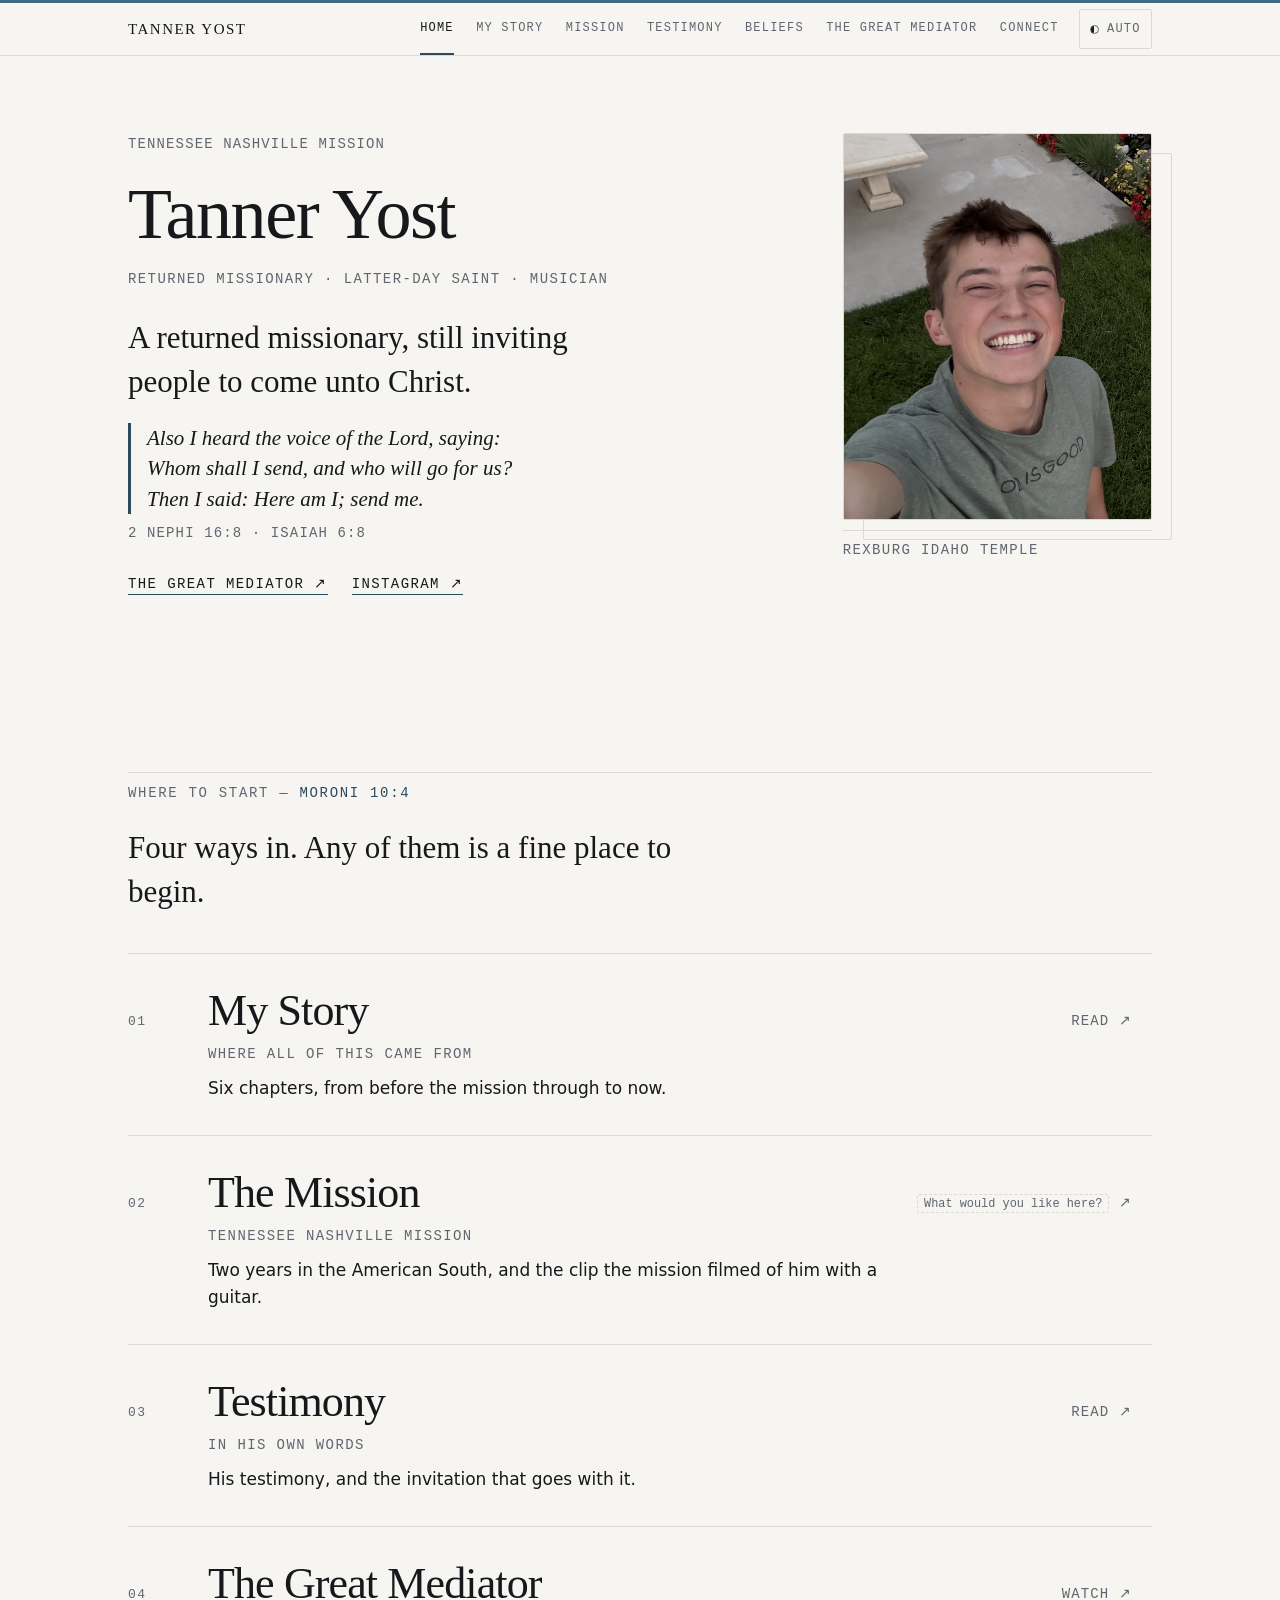
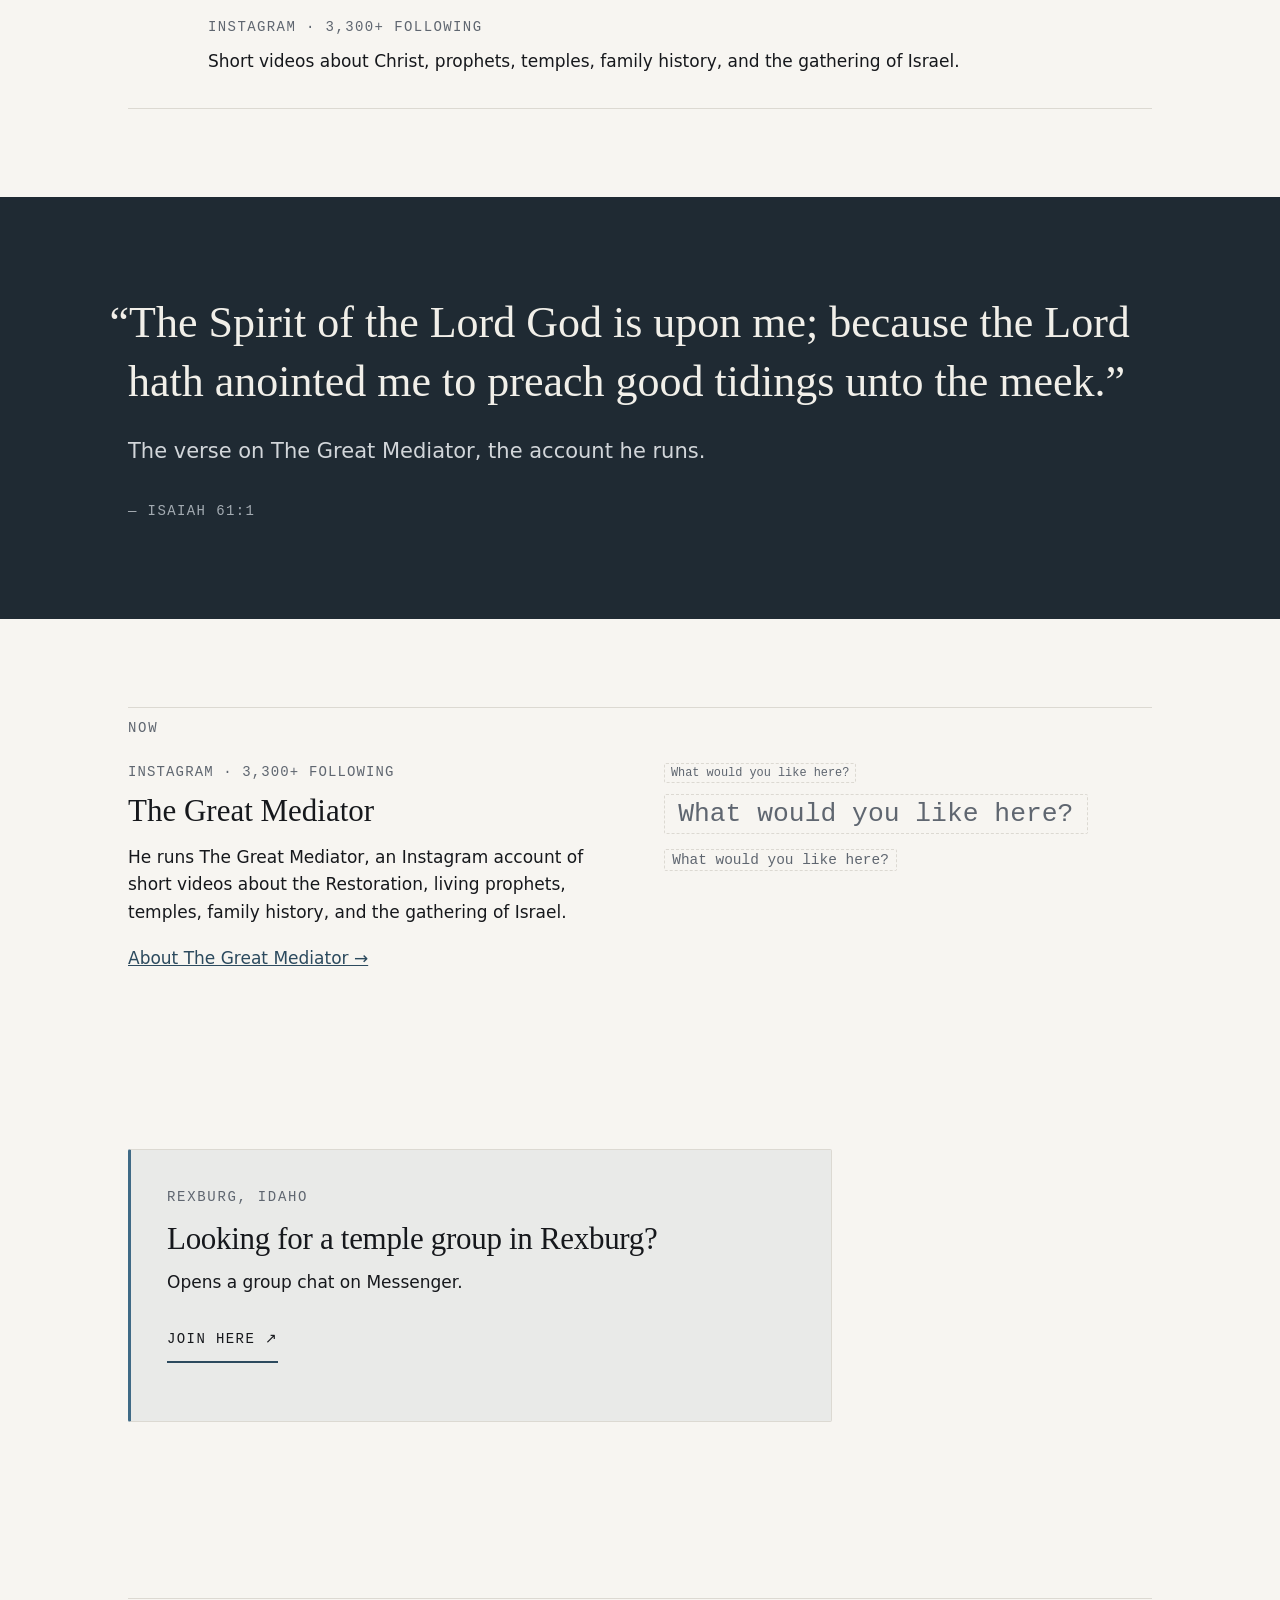
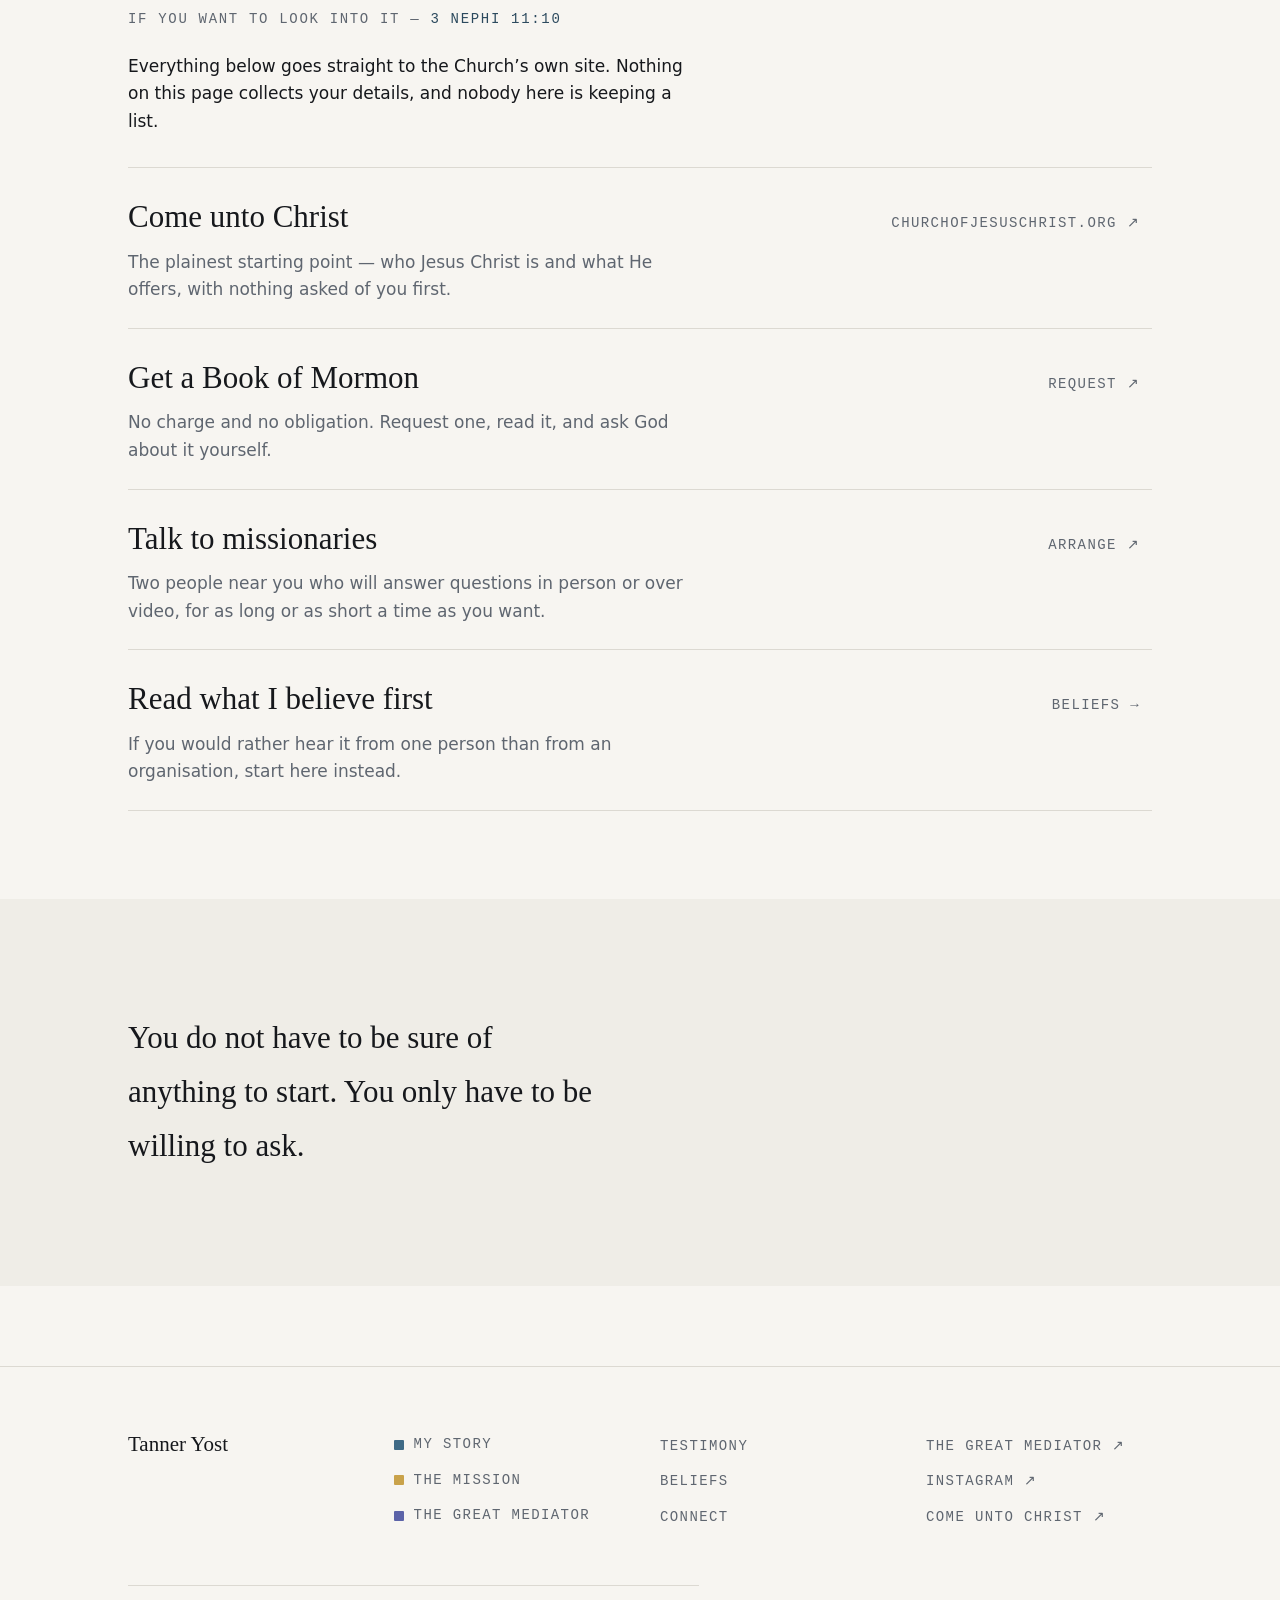
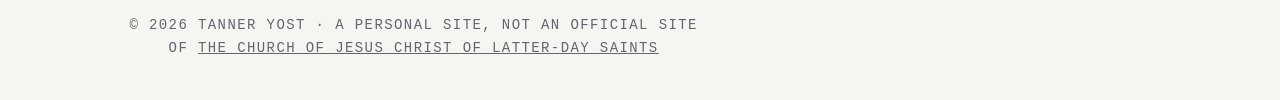
<file: index.html>
<!DOCTYPE html>
<html lang="en">
<head>
<meta charset="utf-8">
<meta name="viewport" content="width=device-width, initial-scale=1">
<title>Tanner Yost | Returned Missionary, The Church of Jesus Christ of Latter-day Saints</title>
<meta name="description" content="Tanner Yost is a returned missionary of The Church of Jesus Christ of Latter-day Saints who served in the Tennessee Nashville Mission. His story, his testimony, and an invitation to come unto Christ.">
<link rel="canonical" href="https://tanneryost.com/">
<meta property="og:type" content="website">
<meta property="og:url" content="https://tanneryost.com/">
<meta property="og:title" content="Tanner Yost">
<meta property="og:description" content="A returned missionary still doing what he was set apart to do — inviting people to come unto Christ.">
<meta property="og:image" content="https://tanneryost.com/assets/img/tanner-portrait.jpg">
<meta property="og:image:alt" content="Tanner Yost on the grounds of the Rexburg Idaho Temple.">
<meta name="twitter:card" content="summary_large_image">
<link rel="stylesheet" href="assets/css/site.css">
<script>
/* Applies a saved theme before first paint. Must stay inline and synchronous —
   an external file would let the page paint the wrong theme for a frame. */
try{var t=localStorage.getItem('theme');if(t==='light'||t==='dark')document.documentElement.setAttribute('data-theme',t);}catch(e){}
</script>
<script>
/* Arms the scroll reveal AND its safety net. `js` is what lets the CSS hide
   [data-reveal]; if reveal.js never initialises, this load handler strips it
   again so no content can stay invisible. Net first, class second — always. */
window.addEventListener('load',function(){if(document.documentElement.getAttribute('data-reveal-ready')!=='1')document.documentElement.classList.remove('js');});
document.documentElement.className+=' js';
</script>
<script src="assets/js/theme.js" defer></script>
<script src="assets/js/reveal.js" defer></script>
</head>
<body data-page="index">
<a class="skip" href="#main">Skip to content</a>

<header class="site-header">
  <div class="wrap nav-inner">
    <a class="brand" href="index.html">Tanner Yost</a>
    <div class="nav-right">
      <nav aria-label="Primary">
        <ul class="nav-links">
          <li><a href="index.html" aria-current="page">Home</a></li>
          <li><a href="story.html">My Story</a></li>
          <li><a href="mission.html">Mission</a></li>
          <li><a href="testimony.html">Testimony</a></li>
          <li><a href="beliefs.html">Beliefs</a></li>
          <li><a href="mediator.html">The Great Mediator</a></li>
          <li><a href="connect.html">Connect</a></li>
        </ul>
      </nav>
      <button id="theme-toggle" class="theme-toggle" type="button" hidden
              aria-label="Colour theme: Auto. Activate to change.">
        <span class="theme-dot" aria-hidden="true"></span><span class="theme-name">Auto</span>
      </button>
    </div>
  </div>
</header>

<main id="main">

  <div class="wrap masthead">
    <div class="grid">
      <div style="grid-column: 1 / 8;">
        <p class="meta" style="margin-bottom:1.25rem;">Tennessee Nashville Mission</p>
        <h1 style="font-size:var(--step-4); line-height:1.08;">Tanner Yost</h1>
        <p class="facets">Returned missionary &middot; Latter-day Saint &middot; Musician</p>
        <p class="lede">A returned missionary, still inviting people to come unto Christ.</p>
        <p class="motto">Also I heard the voice of the Lord, saying: Whom shall I send, and who will go for us? Then I said: Here am I; send me.</p>
        <p class="meta" style="margin:-1.25rem 0 1.75rem;">2 Nephi 16:8 &middot; Isaiah 6:8</p>
        <ul class="linkrow">
          <li><a href="https://www.instagram.com/thegreatmediator/" rel="me noopener">The Great Mediator &#8599;</a></li>
          <li><a href="https://www.instagram.com/tanner_yost21/" rel="me noopener">Instagram &#8599;</a></li>
        </ul>
      </div>
      <figure class="portrait" style="grid-column: 9 / 13; margin:0;">
        <div class="portrait-frame">
          <img src="assets/img/tanner-portrait.jpg"
               srcset="assets/img/tanner-portrait.jpg 1200w, assets/img/tanner-portrait@2x.jpg 1900w"
               sizes="(max-width: 899px) 100vw, 33vw"
               width="1200" height="1499" decoding="async"
               alt="Tanner Yost laughing, photographed on the lawn of the Rexburg Idaho Temple grounds.">
        </div>
        <figcaption class="caption">Rexburg Idaho Temple</figcaption>
      </figure>
    </div>
  </div>

  <section class="wrap" aria-labelledby="index-h">
    <h2 class="eyebrow" id="index-h">Where to start <span class="ref">Moroni 10:4</span></h2>
    <p class="lede" style="max-width:38ch; margin-bottom:2.5rem;">Four ways in. Any of them is a fine place to begin.</p>
    <div class="idx">

      <a class="idx-row" href="story.html" data-reveal>
        <span class="idx-num">01</span>
        <span>
          <span class="idx-name">My Story</span>
          <span class="idx-tag">Where all of this came from</span>
          <span class="idx-desc">Six chapters, from before the mission through to now.</span>
        </span>
        <span class="idx-when">Read &#8599;</span>
      </a>

      <a class="idx-row t-mission" href="mission.html" data-reveal>
        <span class="idx-num">02</span>
        <span>
          <span class="idx-name">The Mission</span>
          <span class="idx-tag">Tennessee Nashville Mission</span>
          <span class="idx-desc">Two years in the American South, and the clip the mission filmed of him with a guitar.</span>
        </span>
        <span class="idx-when"><span class="todo">What would you like here?</span> &#8599;</span>
      </a>

      <a class="idx-row" href="testimony.html" data-reveal>
        <span class="idx-num">03</span>
        <span>
          <span class="idx-name">Testimony</span>
          <span class="idx-tag">In his own words</span>
          <span class="idx-desc">His testimony, and the invitation that goes with it.</span>
        </span>
        <span class="idx-when">Read &#8599;</span>
      </a>

      <a class="idx-row t-mediator" href="mediator.html" data-reveal>
        <span class="idx-num">04</span>
        <span>
          <span class="idx-name">The Great Mediator</span>
          <span class="idx-tag">Instagram &middot; 3,300+ following</span>
          <span class="idx-desc">Short videos about Christ, prophets, temples, family history, and the gathering of Israel.</span>
        </span>
        <span class="idx-when">Watch &#8599;</span>
      </a>

    </div>
  </section>

  <div class="band-quote full-bleed">
    <div class="wrap">
      <blockquote>&ldquo;The Spirit of the Lord God is upon me; because the Lord hath anointed me to preach good tidings unto the meek.&rdquo;</blockquote>
      <p class="after">The verse on The Great Mediator, the account he runs.</p>
      <p class="attrib">&mdash; Isaiah 61:1</p>
    </div>
  </div>

  <section class="wrap" aria-labelledby="now-h">
    <h2 class="eyebrow" id="now-h">Now</h2>
    <div class="grid">
      <div style="grid-column: 1 / 7;" data-reveal>
        <p class="meta">Instagram &middot; 3,300+ following</p>
        <h3 style="font-family:var(--font-display); font-weight:400; font-size:var(--step-2); margin:.4rem 0 .75rem;">The Great Mediator</h3>
        <p>He runs The Great Mediator, an Instagram account of short videos about the Restoration, living prophets, temples, family history, and the gathering of Israel.</p>
        <p><a href="mediator.html">About The Great Mediator &rarr;</a></p>
      </div>
      <div style="grid-column: 7 / 13;" data-reveal>
        <p class="meta"><span class="todo">What would you like here?</span></p>
        <h3 style="font-family:var(--font-display); font-weight:400; font-size:var(--step-2); margin:.4rem 0 .75rem;"><span class="todo">What would you like here?</span></h3>
        <p><span class="todo">What would you like here?</span></p>
      </div>
    </div>
  </section>

  <section class="wrap" aria-labelledby="rexburg-h">
    <div class="cta" data-reveal>
      <p class="eyebrow" style="border-top:0; padding-top:0; margin-bottom:.75rem;">Rexburg, Idaho</p>
      <h2 id="rexburg-h">Looking for a temple group in Rexburg?</h2>
      <p>Opens a group chat on Messenger.</p>
      <p><a class="cta-go" href="https://m.me/ch/tZivarH4OEC-hcd2/" rel="noopener">Join here &#8599;</a></p>
    </div>
  </section>

  <section class="wrap" aria-labelledby="invite-h">
    <h2 class="eyebrow" id="invite-h">If you want to look into it <span class="ref">3 Nephi 11:10</span></h2>
    <p style="max-width:52ch; margin-bottom:2rem;">Everything below goes straight to the Church&rsquo;s own site. Nothing on this page collects your details, and nobody here is keeping a list.</p>
    <ul class="invite">
      <li data-reveal>
        <a href="https://www.churchofjesuschrist.org/comeuntochrist" rel="noopener">
          <span>
            <span class="what">Come unto Christ</span>
            <span class="why">The plainest starting point &mdash; who Jesus Christ is and what He offers, with nothing asked of you first.</span>
          </span>
          <span class="go">churchofjesuschrist.org &#8599;</span>
        </a>
      </li>
      <li data-reveal>
        <a href="https://www.churchofjesuschrist.org/comeuntochrist/ps/book-of-mormon-lesson" rel="noopener">
          <span>
            <span class="what">Get a Book of Mormon</span>
            <span class="why">No charge and no obligation. Request one, read it, and ask God about it yourself.</span>
          </span>
          <span class="go">Request &#8599;</span>
        </a>
      </li>
      <li data-reveal>
        <a href="https://www.churchofjesuschrist.org/comeuntochrist/ps/meet-with-missionaries" rel="noopener">
          <span>
            <span class="what">Talk to missionaries</span>
            <span class="why">Two people near you who will answer questions in person or over video, for as long or as short a time as you want.</span>
          </span>
          <span class="go">Arrange &#8599;</span>
        </a>
      </li>
      <li data-reveal>
        <a href="beliefs.html">
          <span>
            <span class="what">Read what I believe first</span>
            <span class="why">If you would rather hear it from one person than from an organisation, start here instead.</span>
          </span>
          <span class="go">Beliefs &rarr;</span>
        </a>
      </li>
    </ul>
  </section>

  <div class="band-quiet full-bleed">
    <div class="wrap">
      <p>You do not have to be sure of anything to start. You only have to be willing to ask.</p>
    </div>
  </div>

</main>

<footer class="site-footer">
  <div class="wrap">
    <div class="footer-grid">
      <div>
        <h2>Tanner Yost</h2>
      </div>
      <div>
        <ul>
          <li><a href="story.html"><span class="swatch sw-self"></span>My Story</a></li>
          <li><a href="mission.html"><span class="swatch sw-mission"></span>The Mission</a></li>
          <li><a href="mediator.html"><span class="swatch sw-mediator"></span>The Great Mediator</a></li>
        </ul>
      </div>
      <div>
        <ul>
          <li><a href="testimony.html">Testimony</a></li>
          <li><a href="beliefs.html">Beliefs</a></li>
          <li><a href="connect.html">Connect</a></li>
        </ul>
      </div>
      <div>
        <ul>
          <li><a href="https://www.instagram.com/thegreatmediator/" rel="me noopener">The Great Mediator &#8599;</a></li>
          <li><a href="https://www.instagram.com/tanner_yost21/" rel="me noopener">Instagram &#8599;</a></li>
          <li><a href="https://www.churchofjesuschrist.org/comeuntochrist" rel="noopener">Come unto Christ &#8599;</a></li>
        </ul>
      </div>
    </div>
    <p class="colophon">&copy; 2026 Tanner Yost &middot; A personal site, not an official site of <a href="https://www.churchofjesuschrist.org/" rel="noopener">The Church of Jesus Christ of Latter-day Saints</a></p>
  </div>
</footer>

</body>
</html>
</file>
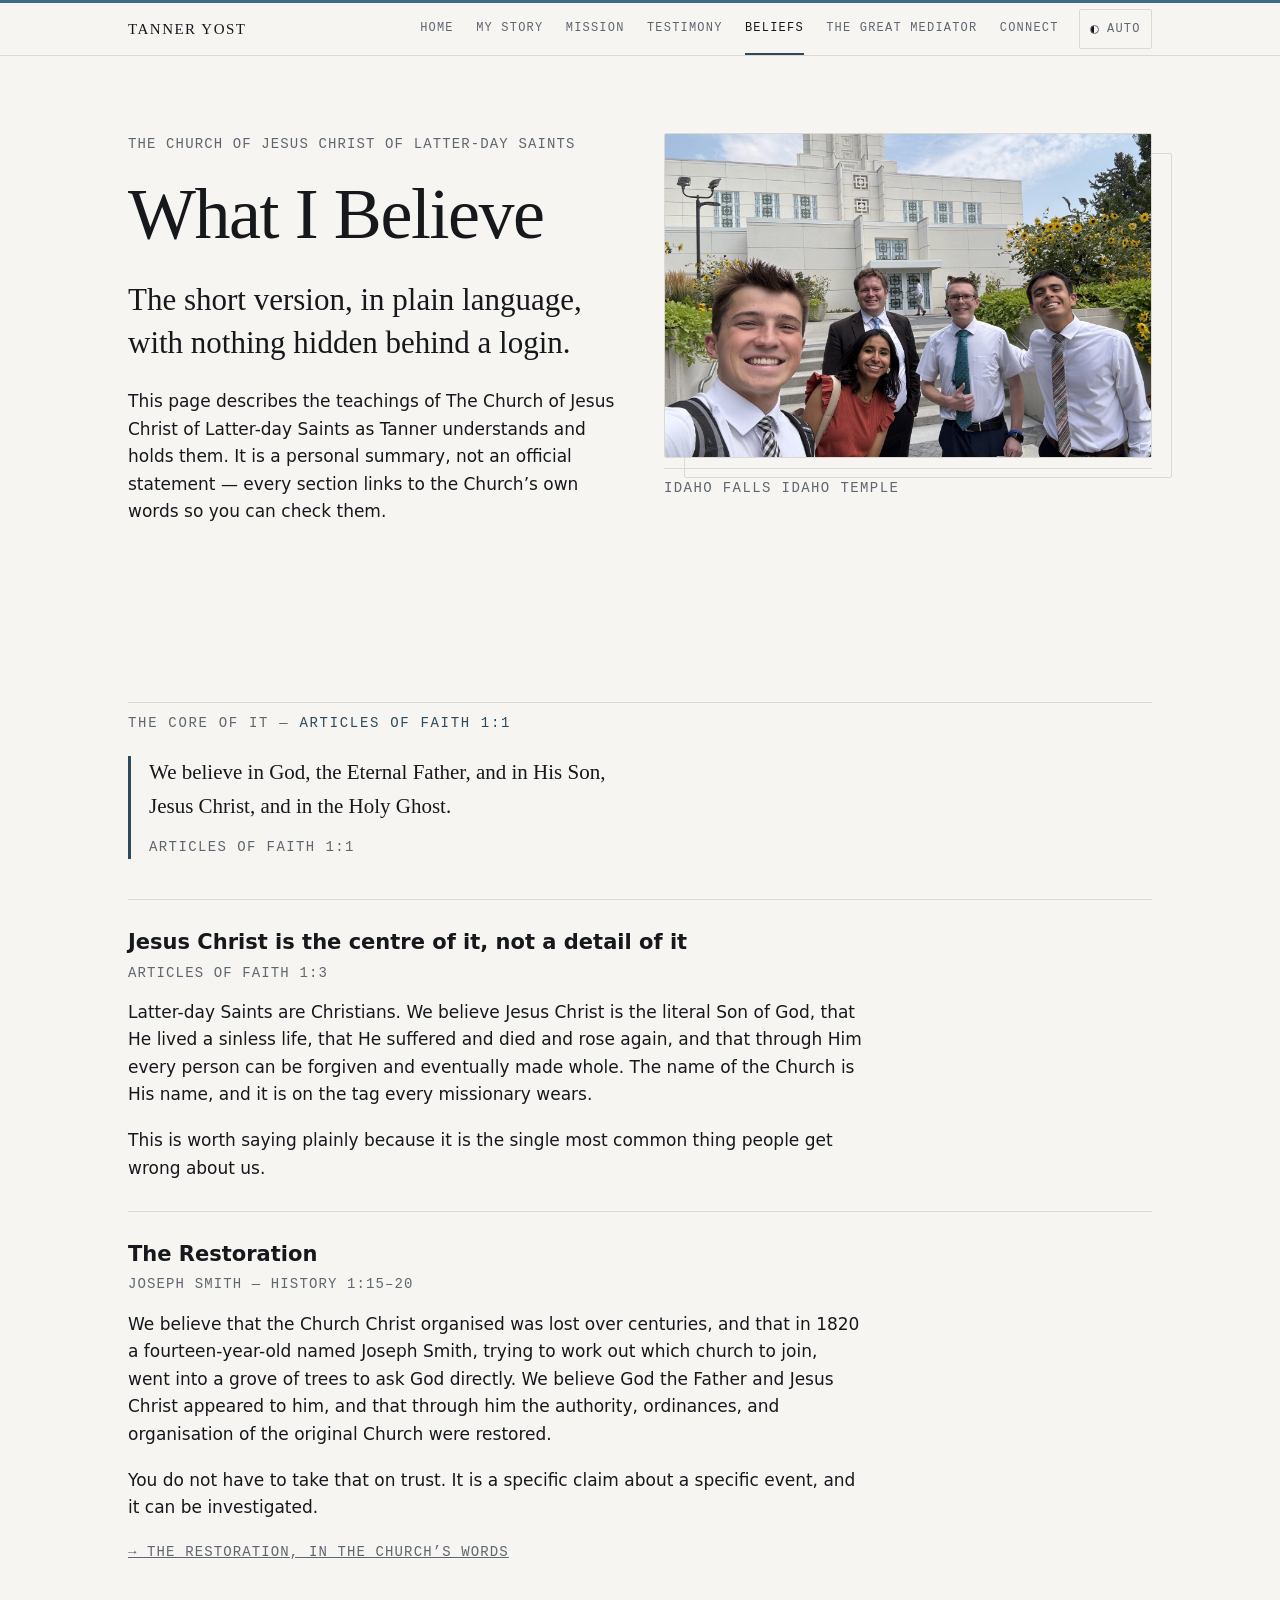
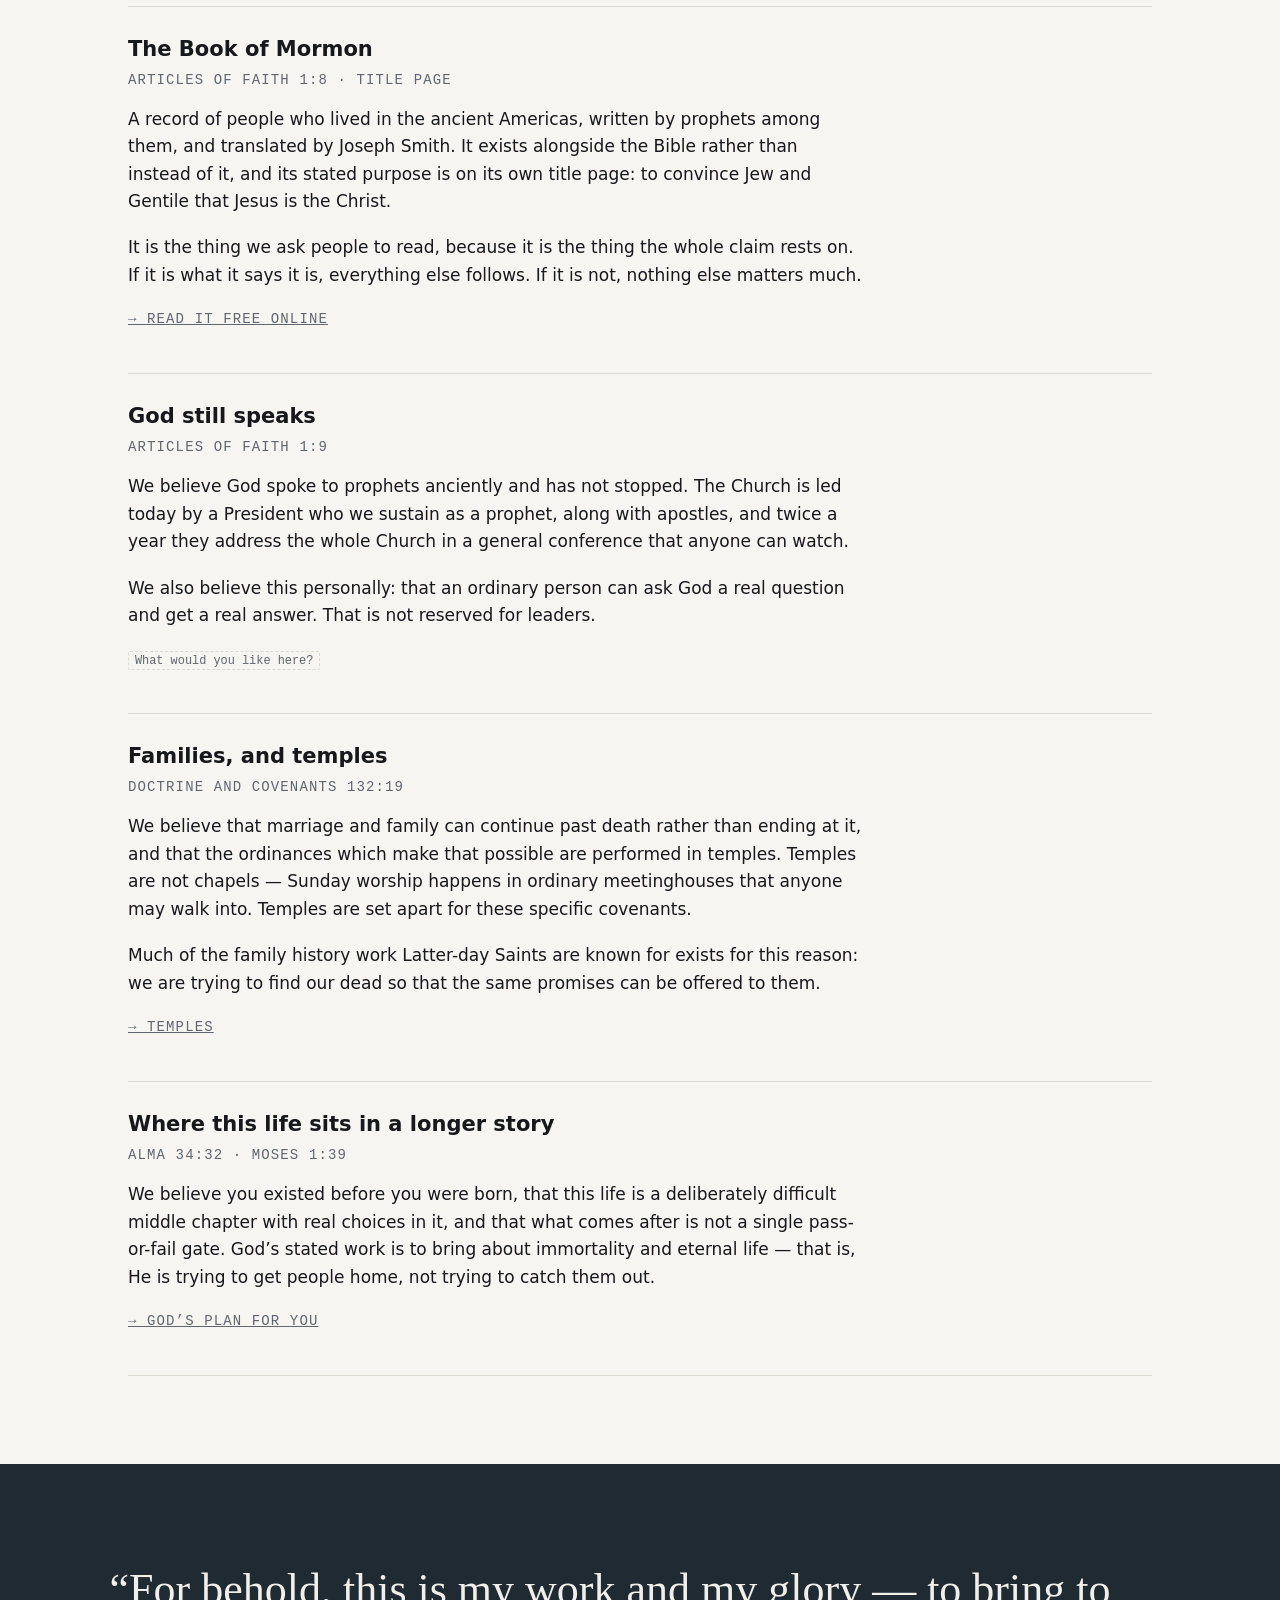
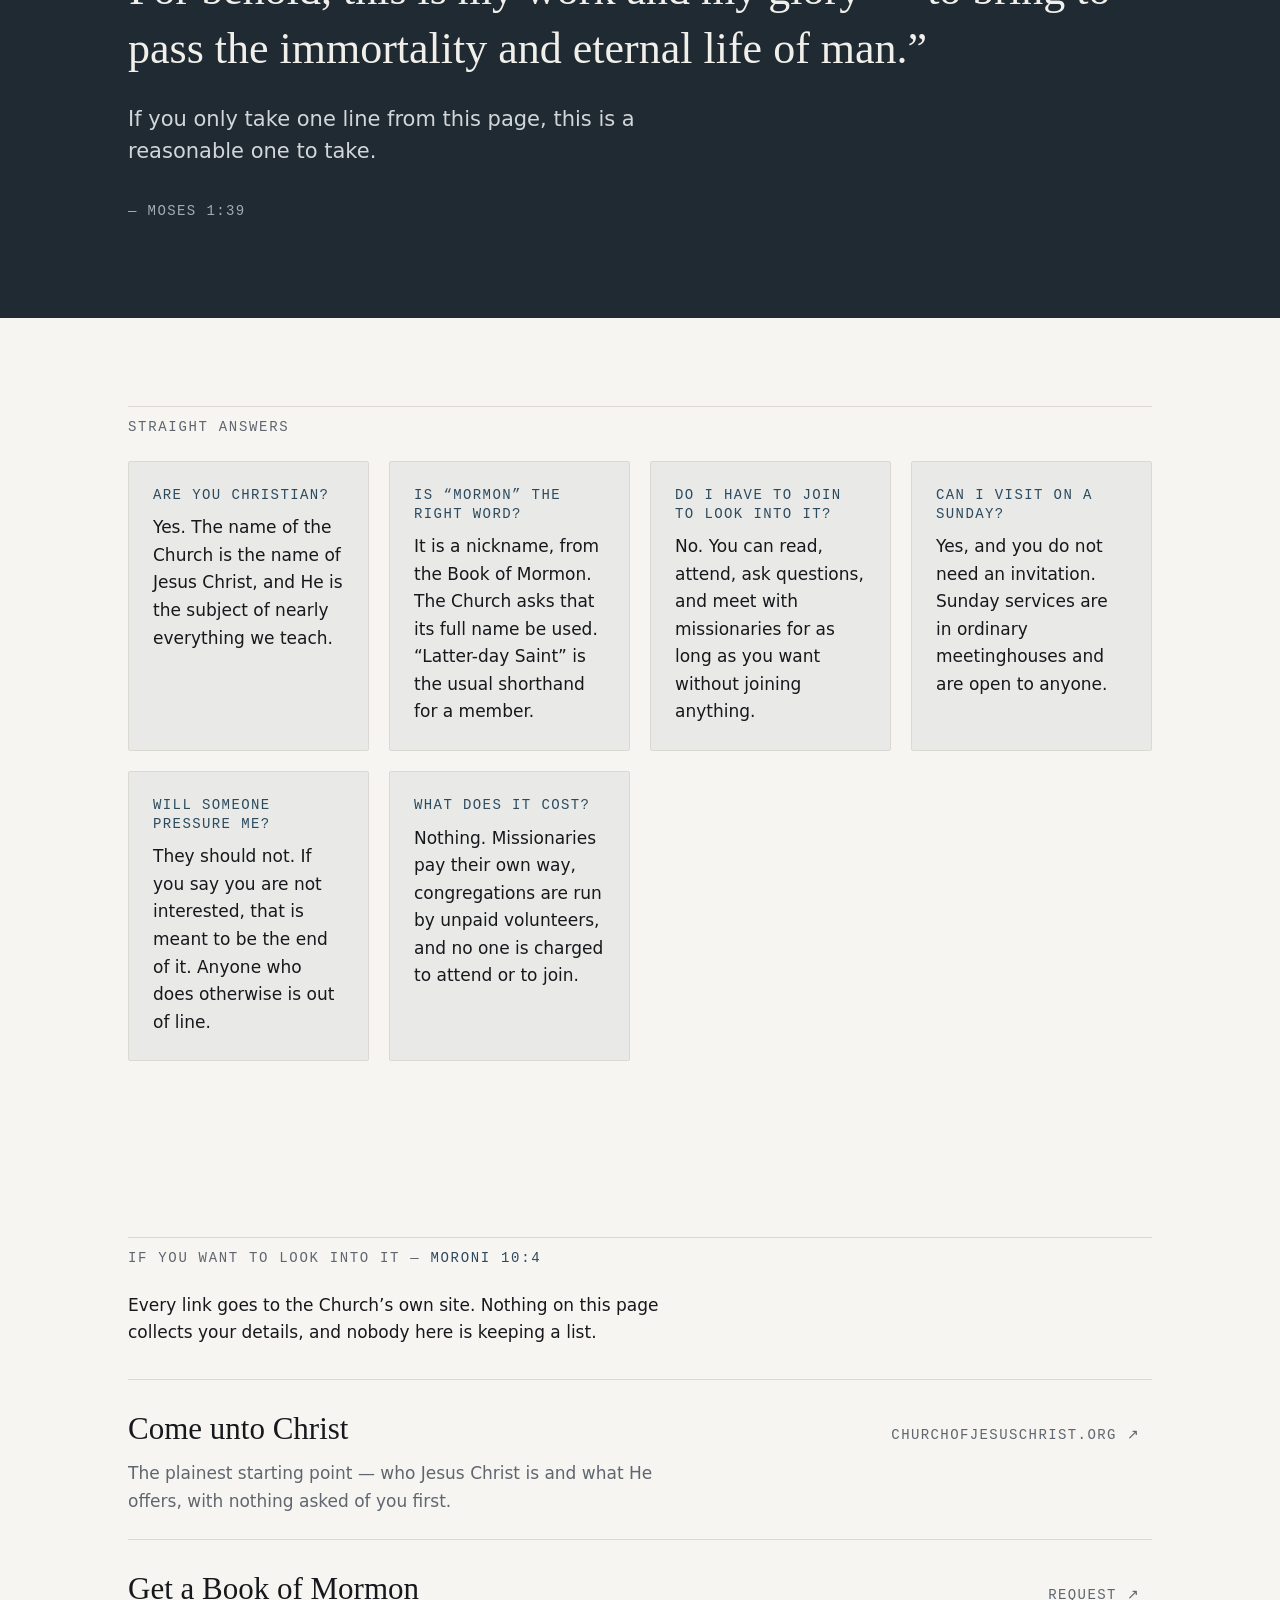
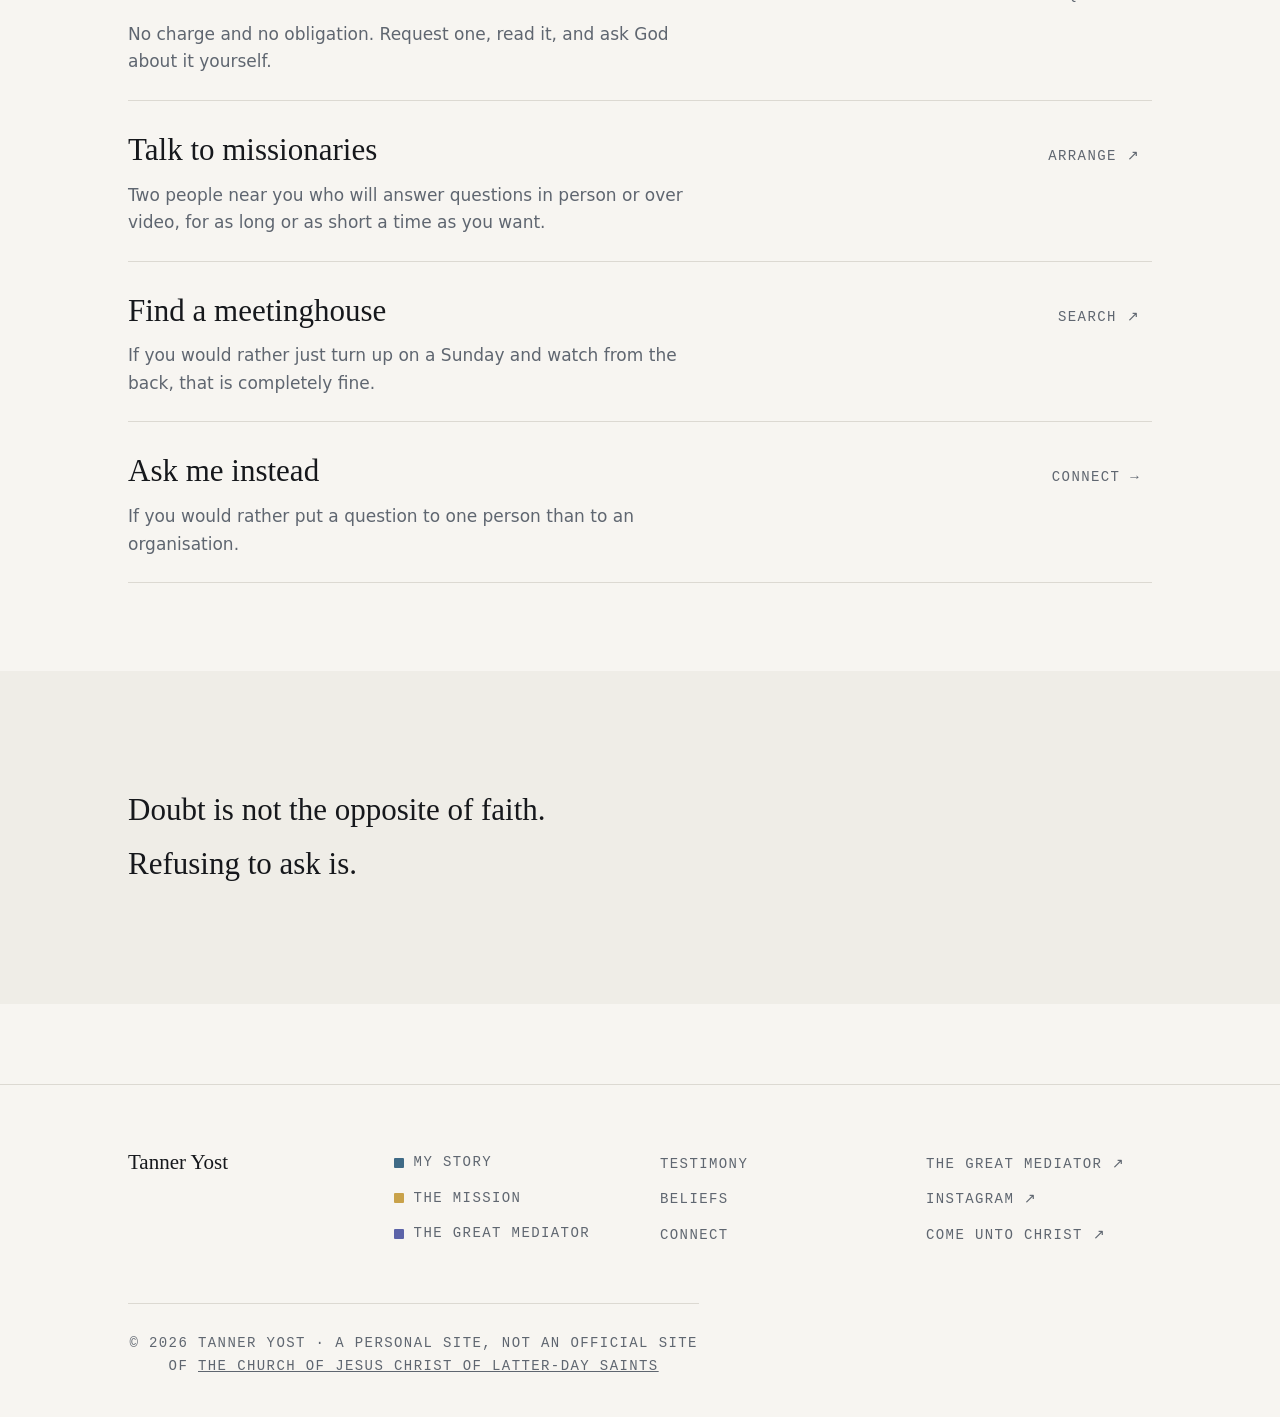
<file: beliefs.html>
<!DOCTYPE html>
<html lang="en">
<head>
<meta charset="utf-8">
<meta name="viewport" content="width=device-width, initial-scale=1">
<title>Beliefs | Tanner Yost</title>
<meta name="description" content="A plain summary of what members of The Church of Jesus Christ of Latter-day Saints believe — Jesus Christ, the Restoration, the Book of Mormon, living prophets, temples, and the plan of salvation.">
<link rel="canonical" href="https://tanneryost.com/beliefs.html">
<meta property="og:type" content="article">
<meta property="og:url" content="https://tanneryost.com/beliefs.html">
<meta property="og:title" content="Beliefs | Tanner Yost">
<meta property="og:description" content="What Latter-day Saints actually believe, in plain language.">
<meta property="og:image" content="https://tanneryost.com/assets/img/temple-idaho-falls.jpg">
<meta property="og:image:alt" content="Tanner Yost and friends at the Idaho Falls Idaho Temple.">
<meta name="twitter:card" content="summary_large_image">
<link rel="stylesheet" href="assets/css/site.css">
<script>
/* Applies a saved theme before first paint. Must stay inline and synchronous —
   an external file would let the page paint the wrong theme for a frame. */
try{var t=localStorage.getItem('theme');if(t==='light'||t==='dark')document.documentElement.setAttribute('data-theme',t);}catch(e){}
</script>
<script>
/* Arms the scroll reveal AND its safety net. `js` is what lets the CSS hide
   [data-reveal]; if reveal.js never initialises, this load handler strips it
   again so no content can stay invisible. Net first, class second — always. */
window.addEventListener('load',function(){if(document.documentElement.getAttribute('data-reveal-ready')!=='1')document.documentElement.classList.remove('js');});
document.documentElement.className+=' js';
</script>
<script src="assets/js/theme.js" defer></script>
<script src="assets/js/reveal.js" defer></script>
</head>
<body data-page="beliefs">
<a class="skip" href="#main">Skip to content</a>

<header class="site-header">
  <div class="wrap nav-inner">
    <a class="brand" href="index.html">Tanner Yost</a>
    <div class="nav-right">
      <nav aria-label="Primary">
        <ul class="nav-links">
          <li><a href="index.html">Home</a></li>
          <li><a href="story.html">My Story</a></li>
          <li><a href="mission.html">Mission</a></li>
          <li><a href="testimony.html">Testimony</a></li>
          <li><a href="beliefs.html" aria-current="page">Beliefs</a></li>
          <li><a href="mediator.html">The Great Mediator</a></li>
          <li><a href="connect.html">Connect</a></li>
        </ul>
      </nav>
      <button id="theme-toggle" class="theme-toggle" type="button" hidden
              aria-label="Colour theme: Auto. Activate to change.">
        <span class="theme-dot" aria-hidden="true"></span><span class="theme-name">Auto</span>
      </button>
    </div>
  </div>
</header>

<main id="main">

  <div class="wrap masthead">
    <div class="grid">
      <div style="grid-column: 1 / 7;">
        <p class="meta" style="margin-bottom:1.25rem;">The Church of Jesus Christ of Latter-day Saints</p>
        <h1 style="font-size:var(--step-4); line-height:1.08;">What I Believe</h1>
        <p class="lede" style="margin-top:1.5rem; max-width:38ch;">The short version, in plain language, with nothing hidden behind a login.</p>
        <p style="margin-top:1.5rem;">This page describes the teachings of The Church of Jesus Christ of Latter-day Saints as Tanner understands and holds them. It is a personal summary, not an official statement &mdash; every section links to the Church&rsquo;s own words so you can check them.</p>
      </div>
      <figure class="feature" style="grid-column: 7 / 13;">
        <div class="feature-frame">
          <img src="assets/img/temple-idaho-falls.jpg"
               srcset="assets/img/temple-idaho-falls.jpg 1600w, assets/img/temple-idaho-falls@2x.jpg 2400w"
               sizes="(max-width: 899px) 100vw, 50vw"
               width="1600" height="1067" decoding="async"
               alt="Tanner Yost and four friends in Sunday dress on the steps of the art deco Idaho Falls Idaho Temple.">
        </div>
        <figcaption class="caption">Idaho Falls Idaho Temple</figcaption>
      </figure>
    </div>
  </div>

  <section class="wrap" aria-labelledby="core-h">
    <h2 class="eyebrow" id="core-h">The core of it <span class="ref">Articles of Faith 1:1</span></h2>
    <blockquote class="verse" style="margin-bottom:2.5rem;">
      <p>We believe in God, the Eternal Father, and in His Son, Jesus Christ, and in the Holy Ghost.</p>
      <cite>Articles of Faith 1:1</cite>
    </blockquote>

    <ul class="roles">
      <li data-reveal>
        <h3>Jesus Christ is the centre of it, not a detail of it</h3>
        <p class="meta">Articles of Faith 1:3</p>
        <p style="margin-top:.9rem;">Latter-day Saints are Christians. We believe Jesus Christ is the literal Son of God, that He lived a sinless life, that He suffered and died and rose again, and that through Him every person can be forgiven and eventually made whole. The name of the Church is His name, and it is on the tag every missionary wears.</p>
        <p>This is worth saying plainly because it is the single most common thing people get wrong about us.</p>
      </li>
      <li data-reveal>
        <h3>The Restoration</h3>
        <p class="meta">Joseph Smith &mdash; History 1:15&ndash;20</p>
        <p style="margin-top:.9rem;">We believe that the Church Christ organised was lost over centuries, and that in 1820 a fourteen-year-old named Joseph Smith, trying to work out which church to join, went into a grove of trees to ask God directly. We believe God the Father and Jesus Christ appeared to him, and that through him the authority, ordinances, and organisation of the original Church were restored.</p>
        <p>You do not have to take that on trust. It is a specific claim about a specific event, and it can be investigated.</p>
        <p class="meta" style="margin-top:.9rem;"><a href="https://www.churchofjesuschrist.org/comeuntochrist/believe/restoration" rel="noopener" style="color:inherit;">&rarr; The Restoration, in the Church&rsquo;s words</a></p>
      </li>
      <li data-reveal>
        <h3>The Book of Mormon</h3>
        <p class="meta">Articles of Faith 1:8 &middot; Title page</p>
        <p style="margin-top:.9rem;">A record of people who lived in the ancient Americas, written by prophets among them, and translated by Joseph Smith. It exists alongside the Bible rather than instead of it, and its stated purpose is on its own title page: to convince Jew and Gentile that Jesus is the Christ.</p>
        <p>It is the thing we ask people to read, because it is the thing the whole claim rests on. If it is what it says it is, everything else follows. If it is not, nothing else matters much.</p>
        <p class="meta" style="margin-top:.9rem;"><a href="https://www.churchofjesuschrist.org/study/scriptures/bofm" rel="noopener" style="color:inherit;">&rarr; Read it free online</a></p>
      </li>
      <li data-reveal>
        <h3>God still speaks</h3>
        <p class="meta">Articles of Faith 1:9</p>
        <p style="margin-top:.9rem;">We believe God spoke to prophets anciently and has not stopped. The Church is led today by a President who we sustain as a prophet, along with apostles, and twice a year they address the whole Church in a general conference that anyone can watch.</p>
        <p>We also believe this personally: that an ordinary person can ask God a real question and get a real answer. That is not reserved for leaders.</p>
        <p class="meta" style="margin-top:.9rem;"><span class="todo">What would you like here?</span></p>
      </li>
      <li data-reveal>
        <h3>Families, and temples</h3>
        <p class="meta">Doctrine and Covenants 132:19</p>
        <p style="margin-top:.9rem;">We believe that marriage and family can continue past death rather than ending at it, and that the ordinances which make that possible are performed in temples. Temples are not chapels &mdash; Sunday worship happens in ordinary meetinghouses that anyone may walk into. Temples are set apart for these specific covenants.</p>
        <p>Much of the family history work Latter-day Saints are known for exists for this reason: we are trying to find our dead so that the same promises can be offered to them.</p>
        <p class="meta" style="margin-top:.9rem;"><a href="https://www.churchofjesuschrist.org/temples" rel="noopener" style="color:inherit;">&rarr; Temples</a></p>
      </li>
      <li data-reveal>
        <h3>Where this life sits in a longer story</h3>
        <p class="meta">Alma 34:32 &middot; Moses 1:39</p>
        <p style="margin-top:.9rem;">We believe you existed before you were born, that this life is a deliberately difficult middle chapter with real choices in it, and that what comes after is not a single pass-or-fail gate. God&rsquo;s stated work is to bring about immortality and eternal life &mdash; that is, He is trying to get people home, not trying to catch them out.</p>
        <p class="meta" style="margin-top:.9rem;"><a href="https://www.churchofjesuschrist.org/comeuntochrist/believe/life-has-purpose" rel="noopener" style="color:inherit;">&rarr; God&rsquo;s plan for you</a></p>
      </li>
    </ul>
  </section>

  <div class="band-quote full-bleed">
    <div class="wrap">
      <blockquote>&ldquo;For behold, this is my work and my glory &mdash; to bring to pass the immortality and eternal life of man.&rdquo;</blockquote>
      <p class="after">If you only take one line from this page, this is a reasonable one to take.</p>
      <p class="attrib">&mdash; Moses 1:39</p>
    </div>
  </div>

  <section class="wrap" aria-labelledby="straight-h">
    <h2 class="eyebrow" id="straight-h">Straight answers</h2>
    <ul class="cards">
      <li>
        <h3>Are you Christian?</h3>
        <p>Yes. The name of the Church is the name of Jesus Christ, and He is the subject of nearly everything we teach.</p>
      </li>
      <li>
        <h3>Is &ldquo;Mormon&rdquo; the right word?</h3>
        <p>It is a nickname, from the Book of Mormon. The Church asks that its full name be used. &ldquo;Latter-day Saint&rdquo; is the usual shorthand for a member.</p>
      </li>
      <li>
        <h3>Do I have to join to look into it?</h3>
        <p>No. You can read, attend, ask questions, and meet with missionaries for as long as you want without joining anything.</p>
      </li>
      <li>
        <h3>Can I visit on a Sunday?</h3>
        <p>Yes, and you do not need an invitation. Sunday services are in ordinary meetinghouses and are open to anyone.</p>
      </li>
      <li>
        <h3>Will someone pressure me?</h3>
        <p>They should not. If you say you are not interested, that is meant to be the end of it. Anyone who does otherwise is out of line.</p>
      </li>
      <li>
        <h3>What does it cost?</h3>
        <p>Nothing. Missionaries pay their own way, congregations are run by unpaid volunteers, and no one is charged to attend or to join.</p>
      </li>
    </ul>
  </section>

  <section class="wrap" aria-labelledby="invite-h">
    <h2 class="eyebrow" id="invite-h">If you want to look into it <span class="ref">Moroni 10:4</span></h2>
    <p style="max-width:52ch; margin-bottom:2rem;">Every link goes to the Church&rsquo;s own site. Nothing on this page collects your details, and nobody here is keeping a list.</p>
    <ul class="invite">
      <li data-reveal>
        <a href="https://www.churchofjesuschrist.org/comeuntochrist" rel="noopener">
          <span>
            <span class="what">Come unto Christ</span>
            <span class="why">The plainest starting point &mdash; who Jesus Christ is and what He offers, with nothing asked of you first.</span>
          </span>
          <span class="go">churchofjesuschrist.org &#8599;</span>
        </a>
      </li>
      <li data-reveal>
        <a href="https://www.churchofjesuschrist.org/comeuntochrist/ps/book-of-mormon-lesson" rel="noopener">
          <span>
            <span class="what">Get a Book of Mormon</span>
            <span class="why">No charge and no obligation. Request one, read it, and ask God about it yourself.</span>
          </span>
          <span class="go">Request &#8599;</span>
        </a>
      </li>
      <li data-reveal>
        <a href="https://www.churchofjesuschrist.org/comeuntochrist/ps/meet-with-missionaries" rel="noopener">
          <span>
            <span class="what">Talk to missionaries</span>
            <span class="why">Two people near you who will answer questions in person or over video, for as long or as short a time as you want.</span>
          </span>
          <span class="go">Arrange &#8599;</span>
        </a>
      </li>
      <li data-reveal>
        <a href="https://maps.churchofjesuschrist.org/" rel="noopener">
          <span>
            <span class="what">Find a meetinghouse</span>
            <span class="why">If you would rather just turn up on a Sunday and watch from the back, that is completely fine.</span>
          </span>
          <span class="go">Search &#8599;</span>
        </a>
      </li>
      <li data-reveal>
        <a href="connect.html">
          <span>
            <span class="what">Ask me instead</span>
            <span class="why">If you would rather put a question to one person than to an organisation.</span>
          </span>
          <span class="go">Connect &rarr;</span>
        </a>
      </li>
    </ul>
  </section>

  <div class="band-quiet full-bleed">
    <div class="wrap">
      <p>Doubt is not the opposite of faith. Refusing to ask is.</p>
    </div>
  </div>

</main>

<footer class="site-footer">
  <div class="wrap">
    <div class="footer-grid">
      <div>
        <h2>Tanner Yost</h2>
      </div>
      <div>
        <ul>
          <li><a href="story.html"><span class="swatch sw-self"></span>My Story</a></li>
          <li><a href="mission.html"><span class="swatch sw-mission"></span>The Mission</a></li>
          <li><a href="mediator.html"><span class="swatch sw-mediator"></span>The Great Mediator</a></li>
        </ul>
      </div>
      <div>
        <ul>
          <li><a href="testimony.html">Testimony</a></li>
          <li><a href="beliefs.html">Beliefs</a></li>
          <li><a href="connect.html">Connect</a></li>
        </ul>
      </div>
      <div>
        <ul>
          <li><a href="https://www.instagram.com/thegreatmediator/" rel="me noopener">The Great Mediator &#8599;</a></li>
          <li><a href="https://www.instagram.com/tanner_yost21/" rel="me noopener">Instagram &#8599;</a></li>
          <li><a href="https://www.churchofjesuschrist.org/comeuntochrist" rel="noopener">Come unto Christ &#8599;</a></li>
        </ul>
      </div>
    </div>
    <p class="colophon">&copy; 2026 Tanner Yost &middot; A personal site, not an official site of <a href="https://www.churchofjesuschrist.org/" rel="noopener">The Church of Jesus Christ of Latter-day Saints</a></p>
  </div>
</footer>

</body>
</html>
</file>
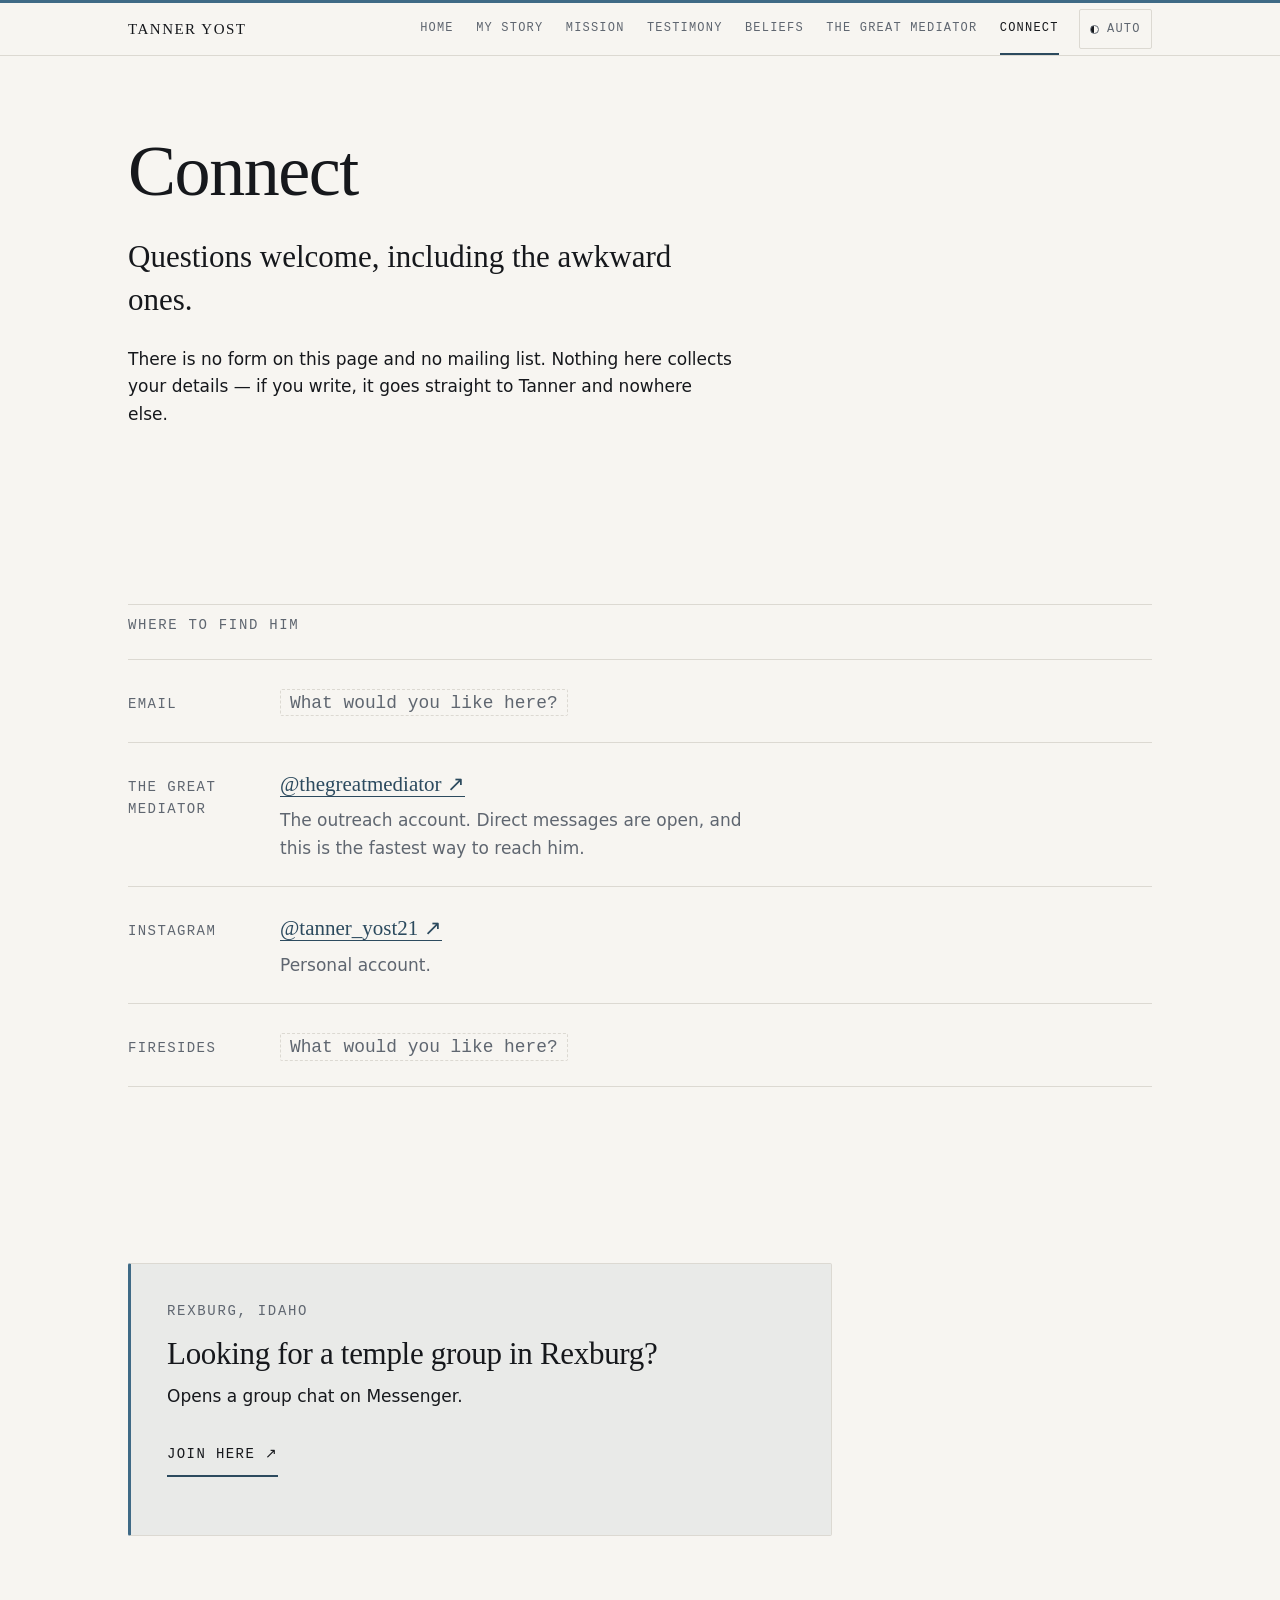
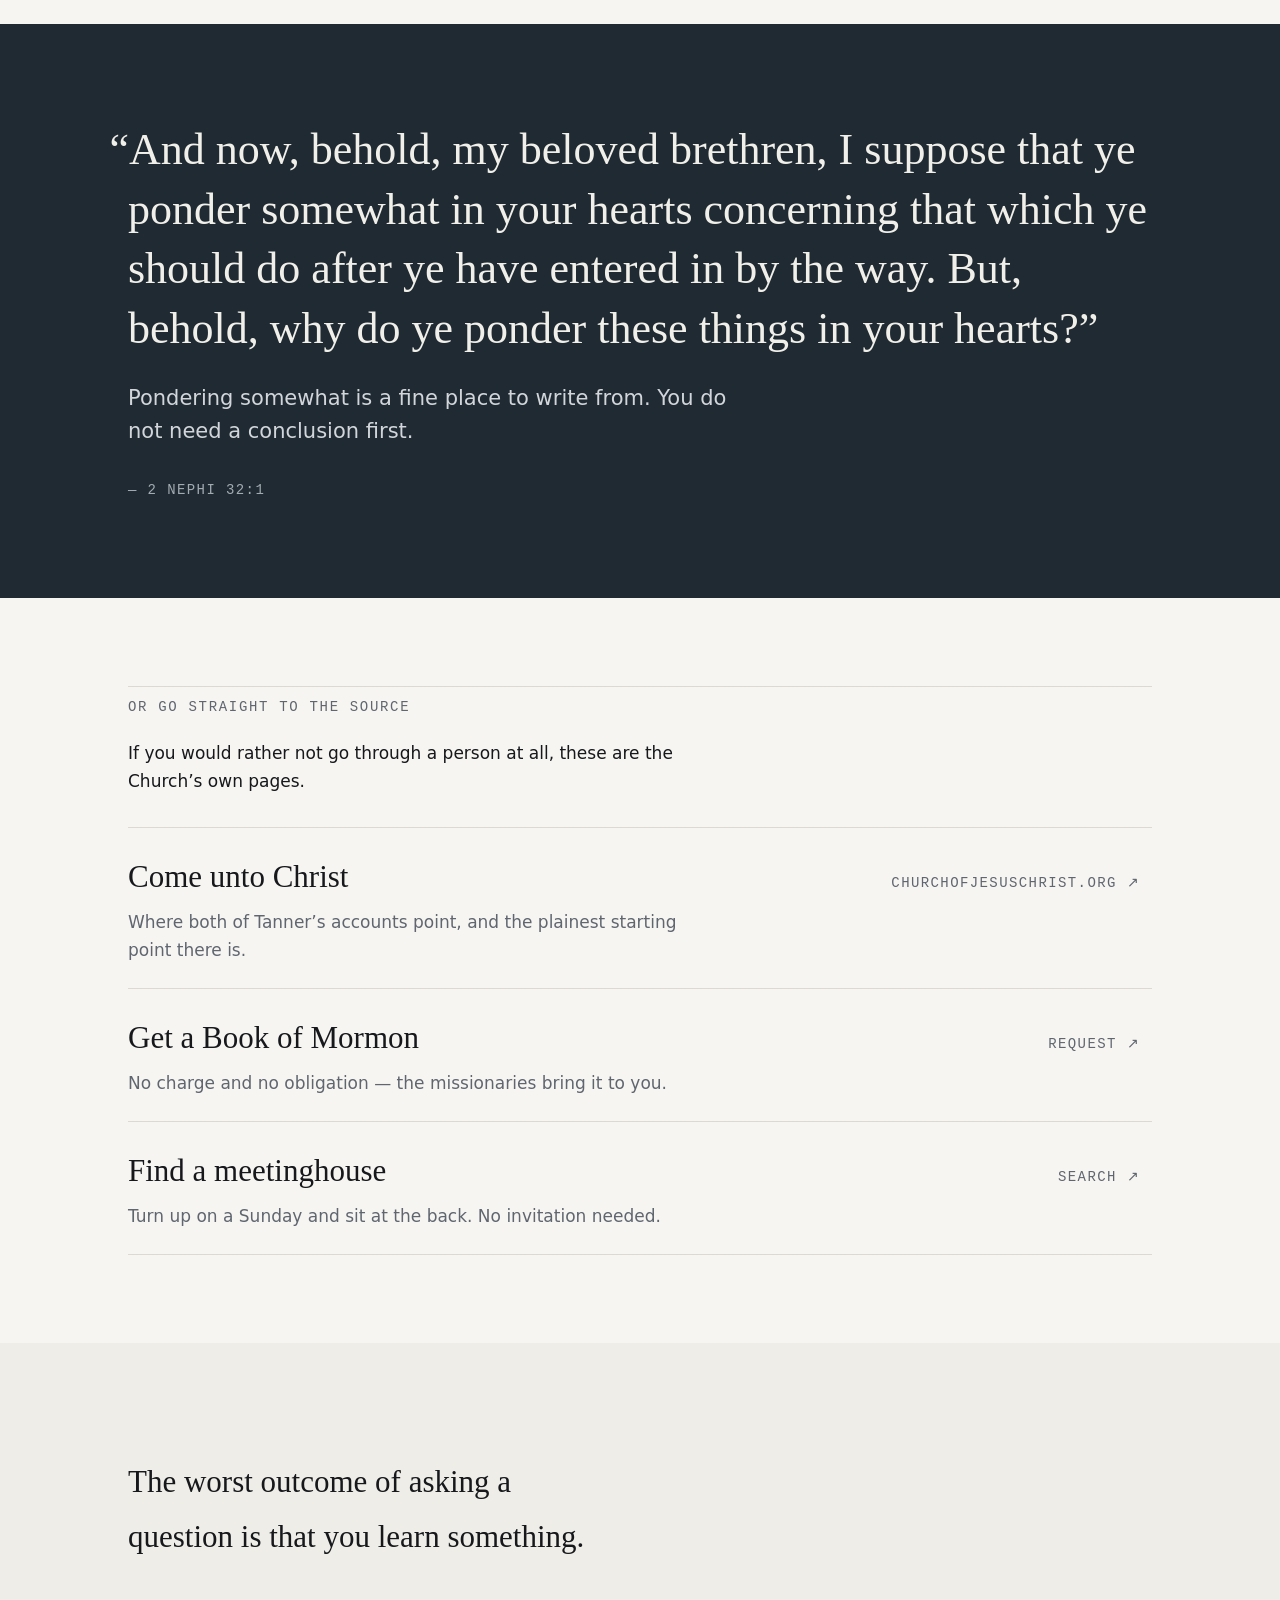
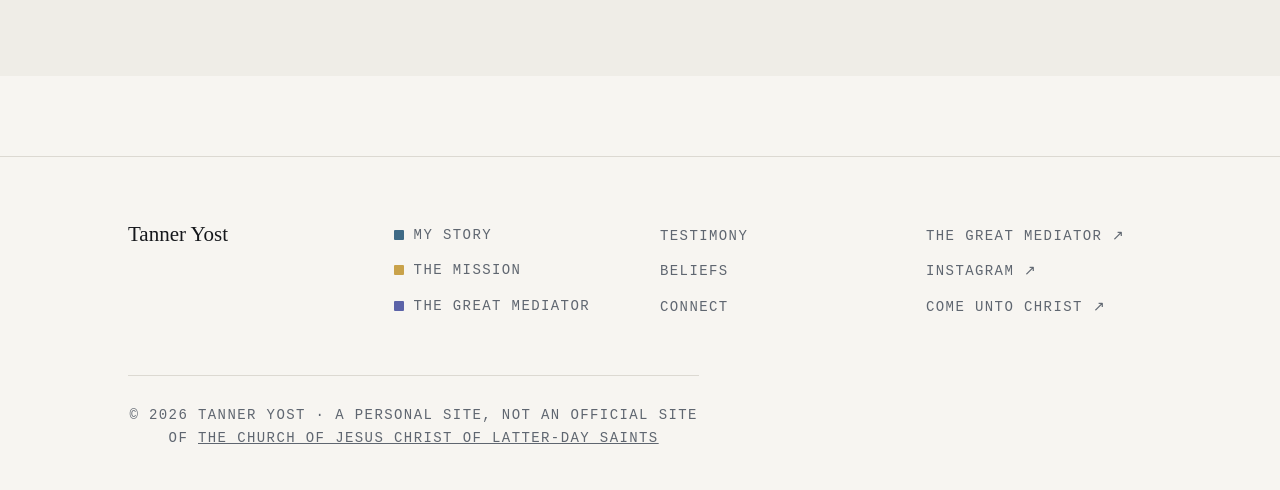
<file: connect.html>
<!DOCTYPE html>
<html lang="en">
<head>
<meta charset="utf-8">
<meta name="viewport" content="width=device-width, initial-scale=1">
<title>Connect | Tanner Yost</title>
<meta name="description" content="Get in touch with Tanner Yost — questions about the Church of Jesus Christ of Latter-day Saints, firesides and speaking, or just a conversation.">
<link rel="canonical" href="https://tanneryost.com/connect.html">
<meta property="og:type" content="website">
<meta property="og:url" content="https://tanneryost.com/connect.html">
<meta property="og:title" content="Connect | Tanner Yost">
<meta property="og:description" content="Questions welcome. No sales pitch on the other end.">
<meta property="og:image" content="https://tanneryost.com/assets/img/temple-rexburg.jpg">
<meta property="og:image:alt" content="Tanner Yost and friends outside the Rexburg Idaho Temple at dusk.">
<meta name="twitter:card" content="summary_large_image">
<link rel="stylesheet" href="assets/css/site.css">
<script>
/* Applies a saved theme before first paint. Must stay inline and synchronous —
   an external file would let the page paint the wrong theme for a frame. */
try{var t=localStorage.getItem('theme');if(t==='light'||t==='dark')document.documentElement.setAttribute('data-theme',t);}catch(e){}
</script>
<script>
/* Arms the scroll reveal AND its safety net. `js` is what lets the CSS hide
   [data-reveal]; if reveal.js never initialises, this load handler strips it
   again so no content can stay invisible. Net first, class second — always. */
window.addEventListener('load',function(){if(document.documentElement.getAttribute('data-reveal-ready')!=='1')document.documentElement.classList.remove('js');});
document.documentElement.className+=' js';
</script>
<script src="assets/js/theme.js" defer></script>
<script src="assets/js/reveal.js" defer></script>
</head>
<body data-page="connect">
<a class="skip" href="#main">Skip to content</a>

<header class="site-header">
  <div class="wrap nav-inner">
    <a class="brand" href="index.html">Tanner Yost</a>
    <div class="nav-right">
      <nav aria-label="Primary">
        <ul class="nav-links">
          <li><a href="index.html">Home</a></li>
          <li><a href="story.html">My Story</a></li>
          <li><a href="mission.html">Mission</a></li>
          <li><a href="testimony.html">Testimony</a></li>
          <li><a href="beliefs.html">Beliefs</a></li>
          <li><a href="mediator.html">The Great Mediator</a></li>
          <li><a href="connect.html" aria-current="page">Connect</a></li>
        </ul>
      </nav>
      <button id="theme-toggle" class="theme-toggle" type="button" hidden
              aria-label="Colour theme: Auto. Activate to change.">
        <span class="theme-dot" aria-hidden="true"></span><span class="theme-name">Auto</span>
      </button>
    </div>
  </div>
</header>

<main id="main">

  <div class="wrap masthead">
    <div class="grid">
      <div style="grid-column: 1 / 9;">
        <h1 style="font-size:var(--step-4); line-height:1.08;">Connect</h1>
        <p class="lede" style="margin-top:1.5rem; max-width:36ch;">Questions welcome, including the awkward ones.</p>
        <p style="margin-top:1.5rem; max-width:56ch;">There is no form on this page and no mailing list. Nothing here collects your details &mdash; if you write, it goes straight to Tanner and nowhere else.</p>
      </div>
    </div>
  </div>

  <section class="wrap" aria-labelledby="reach-h">
    <h2 class="eyebrow" id="reach-h">Where to find him</h2>
    <ul class="contact-list">
      <li>
        <span class="k">Email</span>
        <span class="v">
          <span class="todo">What would you like here?</span>
        </span>
      </li>
      <li>
        <span class="k">The Great Mediator</span>
        <span class="v">
          <a href="https://www.instagram.com/thegreatmediator/" rel="me noopener">&#64;thegreatmediator &#8599;</a>
          <span class="note">The outreach account. Direct messages are open, and this is the fastest way to reach him.</span>
        </span>
      </li>
      <li>
        <span class="k">Instagram</span>
        <span class="v">
          <a href="https://www.instagram.com/tanner_yost21/" rel="me noopener">&#64;tanner_yost21 &#8599;</a>
          <span class="note">Personal account.</span>
        </span>
      </li>
      <li>
        <span class="k">Firesides</span>
        <span class="v">
          <span class="todo">What would you like here?</span>
        </span>
      </li>
    </ul>
  </section>

  <section class="wrap" aria-labelledby="rexburg-h">
    <div class="cta" data-reveal>
      <p class="eyebrow" style="border-top:0; padding-top:0; margin-bottom:.75rem;">Rexburg, Idaho</p>
      <h2 id="rexburg-h">Looking for a temple group in Rexburg?</h2>
      <p>Opens a group chat on Messenger.</p>
      <p><a class="cta-go" href="https://m.me/ch/tZivarH4OEC-hcd2/" rel="noopener">Join here &#8599;</a></p>
    </div>
  </section>

  <div class="band-quote full-bleed">
    <div class="wrap">
      <blockquote>&ldquo;And now, behold, my beloved brethren, I suppose that ye ponder somewhat in your hearts concerning that which ye should do after ye have entered in by the way. But, behold, why do ye ponder these things in your hearts?&rdquo;</blockquote>
      <p class="after">Pondering somewhat is a fine place to write from. You do not need a conclusion first.</p>
      <p class="attrib">&mdash; 2 Nephi 32:1</p>
    </div>
  </div>

  <section class="wrap" aria-labelledby="direct-h">
    <h2 class="eyebrow" id="direct-h">Or go straight to the source</h2>
    <p style="max-width:52ch; margin-bottom:2rem;">If you would rather not go through a person at all, these are the Church&rsquo;s own pages.</p>
    <ul class="invite">
      <li data-reveal>
        <a href="https://www.churchofjesuschrist.org/comeuntochrist" rel="noopener">
          <span>
            <span class="what">Come unto Christ</span>
            <span class="why">Where both of Tanner&rsquo;s accounts point, and the plainest starting point there is.</span>
          </span>
          <span class="go">churchofjesuschrist.org &#8599;</span>
        </a>
      </li>
      <li data-reveal>
        <a href="https://www.churchofjesuschrist.org/comeuntochrist/ps/book-of-mormon-lesson" rel="noopener">
          <span>
            <span class="what">Get a Book of Mormon</span>
            <span class="why">No charge and no obligation &mdash; the missionaries bring it to you.</span>
          </span>
          <span class="go">Request &#8599;</span>
        </a>
      </li>
      <li data-reveal>
        <a href="https://maps.churchofjesuschrist.org/" rel="noopener">
          <span>
            <span class="what">Find a meetinghouse</span>
            <span class="why">Turn up on a Sunday and sit at the back. No invitation needed.</span>
          </span>
          <span class="go">Search &#8599;</span>
        </a>
      </li>
    </ul>
  </section>

  <div class="band-quiet full-bleed">
    <div class="wrap">
      <p>The worst outcome of asking a question is that you learn something.</p>
    </div>
  </div>

</main>

<footer class="site-footer">
  <div class="wrap">
    <div class="footer-grid">
      <div>
        <h2>Tanner Yost</h2>
      </div>
      <div>
        <ul>
          <li><a href="story.html"><span class="swatch sw-self"></span>My Story</a></li>
          <li><a href="mission.html"><span class="swatch sw-mission"></span>The Mission</a></li>
          <li><a href="mediator.html"><span class="swatch sw-mediator"></span>The Great Mediator</a></li>
        </ul>
      </div>
      <div>
        <ul>
          <li><a href="testimony.html">Testimony</a></li>
          <li><a href="beliefs.html">Beliefs</a></li>
          <li><a href="connect.html">Connect</a></li>
        </ul>
      </div>
      <div>
        <ul>
          <li><a href="https://www.instagram.com/thegreatmediator/" rel="me noopener">The Great Mediator &#8599;</a></li>
          <li><a href="https://www.instagram.com/tanner_yost21/" rel="me noopener">Instagram &#8599;</a></li>
          <li><a href="https://www.churchofjesuschrist.org/comeuntochrist" rel="noopener">Come unto Christ &#8599;</a></li>
        </ul>
      </div>
    </div>
    <p class="colophon">&copy; 2026 Tanner Yost &middot; A personal site, not an official site of <a href="https://www.churchofjesuschrist.org/" rel="noopener">The Church of Jesus Christ of Latter-day Saints</a></p>
  </div>
</footer>

</body>
</html>
</file>
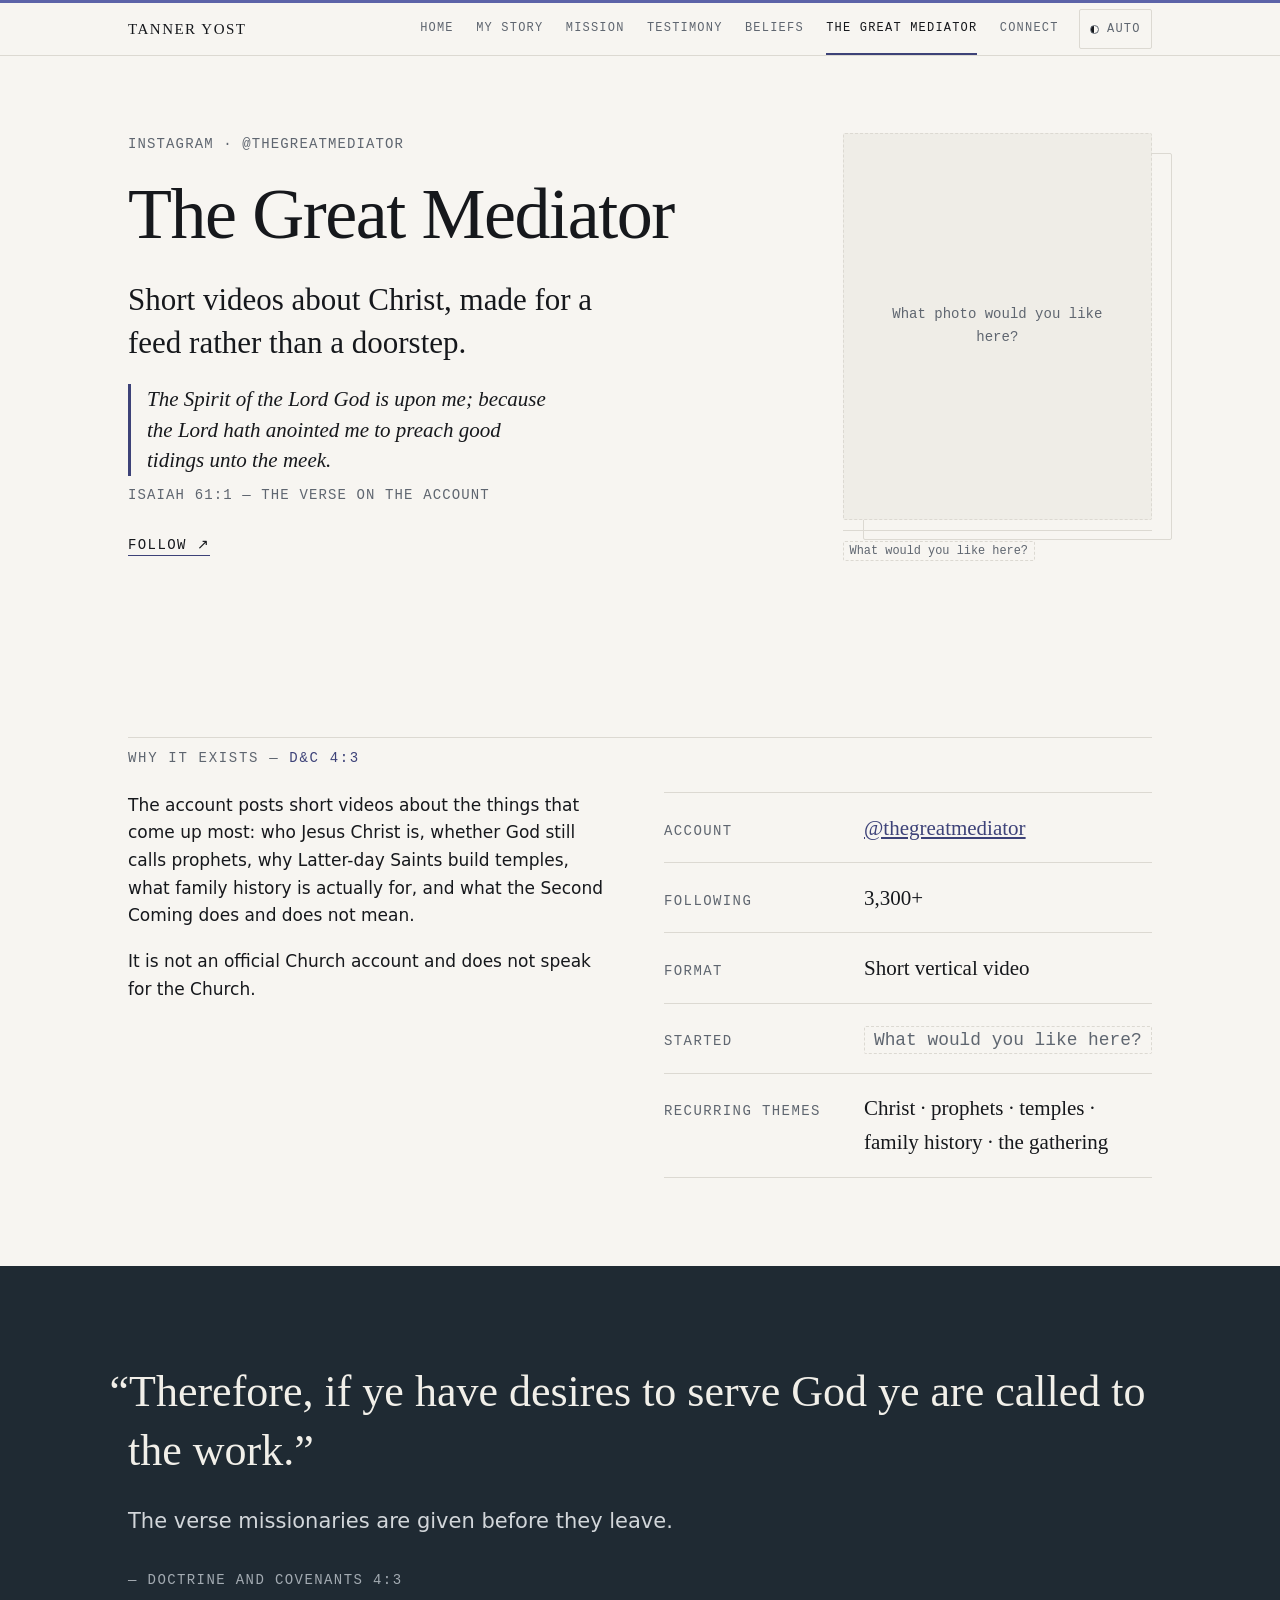
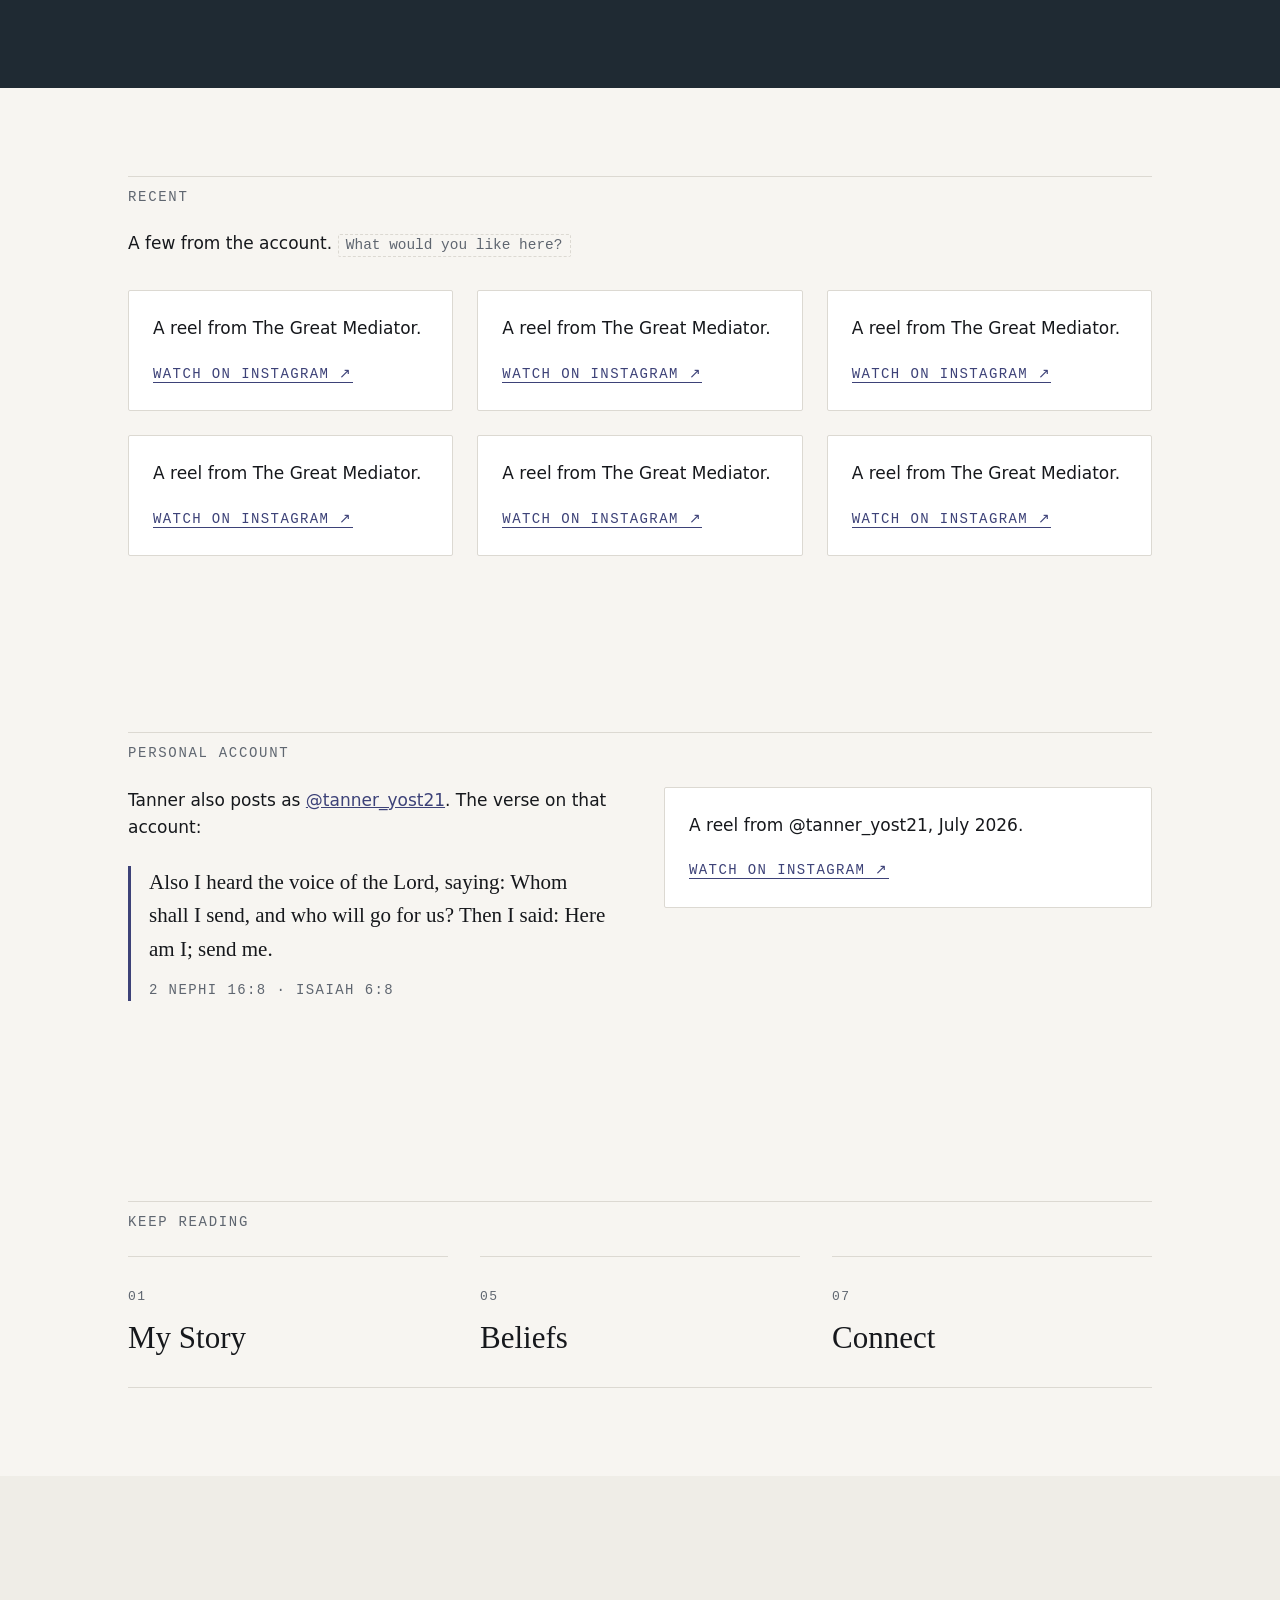
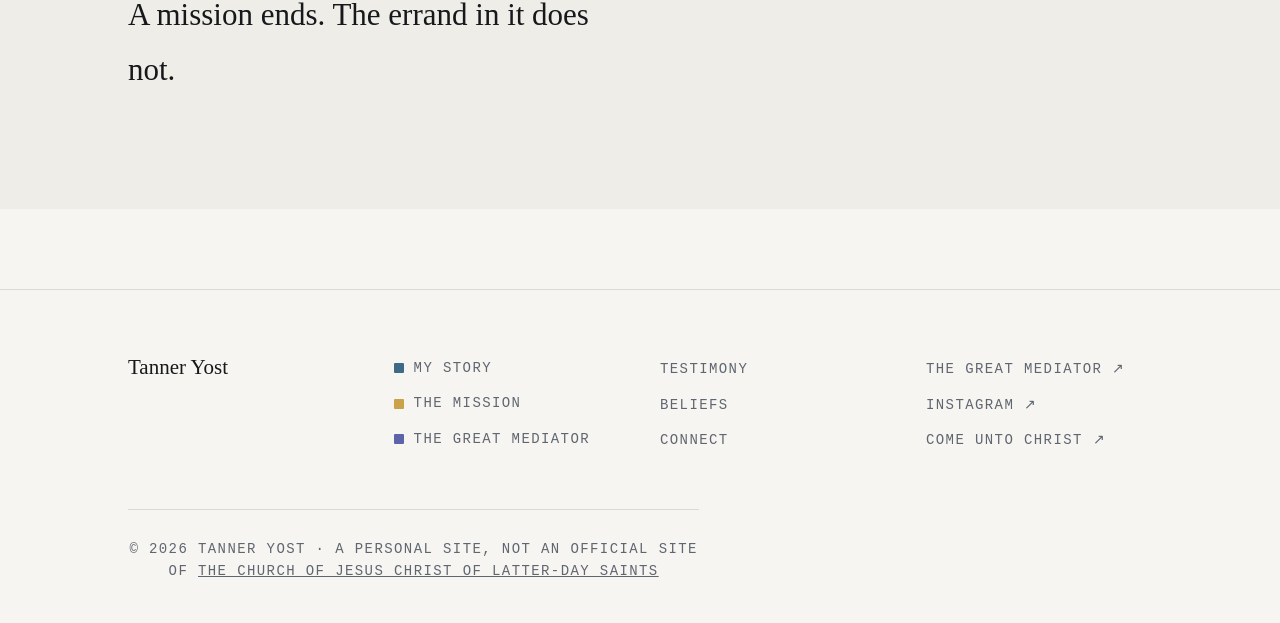
<file: mediator.html>
<!DOCTYPE html>
<html lang="en">
<head>
<meta charset="utf-8">
<meta name="viewport" content="width=device-width, initial-scale=1">
<title>The Great Mediator | Tanner Yost</title>
<meta name="description" content="The Great Mediator is Tanner Yost's Instagram account — short videos about Jesus Christ, the Restoration, living prophets, temples, and the gathering of Israel.">
<link rel="canonical" href="https://tanneryost.com/mediator.html">
<meta property="og:type" content="article">
<meta property="og:url" content="https://tanneryost.com/mediator.html">
<meta property="og:title" content="The Great Mediator | Tanner Yost">
<meta property="og:description" content="Preaching after the name tag came off.">
<meta property="og:image" content="https://tanneryost.com/assets/img/tanner-portrait.jpg">
<meta property="og:image:alt" content="Tanner Yost on the grounds of the Rexburg Idaho Temple.">
<meta name="twitter:card" content="summary_large_image">
<link rel="stylesheet" href="assets/css/site.css">
<script>
/* Applies a saved theme before first paint. Must stay inline and synchronous —
   an external file would let the page paint the wrong theme for a frame. */
try{var t=localStorage.getItem('theme');if(t==='light'||t==='dark')document.documentElement.setAttribute('data-theme',t);}catch(e){}
</script>
<script>
/* Arms the scroll reveal AND its safety net. `js` is what lets the CSS hide
   [data-reveal]; if reveal.js never initialises, this load handler strips it
   again so no content can stay invisible. Net first, class second — always. */
window.addEventListener('load',function(){if(document.documentElement.getAttribute('data-reveal-ready')!=='1')document.documentElement.classList.remove('js');});
document.documentElement.className+=' js';
</script>
<script src="assets/js/theme.js" defer></script>
<script src="assets/js/reveal.js" defer></script>
</head>
<body class="t-mediator" data-page="mediator">
<a class="skip" href="#main">Skip to content</a>

<header class="site-header">
  <div class="wrap nav-inner">
    <a class="brand" href="index.html">Tanner Yost</a>
    <div class="nav-right">
      <nav aria-label="Primary">
        <ul class="nav-links">
          <li><a href="index.html">Home</a></li>
          <li><a href="story.html">My Story</a></li>
          <li><a href="mission.html">Mission</a></li>
          <li><a href="testimony.html">Testimony</a></li>
          <li><a href="beliefs.html">Beliefs</a></li>
          <li><a href="mediator.html" aria-current="page">The Great Mediator</a></li>
          <li><a href="connect.html">Connect</a></li>
        </ul>
      </nav>
      <button id="theme-toggle" class="theme-toggle" type="button" hidden
              aria-label="Colour theme: Auto. Activate to change.">
        <span class="theme-dot" aria-hidden="true"></span><span class="theme-name">Auto</span>
      </button>
    </div>
  </div>
</header>

<main id="main">

  <div class="wrap masthead">
    <div class="grid">
      <div style="grid-column: 1 / 8;">
        <p class="meta" style="margin-bottom:1.25rem;">Instagram &middot; &#64;thegreatmediator</p>
        <h1 style="font-size:var(--step-4); line-height:1.08;">The Great Mediator</h1>
        <p class="lede" style="margin-top:1.5rem;">Short videos about Christ, made for a feed rather than a doorstep.</p>
        <p class="motto">The Spirit of the Lord God is upon me; because the Lord hath anointed me to preach good tidings unto the meek.</p>
        <p class="meta" style="margin:-1.25rem 0 1.75rem;">Isaiah 61:1 &mdash; the verse on the account</p>
        <ul class="linkrow">
          <li><a href="https://www.instagram.com/thegreatmediator/" rel="me noopener">Follow &#8599;</a></li>
        </ul>
      </div>
      <figure class="portrait" style="grid-column: 9 / 13; margin:0;">
        <div class="portrait-frame">
          <div class="ph"><span>What photo would you like here?</span></div>
        </div>
        <figcaption class="caption"><span class="todo">What would you like here?</span></figcaption>
      </figure>
    </div>
  </div>

  <section class="wrap" aria-labelledby="why-h">
    <h2 class="eyebrow" id="why-h">Why it exists <span class="ref">D&amp;C 4:3</span></h2>
    <div class="grid">
      <div style="grid-column: 1 / 7;">
        <p>The account posts short videos about the things that come up most: who Jesus Christ is, whether God still calls prophets, why Latter-day Saints build temples, what family history is actually for, and what the Second Coming does and does not mean.</p>
        <p>It is not an official Church account and does not speak for the Church.</p>
      </div>
      <div style="grid-column: 7 / 13;">
        <dl class="facts">
          <div><dt>Account</dt><dd><a href="https://www.instagram.com/thegreatmediator/" rel="me noopener">&#64;thegreatmediator</a></dd></div>
          <div><dt>Following</dt><dd>3,300+</dd></div>
          <div><dt>Format</dt><dd>Short vertical video</dd></div>
          <div><dt>Started</dt><dd><span class="todo">What would you like here?</span></dd></div>
          <div><dt>Recurring themes</dt><dd>Christ &middot; prophets &middot; temples &middot; family history &middot; the gathering</dd></div>
        </dl>
      </div>
    </div>
  </section>

  <div class="band-quote full-bleed">
    <div class="wrap">
      <blockquote>&ldquo;Therefore, if ye have desires to serve God ye are called to the work.&rdquo;</blockquote>
      <p class="after">The verse missionaries are given before they leave.</p>
      <p class="attrib">&mdash; Doctrine and Covenants 4:3</p>
    </div>
  </div>

  <section class="wrap" aria-labelledby="watch-h">
    <h2 class="eyebrow" id="watch-h">Recent</h2>
    <p style="max-width:52ch; margin-bottom:2rem;">A few from the account. <span class="todo">What would you like here?</span></p>

    <!-- Instagram embeds. Each blockquote is a working link card on its own; if
         embed.js is blocked, deleted, or Instagram is down, nothing here breaks.
         To swap a reel: replace BOTH the data-instgrm-permalink and the <a href>
         with the new reel URL, and rewrite the fallback sentence to match. -->
    <div class="ig-grid">

      <blockquote class="instagram-media"
                  data-instgrm-permalink="https://www.instagram.com/reel/DcCCqNGB8uv/"
                  data-instgrm-version="14">
        <p style="max-width:none; margin-bottom:1rem;">A reel from The Great Mediator.</p>
        <a href="https://www.instagram.com/reel/DcCCqNGB8uv/" rel="noopener">Watch on Instagram &#8599;</a>
      </blockquote>

      <blockquote class="instagram-media"
                  data-instgrm-permalink="https://www.instagram.com/reel/DcB8WlTRR3a/"
                  data-instgrm-version="14">
        <p style="max-width:none; margin-bottom:1rem;">A reel from The Great Mediator.</p>
        <a href="https://www.instagram.com/reel/DcB8WlTRR3a/" rel="noopener">Watch on Instagram &#8599;</a>
      </blockquote>

      <blockquote class="instagram-media"
                  data-instgrm-permalink="https://www.instagram.com/reel/DcAQ7wTRmAD/"
                  data-instgrm-version="14">
        <p style="max-width:none; margin-bottom:1rem;">A reel from The Great Mediator.</p>
        <a href="https://www.instagram.com/reel/DcAQ7wTRmAD/" rel="noopener">Watch on Instagram &#8599;</a>
      </blockquote>

      <blockquote class="instagram-media"
                  data-instgrm-permalink="https://www.instagram.com/reel/DcAaQLfuq5Q/"
                  data-instgrm-version="14">
        <p style="max-width:none; margin-bottom:1rem;">A reel from The Great Mediator.</p>
        <a href="https://www.instagram.com/reel/DcAaQLfuq5Q/" rel="noopener">Watch on Instagram &#8599;</a>
      </blockquote>

      <blockquote class="instagram-media"
                  data-instgrm-permalink="https://www.instagram.com/reel/Db_unrcPKcO/"
                  data-instgrm-version="14">
        <p style="max-width:none; margin-bottom:1rem;">A reel from The Great Mediator.</p>
        <a href="https://www.instagram.com/reel/Db_unrcPKcO/" rel="noopener">Watch on Instagram &#8599;</a>
      </blockquote>

      <blockquote class="instagram-media"
                  data-instgrm-permalink="https://www.instagram.com/reel/Db_fhfdhqWP/"
                  data-instgrm-version="14">
        <p style="max-width:none; margin-bottom:1rem;">A reel from The Great Mediator.</p>
        <a href="https://www.instagram.com/reel/Db_fhfdhqWP/" rel="noopener">Watch on Instagram &#8599;</a>
      </blockquote>

    </div>
  </section>

  <section class="wrap" aria-labelledby="personal-h">
    <h2 class="eyebrow" id="personal-h">Personal account</h2>
    <div class="grid">
      <div style="grid-column: 1 / 7;">
        <p>Tanner also posts as <a href="https://www.instagram.com/tanner_yost21/" rel="me noopener">&#64;tanner_yost21</a>. The verse on that account:</p>
        <blockquote class="verse" style="margin-top:1.5rem;">
          <p>Also I heard the voice of the Lord, saying: Whom shall I send, and who will go for us? Then I said: Here am I; send me.</p>
          <cite>2 Nephi 16:8 &middot; Isaiah 6:8</cite>
        </blockquote>
      </div>
      <div style="grid-column: 7 / 13;">
        <div class="ig-grid">
          <blockquote class="instagram-media"
                      data-instgrm-permalink="https://www.instagram.com/reel/DaUUKzHszmM/"
                      data-instgrm-version="14">
            <p style="max-width:none; margin-bottom:1rem;">A reel from &#64;tanner_yost21, July 2026.</p>
            <a href="https://www.instagram.com/reel/DaUUKzHszmM/" rel="noopener">Watch on Instagram &#8599;</a>
          </blockquote>
        </div>
      </div>
    </div>
  </section>

  <section class="wrap" aria-labelledby="next-h">
    <h2 class="eyebrow" id="next-h">Keep reading</h2>
    <div class="cross">
      <a href="story.html">
        <span class="n">01</span>
        <span class="name">My Story</span>
      </a>
      <a href="beliefs.html">
        <span class="n">05</span>
        <span class="name">Beliefs</span>
      </a>
      <a href="connect.html">
        <span class="n">07</span>
        <span class="name">Connect</span>
      </a>
    </div>
  </section>

  <div class="band-quiet full-bleed">
    <div class="wrap">
      <p>A mission ends. The errand in it does not.</p>
    </div>
  </div>

</main>

<footer class="site-footer">
  <div class="wrap">
    <div class="footer-grid">
      <div>
        <h2>Tanner Yost</h2>
      </div>
      <div>
        <ul>
          <li><a href="story.html"><span class="swatch sw-self"></span>My Story</a></li>
          <li><a href="mission.html"><span class="swatch sw-mission"></span>The Mission</a></li>
          <li><a href="mediator.html"><span class="swatch sw-mediator"></span>The Great Mediator</a></li>
        </ul>
      </div>
      <div>
        <ul>
          <li><a href="testimony.html">Testimony</a></li>
          <li><a href="beliefs.html">Beliefs</a></li>
          <li><a href="connect.html">Connect</a></li>
        </ul>
      </div>
      <div>
        <ul>
          <li><a href="https://www.instagram.com/thegreatmediator/" rel="me noopener">The Great Mediator &#8599;</a></li>
          <li><a href="https://www.instagram.com/tanner_yost21/" rel="me noopener">Instagram &#8599;</a></li>
          <li><a href="https://www.churchofjesuschrist.org/comeuntochrist" rel="noopener">Come unto Christ &#8599;</a></li>
        </ul>
      </div>
    </div>
    <p class="colophon">&copy; 2026 Tanner Yost &middot; A personal site, not an official site of <a href="https://www.churchofjesuschrist.org/" rel="noopener">The Church of Jesus Christ of Latter-day Saints</a></p>
  </div>
</footer>

<script async src="https://www.instagram.com/embed.js"></script>
</body>
</html>
</file>
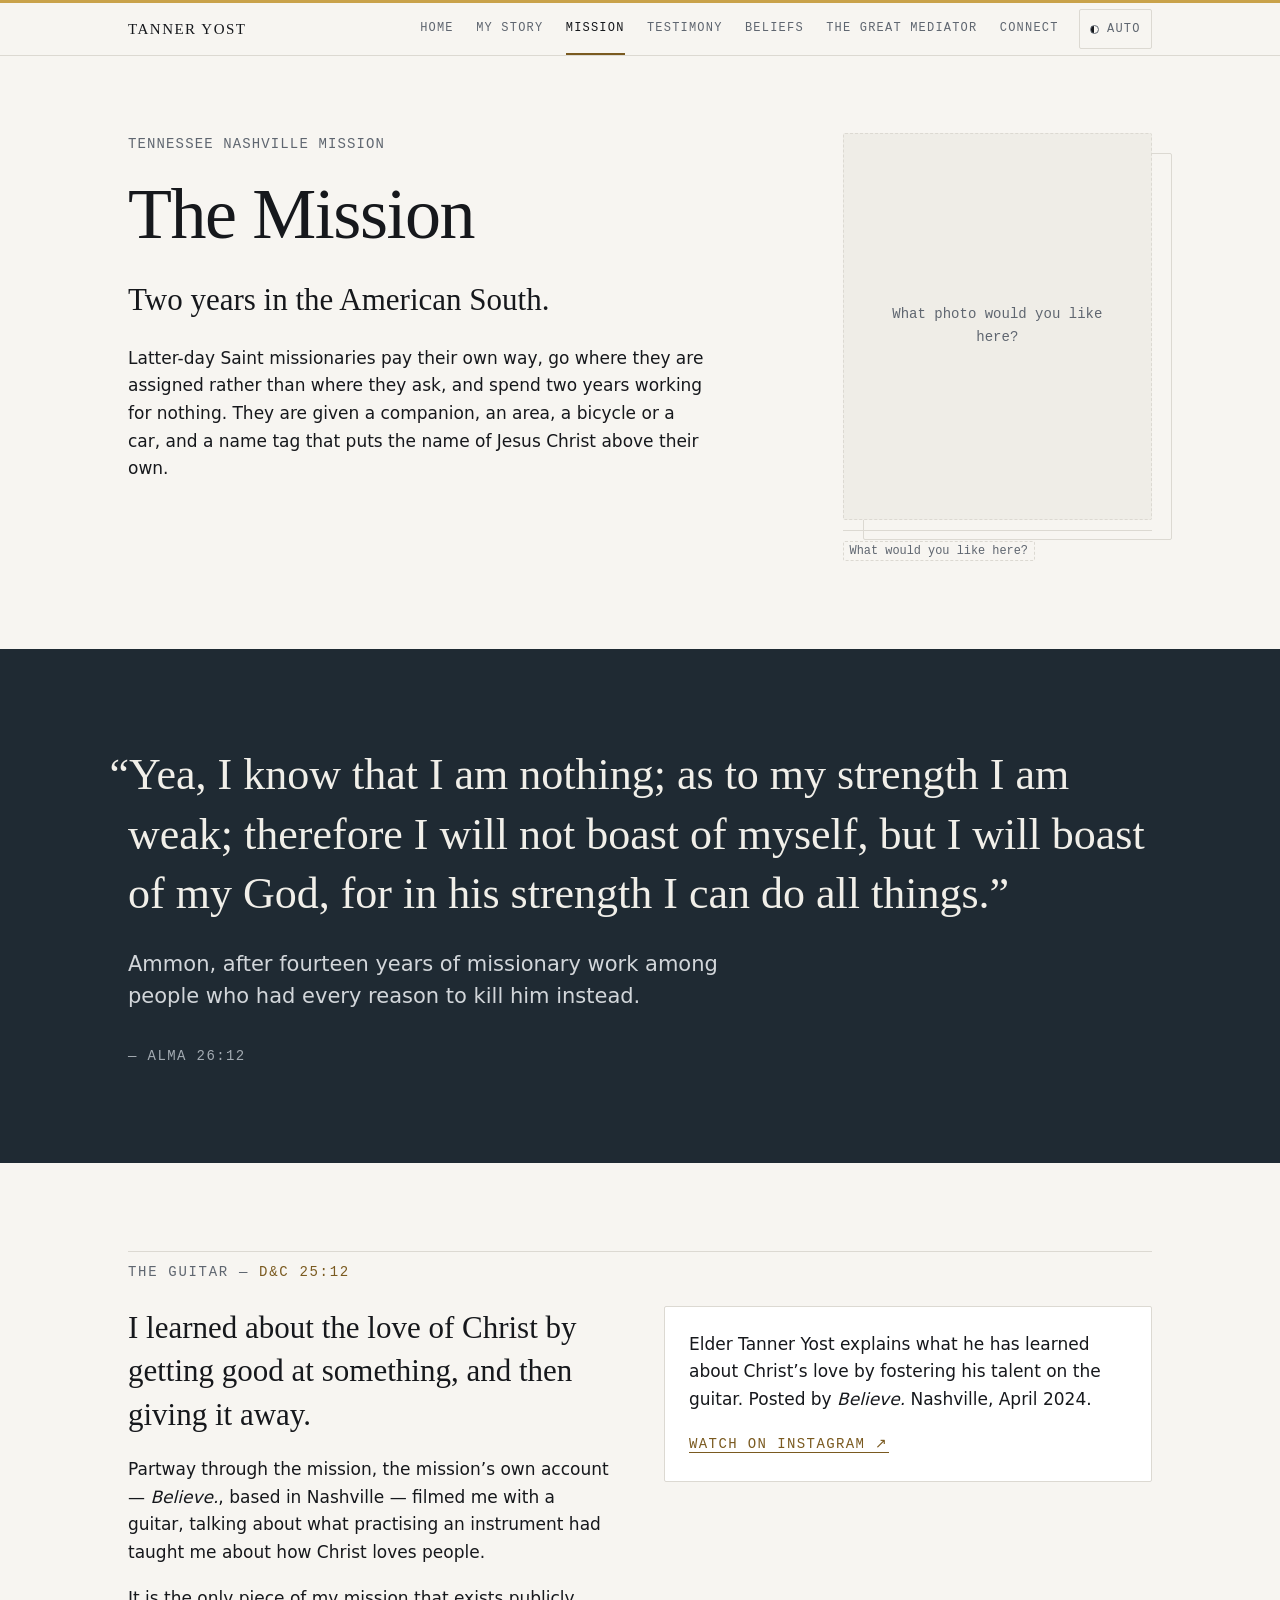
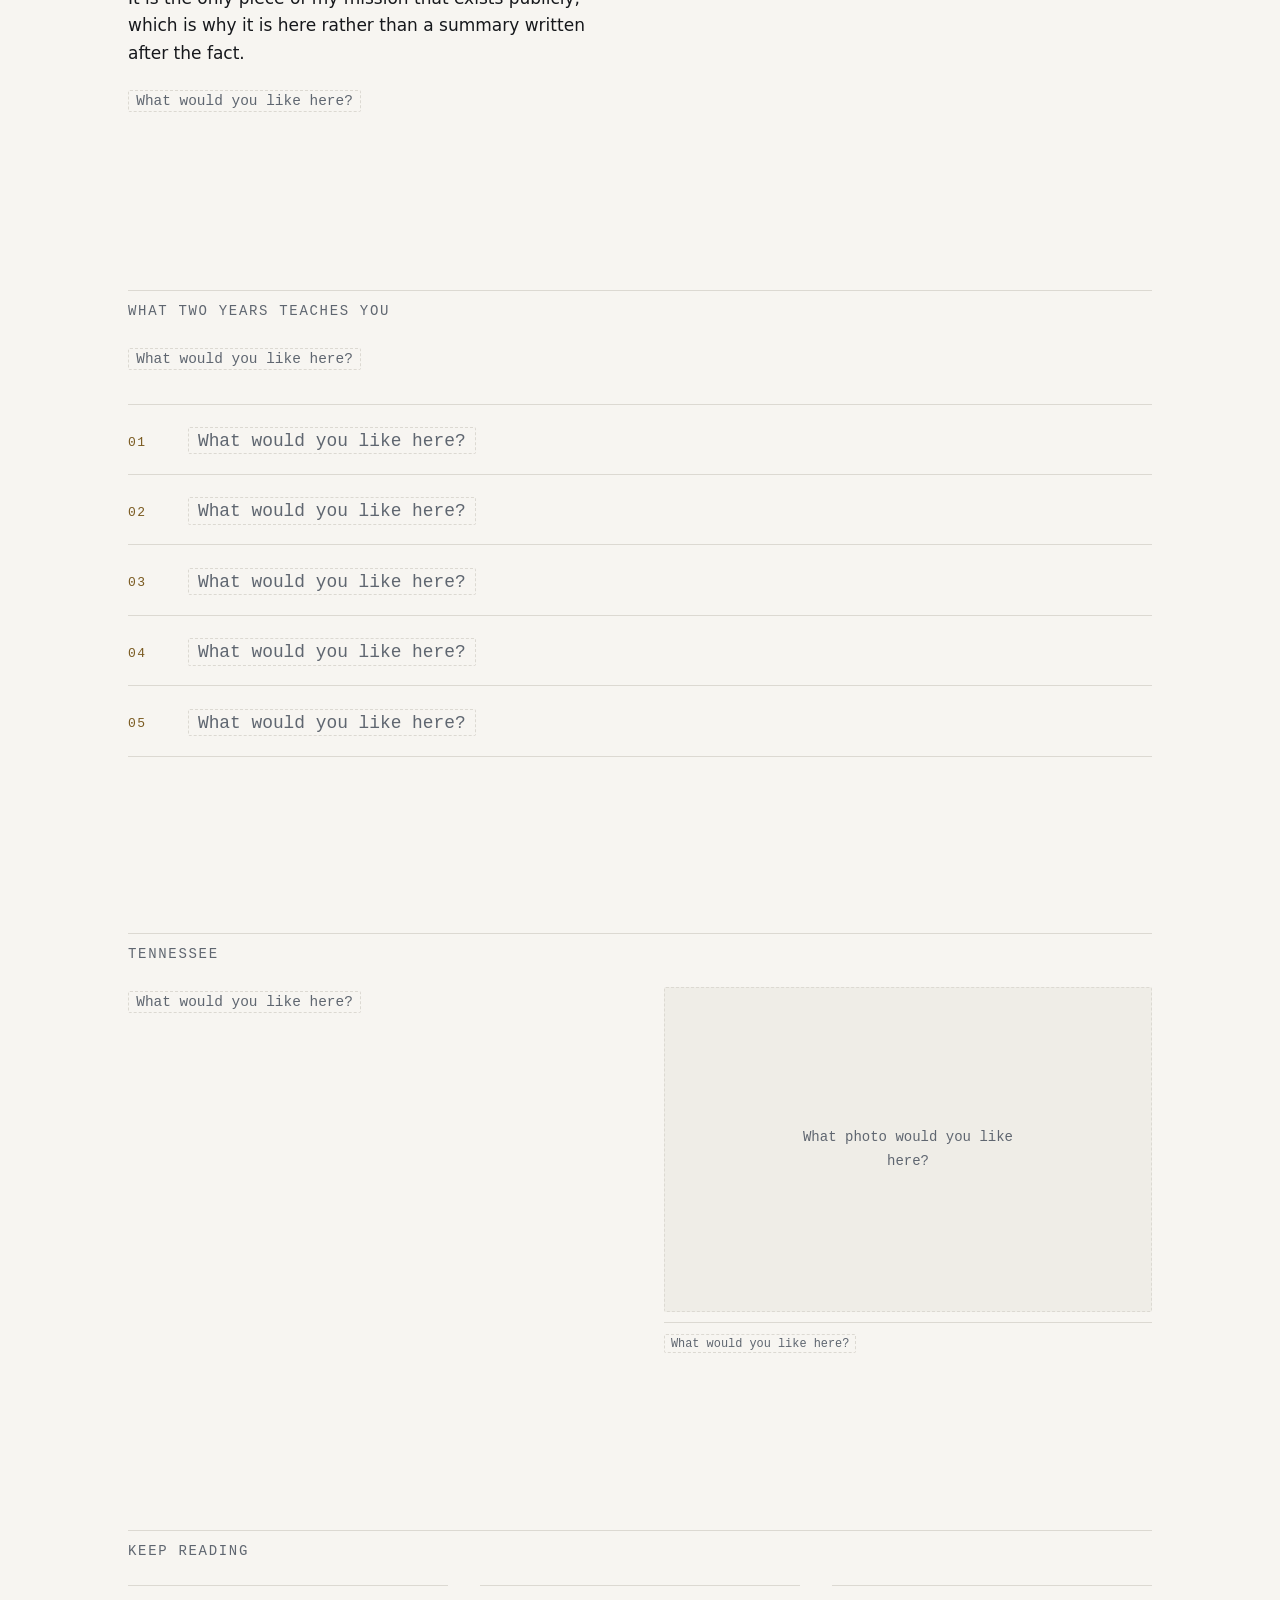
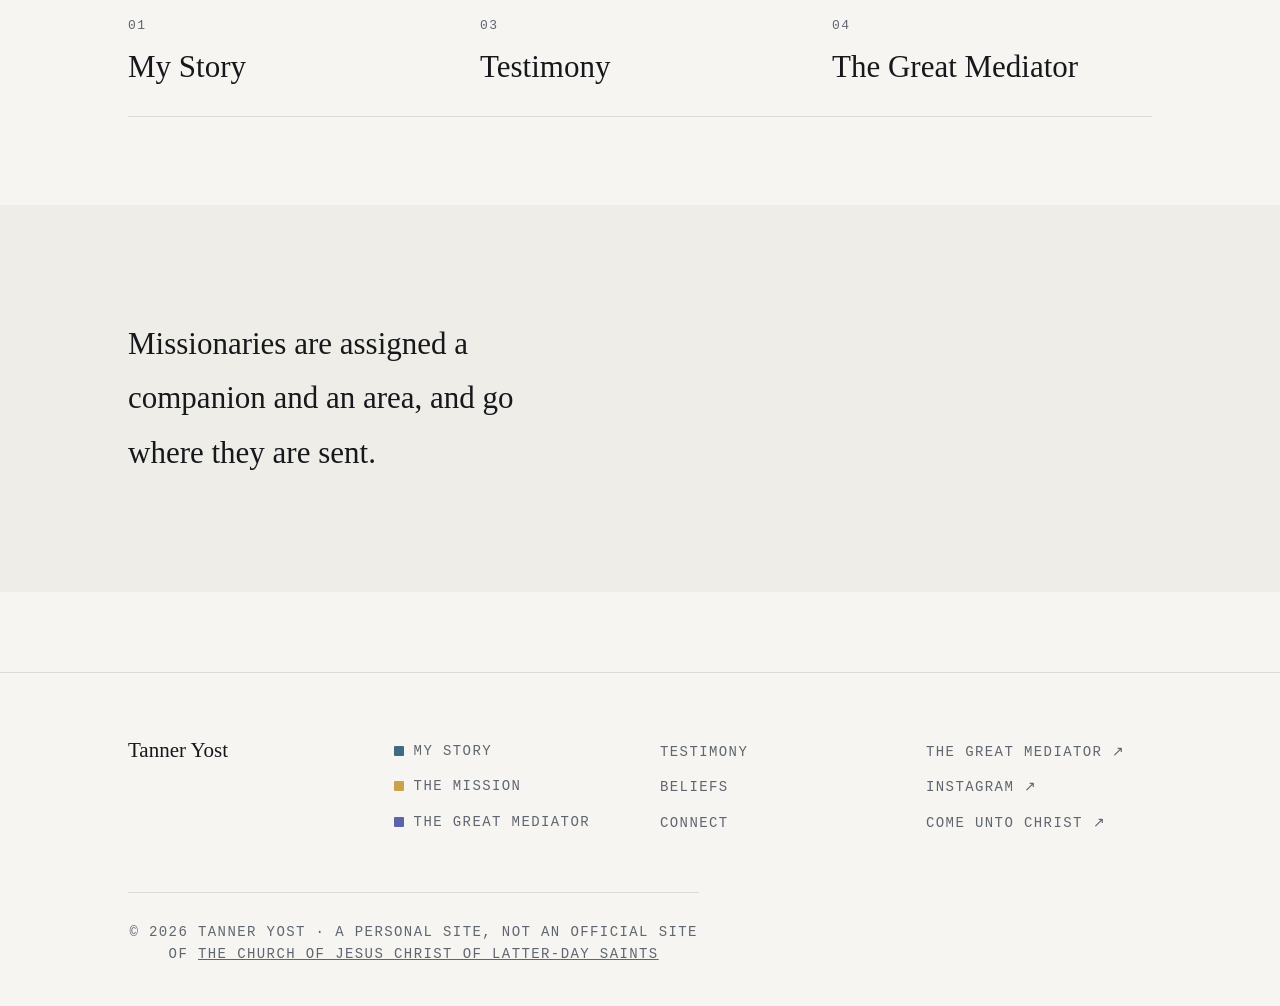
<file: mission.html>
<!DOCTYPE html>
<html lang="en">
<head>
<meta charset="utf-8">
<meta name="viewport" content="width=device-width, initial-scale=1">
<title>The Mission | Tanner Yost</title>
<meta name="description" content="Tanner Yost served in the Tennessee Nashville Mission of The Church of Jesus Christ of Latter-day Saints. The areas, the people, the guitar, and what two years taught him.">
<link rel="canonical" href="https://tanneryost.com/mission.html">
<meta property="og:type" content="article">
<meta property="og:url" content="https://tanneryost.com/mission.html">
<meta property="og:title" content="The Mission | Tanner Yost">
<meta property="og:description" content="Two years in the Tennessee Nashville Mission.">
<meta property="og:image" content="https://tanneryost.com/assets/img/temple-rexburg.jpg">
<meta property="og:image:alt" content="Tanner Yost and friends outside the Rexburg Idaho Temple at dusk.">
<meta name="twitter:card" content="summary_large_image">
<link rel="stylesheet" href="assets/css/site.css">
<script>
/* Applies a saved theme before first paint. Must stay inline and synchronous —
   an external file would let the page paint the wrong theme for a frame. */
try{var t=localStorage.getItem('theme');if(t==='light'||t==='dark')document.documentElement.setAttribute('data-theme',t);}catch(e){}
</script>
<script>
/* Arms the scroll reveal AND its safety net. `js` is what lets the CSS hide
   [data-reveal]; if reveal.js never initialises, this load handler strips it
   again so no content can stay invisible. Net first, class second — always. */
window.addEventListener('load',function(){if(document.documentElement.getAttribute('data-reveal-ready')!=='1')document.documentElement.classList.remove('js');});
document.documentElement.className+=' js';
</script>
<script src="assets/js/theme.js" defer></script>
<script src="assets/js/reveal.js" defer></script>
</head>
<body class="t-mission" data-page="mission">
<a class="skip" href="#main">Skip to content</a>

<header class="site-header">
  <div class="wrap nav-inner">
    <a class="brand" href="index.html">Tanner Yost</a>
    <div class="nav-right">
      <nav aria-label="Primary">
        <ul class="nav-links">
          <li><a href="index.html">Home</a></li>
          <li><a href="story.html">My Story</a></li>
          <li><a href="mission.html" aria-current="page">Mission</a></li>
          <li><a href="testimony.html">Testimony</a></li>
          <li><a href="beliefs.html">Beliefs</a></li>
          <li><a href="mediator.html">The Great Mediator</a></li>
          <li><a href="connect.html">Connect</a></li>
        </ul>
      </nav>
      <button id="theme-toggle" class="theme-toggle" type="button" hidden
              aria-label="Colour theme: Auto. Activate to change.">
        <span class="theme-dot" aria-hidden="true"></span><span class="theme-name">Auto</span>
      </button>
    </div>
  </div>
</header>

<main id="main">

  <div class="wrap masthead">
    <div class="grid">
      <div style="grid-column: 1 / 8;">
        <p class="meta" style="margin-bottom:1.25rem;">Tennessee Nashville Mission</p>
        <h1 style="font-size:var(--step-4); line-height:1.08;">The Mission</h1>
        <p class="lede" style="margin-top:1.5rem;">Two years in the American South.</p>
        <p style="margin-top:1.5rem;">Latter-day Saint missionaries pay their own way, go where they are assigned rather than where they ask, and spend two years working for nothing. They are given a companion, an area, a bicycle or a car, and a name tag that puts the name of Jesus Christ above their own.</p>
      </div>
      <figure class="portrait" style="grid-column: 9 / 13; margin:0;">
        <div class="portrait-frame">
          <div class="ph"><span>What photo would you like here?</span></div>
        </div>
        <figcaption class="caption"><span class="todo">What would you like here?</span></figcaption>
      </figure>
    </div>
  </div>

  <div class="band-quote full-bleed">
    <div class="wrap">
      <blockquote>&ldquo;Yea, I know that I am nothing; as to my strength I am weak; therefore I will not boast of myself, but I will boast of my God, for in his strength I can do all things.&rdquo;</blockquote>
      <p class="after">Ammon, after fourteen years of missionary work among people who had every reason to kill him instead.</p>
      <p class="attrib">&mdash; Alma 26:12</p>
    </div>
  </div>

  <section class="wrap" aria-labelledby="guitar-h">
    <h2 class="eyebrow" id="guitar-h">The guitar <span class="ref">D&amp;C 25:12</span></h2>
    <div class="grid">
      <div style="grid-column: 1 / 7;" data-reveal>
        <p class="lede" style="max-width:30ch; margin-bottom:1.25rem;">I learned about the love of Christ by getting good at something, and then giving it away.</p>
        <p>Partway through the mission, the mission&rsquo;s own account &mdash; <em>Believe.</em>, based in Nashville &mdash; filmed me with a guitar, talking about what practising an instrument had taught me about how Christ loves people.</p>
        <p>It is the only piece of my mission that exists publicly, which is why it is here rather than a summary written after the fact.</p>
        <p><span class="todo">What would you like here?</span></p>
      </div>
      <div style="grid-column: 7 / 13;" data-reveal>
        <div class="ig-grid">
          <blockquote class="instagram-media"
                      data-instgrm-permalink="https://www.instagram.com/reel/C5TG5KfMxPY/"
                      data-instgrm-version="14">
            <p style="max-width:none; margin-bottom:1rem;">Elder Tanner Yost explains what he has learned about Christ&rsquo;s love by fostering his talent on the guitar. Posted by <em>Believe.</em> Nashville, April 2024.</p>
            <a href="https://www.instagram.com/reel/C5TG5KfMxPY/" rel="noopener">Watch on Instagram &#8599;</a>
          </blockquote>
        </div>
      </div>
    </div>
  </section>

  <section class="wrap" aria-labelledby="learned-h">
    <h2 class="eyebrow" id="learned-h">What two years teaches you</h2>
    <p style="max-width:52ch; margin-bottom:2rem;"><span class="todo">What would you like here?</span></p>
    <ol class="ledger">
      <li><span class="n">01</span><span class="t"><span class="todo">What would you like here?</span></span></li>
      <li><span class="n">02</span><span class="t"><span class="todo">What would you like here?</span></span></li>
      <li><span class="n">03</span><span class="t"><span class="todo">What would you like here?</span></span></li>
      <li><span class="n">04</span><span class="t"><span class="todo">What would you like here?</span></span></li>
      <li><span class="n">05</span><span class="t"><span class="todo">What would you like here?</span></span></li>
    </ol>
  </section>

  <section class="wrap" aria-labelledby="south-h">
    <h2 class="eyebrow" id="south-h">Tennessee</h2>
    <div class="grid">
      <div style="grid-column: 1 / 7;" data-reveal>
        <p><span class="todo">What would you like here?</span></p>
      </div>
      <figure style="grid-column: 7 / 13; margin:0;" data-reveal>
        <div class="ph ph--wide"><span>What photo would you like here?</span></div>
        <figcaption class="caption"><span class="todo">What would you like here?</span></figcaption>
      </figure>
    </div>
  </section>

  <section class="wrap" aria-labelledby="next-h">
    <h2 class="eyebrow" id="next-h">Keep reading</h2>
    <div class="cross">
      <a href="story.html">
        <span class="n">01</span>
        <span class="name">My Story</span>
      </a>
      <a href="testimony.html">
        <span class="n">03</span>
        <span class="name">Testimony</span>
      </a>
      <a href="mediator.html">
        <span class="n">04</span>
        <span class="name">The Great Mediator</span>
      </a>
    </div>
  </section>

  <div class="band-quiet full-bleed">
    <div class="wrap">
      <p>Missionaries are assigned a companion and an area, and go where they are sent.</p>
    </div>
  </div>

</main>

<footer class="site-footer">
  <div class="wrap">
    <div class="footer-grid">
      <div>
        <h2>Tanner Yost</h2>
      </div>
      <div>
        <ul>
          <li><a href="story.html"><span class="swatch sw-self"></span>My Story</a></li>
          <li><a href="mission.html"><span class="swatch sw-mission"></span>The Mission</a></li>
          <li><a href="mediator.html"><span class="swatch sw-mediator"></span>The Great Mediator</a></li>
        </ul>
      </div>
      <div>
        <ul>
          <li><a href="testimony.html">Testimony</a></li>
          <li><a href="beliefs.html">Beliefs</a></li>
          <li><a href="connect.html">Connect</a></li>
        </ul>
      </div>
      <div>
        <ul>
          <li><a href="https://www.instagram.com/thegreatmediator/" rel="me noopener">The Great Mediator &#8599;</a></li>
          <li><a href="https://www.instagram.com/tanner_yost21/" rel="me noopener">Instagram &#8599;</a></li>
          <li><a href="https://www.churchofjesuschrist.org/comeuntochrist" rel="noopener">Come unto Christ &#8599;</a></li>
        </ul>
      </div>
    </div>
    <p class="colophon">&copy; 2026 Tanner Yost &middot; A personal site, not an official site of <a href="https://www.churchofjesuschrist.org/" rel="noopener">The Church of Jesus Christ of Latter-day Saints</a></p>
  </div>
</footer>

<script async src="https://www.instagram.com/embed.js"></script>
</body>
</html>
</file>
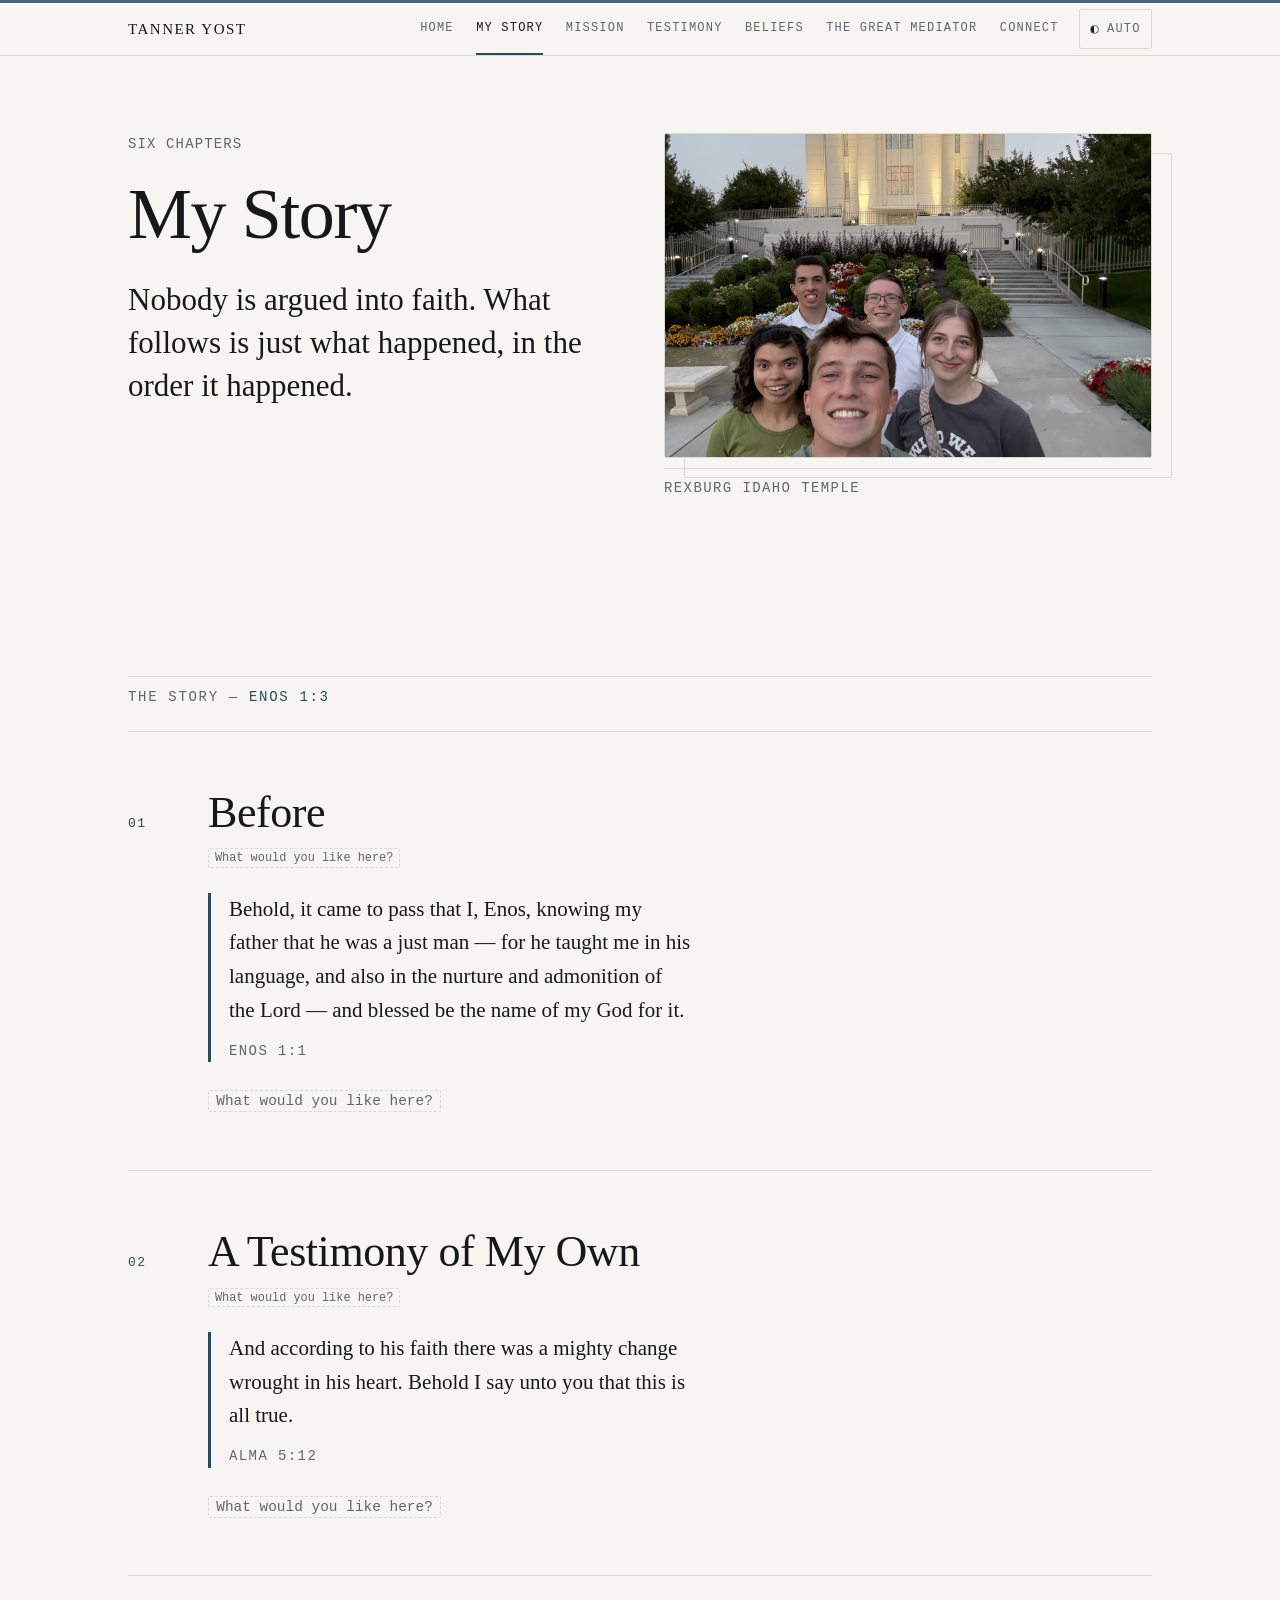
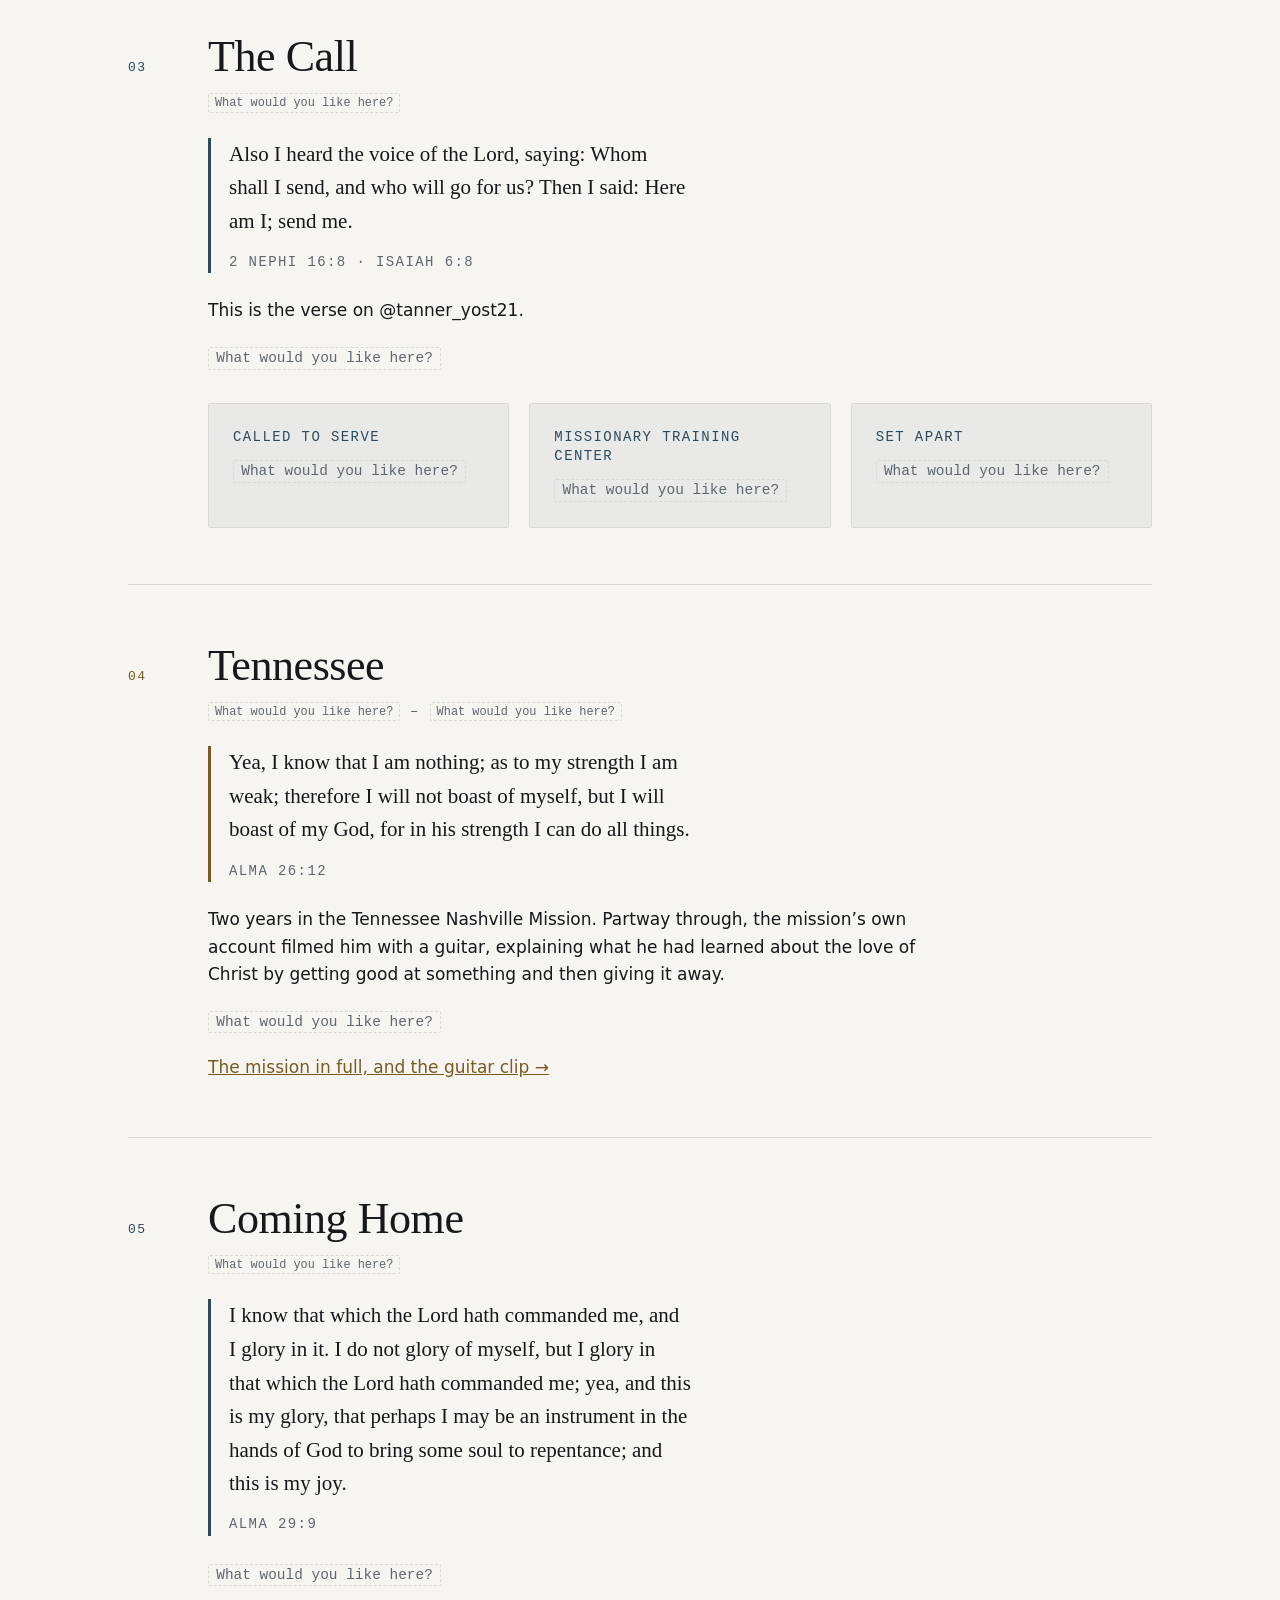
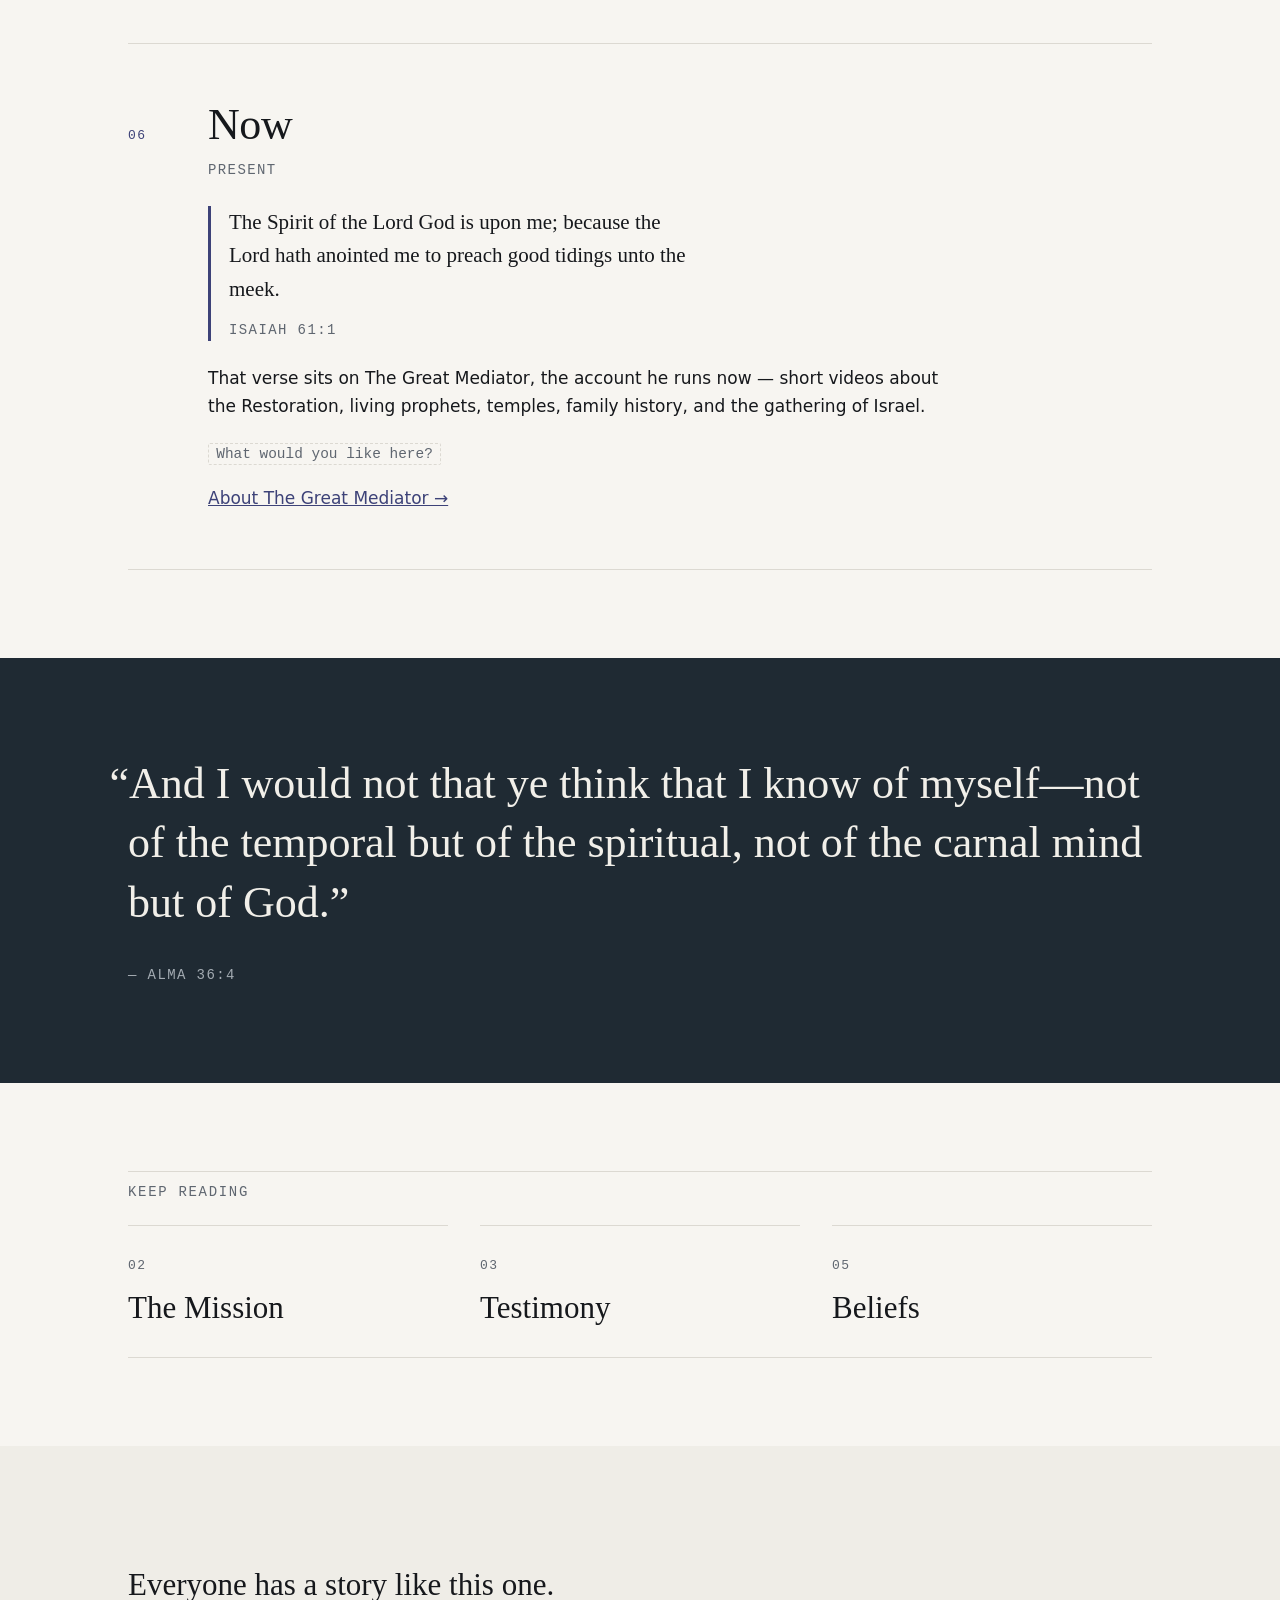
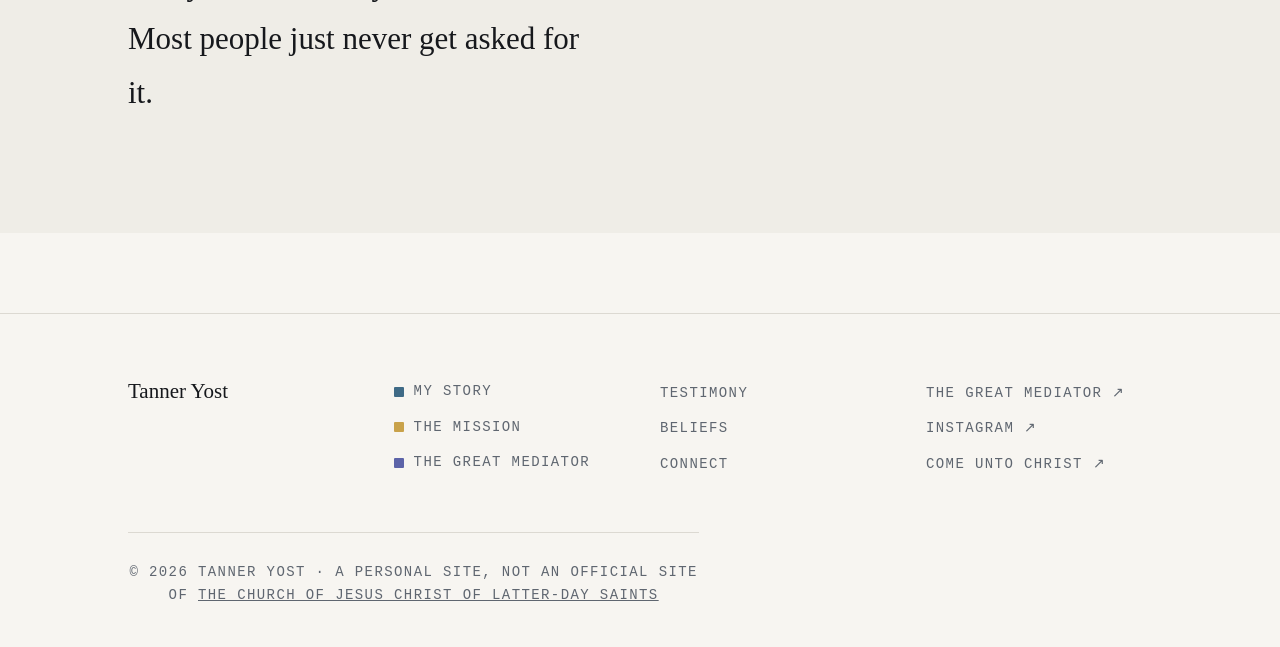
<file: story.html>
<!DOCTYPE html>
<html lang="en">
<head>
<meta charset="utf-8">
<meta name="viewport" content="width=device-width, initial-scale=1">
<title>My Story | Tanner Yost</title>
<meta name="description" content="How Tanner Yost came to believe what he believes — before the mission, the decision to serve, two years in Tennessee, and what he does with it now.">
<link rel="canonical" href="https://tanneryost.com/story.html">
<meta property="og:type" content="article">
<meta property="og:url" content="https://tanneryost.com/story.html">
<meta property="og:title" content="My Story | Tanner Yost">
<meta property="og:description" content="Where all of this came from — in six chapters.">
<meta property="og:image" content="https://tanneryost.com/assets/img/temple-rexburg.jpg">
<meta property="og:image:alt" content="Tanner Yost and friends outside the Rexburg Idaho Temple at dusk.">
<meta name="twitter:card" content="summary_large_image">
<link rel="stylesheet" href="assets/css/site.css">
<script>
/* Applies a saved theme before first paint. Must stay inline and synchronous —
   an external file would let the page paint the wrong theme for a frame. */
try{var t=localStorage.getItem('theme');if(t==='light'||t==='dark')document.documentElement.setAttribute('data-theme',t);}catch(e){}
</script>
<script>
/* Arms the scroll reveal AND its safety net. `js` is what lets the CSS hide
   [data-reveal]; if reveal.js never initialises, this load handler strips it
   again so no content can stay invisible. Net first, class second — always. */
window.addEventListener('load',function(){if(document.documentElement.getAttribute('data-reveal-ready')!=='1')document.documentElement.classList.remove('js');});
document.documentElement.className+=' js';
</script>
<script src="assets/js/theme.js" defer></script>
<script src="assets/js/reveal.js" defer></script>
</head>
<body data-page="story">
<a class="skip" href="#main">Skip to content</a>

<header class="site-header">
  <div class="wrap nav-inner">
    <a class="brand" href="index.html">Tanner Yost</a>
    <div class="nav-right">
      <nav aria-label="Primary">
        <ul class="nav-links">
          <li><a href="index.html">Home</a></li>
          <li><a href="story.html" aria-current="page">My Story</a></li>
          <li><a href="mission.html">Mission</a></li>
          <li><a href="testimony.html">Testimony</a></li>
          <li><a href="beliefs.html">Beliefs</a></li>
          <li><a href="mediator.html">The Great Mediator</a></li>
          <li><a href="connect.html">Connect</a></li>
        </ul>
      </nav>
      <button id="theme-toggle" class="theme-toggle" type="button" hidden
              aria-label="Colour theme: Auto. Activate to change.">
        <span class="theme-dot" aria-hidden="true"></span><span class="theme-name">Auto</span>
      </button>
    </div>
  </div>
</header>

<main id="main">

  <div class="wrap masthead">
    <div class="grid">
      <div style="grid-column: 1 / 7;">
        <p class="meta" style="margin-bottom:1.25rem;">Six chapters</p>
        <h1 style="font-size:var(--step-4); line-height:1.08;">My Story</h1>
        <p class="lede" style="margin-top:1.5rem;">Nobody is argued into faith. What follows is just what happened, in the order it happened.</p>
      </div>
      <figure class="feature" style="grid-column: 7 / 13;">
        <div class="feature-frame">
          <img src="assets/img/temple-rexburg.jpg"
               srcset="assets/img/temple-rexburg.jpg 1600w, assets/img/temple-rexburg@2x.jpg 2400w"
               sizes="(max-width: 899px) 100vw, 50vw"
               width="1600" height="1067" decoding="async"
               alt="Tanner Yost and four friends outside the Rexburg Idaho Temple at dusk, the temple lit behind them.">
        </div>
        <figcaption class="caption">Rexburg Idaho Temple</figcaption>
      </figure>
    </div>
  </div>


  <section class="wrap" aria-labelledby="chapters-h">
    <h2 class="eyebrow" id="chapters-h">The story <span class="ref">Enos 1:3</span></h2>

    <ol class="chapters">

      <li class="chapter" data-reveal>
        <div class="chapter-head">
          <span class="chapter-n">01</span>
          <div>
            <h2>Before</h2>
            <p class="chapter-when"><span class="todo">What would you like here?</span></p>
          </div>
        </div>
        <div class="chapter-body">
          <blockquote class="verse">
            <p>Behold, it came to pass that I, Enos, knowing my father that he was a just man &mdash; for he taught me in his language, and also in the nurture and admonition of the Lord &mdash; and blessed be the name of my God for it.</p>
            <cite>Enos 1:1</cite>
          </blockquote>
          <p><span class="todo">What would you like here?</span></p>
        </div>
      </li>

      <li class="chapter" data-reveal>
        <div class="chapter-head">
          <span class="chapter-n">02</span>
          <div>
            <h2>A Testimony of My Own</h2>
            <p class="chapter-when"><span class="todo">What would you like here?</span></p>
          </div>
        </div>
        <div class="chapter-body">
          <blockquote class="verse">
            <p>And according to his faith there was a mighty change wrought in his heart. Behold I say unto you that this is all true.</p>
            <cite>Alma 5:12</cite>
          </blockquote>
          <p><span class="todo">What would you like here?</span></p>
        </div>
      </li>

      <li class="chapter" data-reveal>
        <div class="chapter-head">
          <span class="chapter-n">03</span>
          <div>
            <h2>The Call</h2>
            <p class="chapter-when"><span class="todo">What would you like here?</span></p>
          </div>
        </div>
        <div class="chapter-body">
          <blockquote class="verse">
            <p>Also I heard the voice of the Lord, saying: Whom shall I send, and who will go for us? Then I said: Here am I; send me.</p>
            <cite>2 Nephi 16:8 &middot; Isaiah 6:8</cite>
          </blockquote>
          <p>This is the verse on &#64;tanner_yost21.</p>
          <p><span class="todo">What would you like here?</span></p>
          <ul class="cards" style="margin-top:2rem;">
            <li>
              <h3>Called to serve</h3>
              <p><span class="todo">What would you like here?</span></p>
            </li>
            <li>
              <h3>Missionary Training Center</h3>
              <p><span class="todo">What would you like here?</span></p>
            </li>
            <li>
              <h3>Set apart</h3>
              <p><span class="todo">What would you like here?</span></p>
            </li>
          </ul>
        </div>
      </li>

      <li class="chapter t-mission" data-reveal>
        <div class="chapter-head">
          <span class="chapter-n">04</span>
          <div>
            <h2>Tennessee</h2>
            <p class="chapter-when"><span class="todo">What would you like here?</span> &ndash; <span class="todo">What would you like here?</span></p>
          </div>
        </div>
        <div class="chapter-body">
          <blockquote class="verse">
            <p>Yea, I know that I am nothing; as to my strength I am weak; therefore I will not boast of myself, but I will boast of my God, for in his strength I can do all things.</p>
            <cite>Alma 26:12</cite>
          </blockquote>
          <p>Two years in the Tennessee Nashville Mission. Partway through, the mission&rsquo;s own account filmed him with a guitar, explaining what he had learned about the love of Christ by getting good at something and then giving it away.</p>
          <p><span class="todo">What would you like here?</span></p>
          <p><a href="mission.html">The mission in full, and the guitar clip &rarr;</a></p>
        </div>
      </li>

      <li class="chapter" data-reveal>
        <div class="chapter-head">
          <span class="chapter-n">05</span>
          <div>
            <h2>Coming Home</h2>
            <p class="chapter-when"><span class="todo">What would you like here?</span></p>
          </div>
        </div>
        <div class="chapter-body">
          <blockquote class="verse">
            <p>I know that which the Lord hath commanded me, and I glory in it. I do not glory of myself, but I glory in that which the Lord hath commanded me; yea, and this is my glory, that perhaps I may be an instrument in the hands of God to bring some soul to repentance; and this is my joy.</p>
            <cite>Alma 29:9</cite>
          </blockquote>
          <p><span class="todo">What would you like here?</span></p>
        </div>
      </li>

      <li class="chapter t-mediator" data-reveal>
        <div class="chapter-head">
          <span class="chapter-n">06</span>
          <div>
            <h2>Now</h2>
            <p class="chapter-when">Present</p>
          </div>
        </div>
        <div class="chapter-body">
          <blockquote class="verse">
            <p>The Spirit of the Lord God is upon me; because the Lord hath anointed me to preach good tidings unto the meek.</p>
            <cite>Isaiah 61:1</cite>
          </blockquote>
          <p>That verse sits on The Great Mediator, the account he runs now &mdash; short videos about the Restoration, living prophets, temples, family history, and the gathering of Israel.</p>
          <p><span class="todo">What would you like here?</span></p>
          <p><a href="mediator.html">About The Great Mediator &rarr;</a></p>
        </div>
      </li>

    </ol>
  </section>

  <div class="band-quote full-bleed">
    <div class="wrap">
      <blockquote>&ldquo;And I would not that ye think that I know of myself&mdash;not of the temporal but of the spiritual, not of the carnal mind but of God.&rdquo;</blockquote>
      <p class="attrib">&mdash; Alma 36:4</p>
    </div>
  </div>

  <section class="wrap" aria-labelledby="next-h">
    <h2 class="eyebrow" id="next-h">Keep reading</h2>
    <div class="cross">
      <a href="mission.html">
        <span class="n">02</span>
        <span class="name">The Mission</span>
      </a>
      <a href="testimony.html">
        <span class="n">03</span>
        <span class="name">Testimony</span>
      </a>
      <a href="beliefs.html">
        <span class="n">05</span>
        <span class="name">Beliefs</span>
      </a>
    </div>
  </section>

  <div class="band-quiet full-bleed">
    <div class="wrap">
      <p>Everyone has a story like this one. Most people just never get asked for it.</p>
    </div>
  </div>

</main>

<footer class="site-footer">
  <div class="wrap">
    <div class="footer-grid">
      <div>
        <h2>Tanner Yost</h2>
      </div>
      <div>
        <ul>
          <li><a href="story.html"><span class="swatch sw-self"></span>My Story</a></li>
          <li><a href="mission.html"><span class="swatch sw-mission"></span>The Mission</a></li>
          <li><a href="mediator.html"><span class="swatch sw-mediator"></span>The Great Mediator</a></li>
        </ul>
      </div>
      <div>
        <ul>
          <li><a href="testimony.html">Testimony</a></li>
          <li><a href="beliefs.html">Beliefs</a></li>
          <li><a href="connect.html">Connect</a></li>
        </ul>
      </div>
      <div>
        <ul>
          <li><a href="https://www.instagram.com/thegreatmediator/" rel="me noopener">The Great Mediator &#8599;</a></li>
          <li><a href="https://www.instagram.com/tanner_yost21/" rel="me noopener">Instagram &#8599;</a></li>
          <li><a href="https://www.churchofjesuschrist.org/comeuntochrist" rel="noopener">Come unto Christ &#8599;</a></li>
        </ul>
      </div>
    </div>
    <p class="colophon">&copy; 2026 Tanner Yost &middot; A personal site, not an official site of <a href="https://www.churchofjesuschrist.org/" rel="noopener">The Church of Jesus Christ of Latter-day Saints</a></p>
  </div>
</footer>

</body>
</html>
</file>
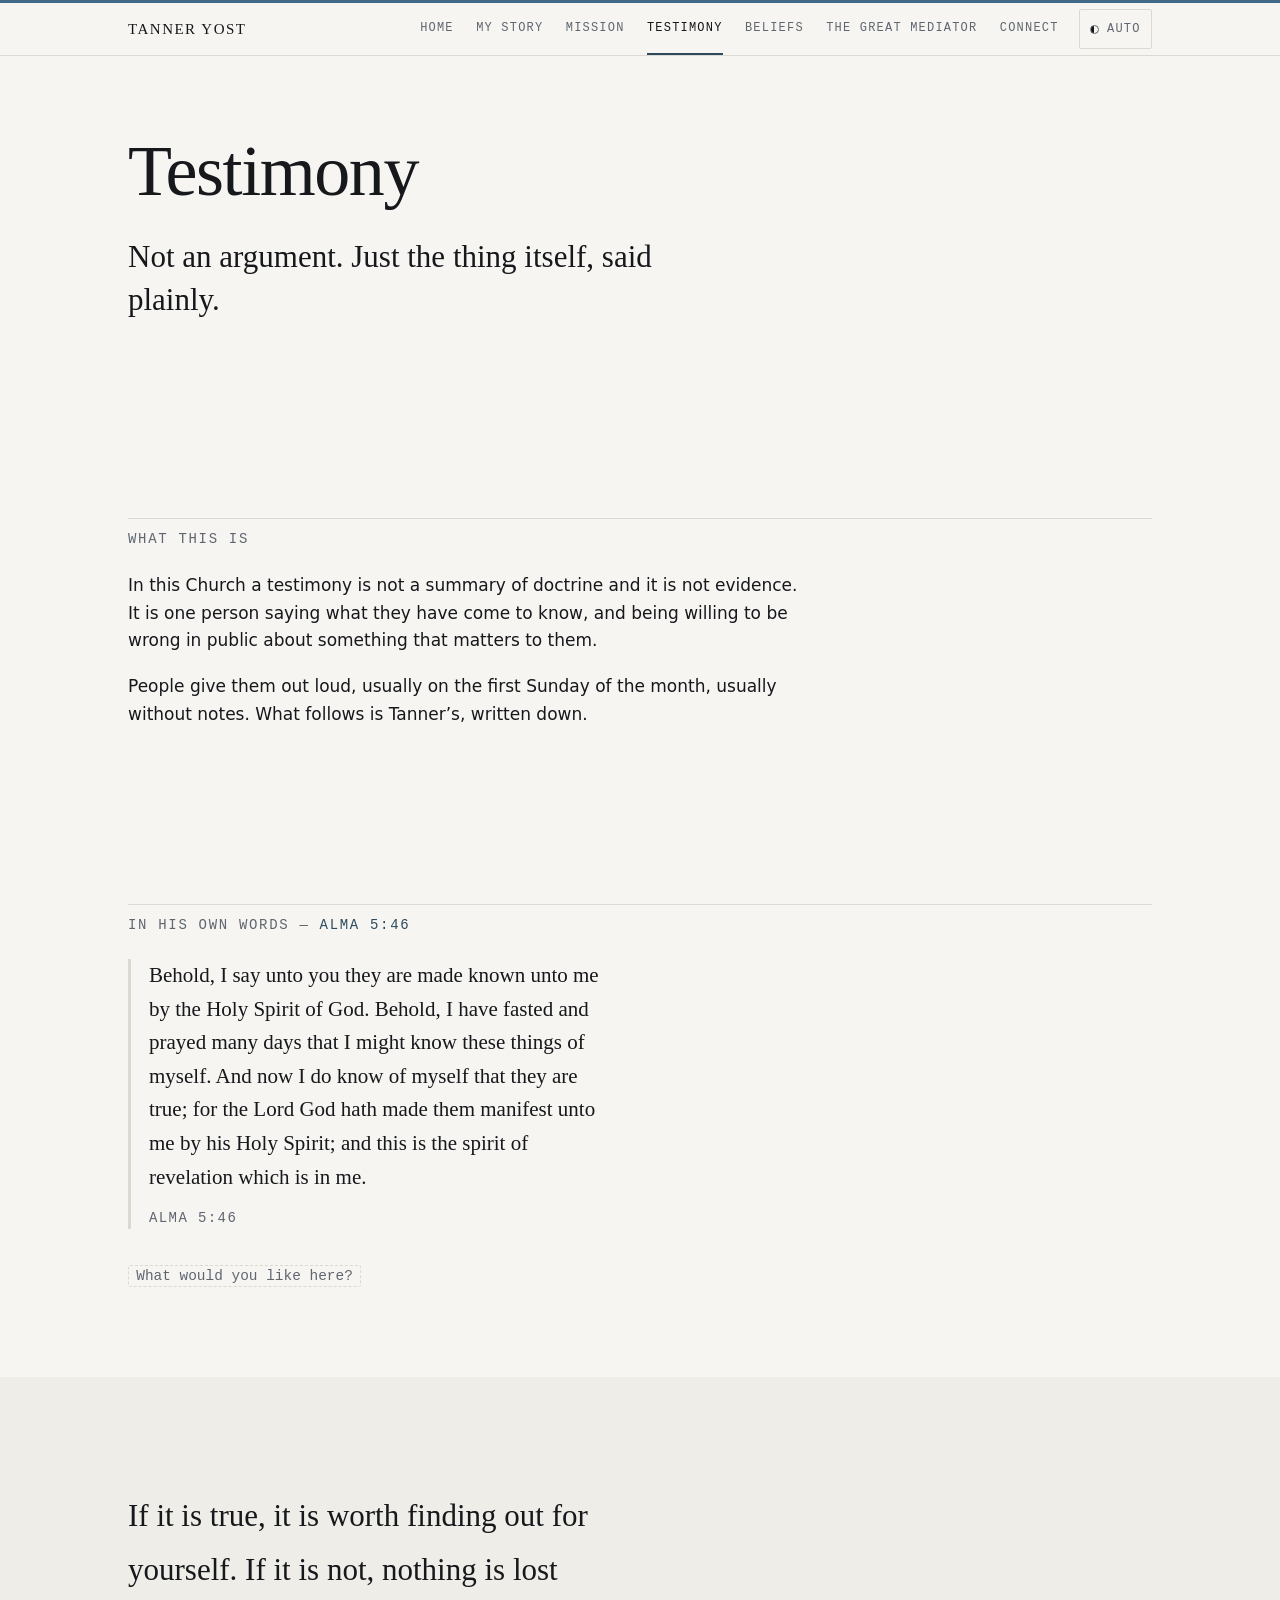
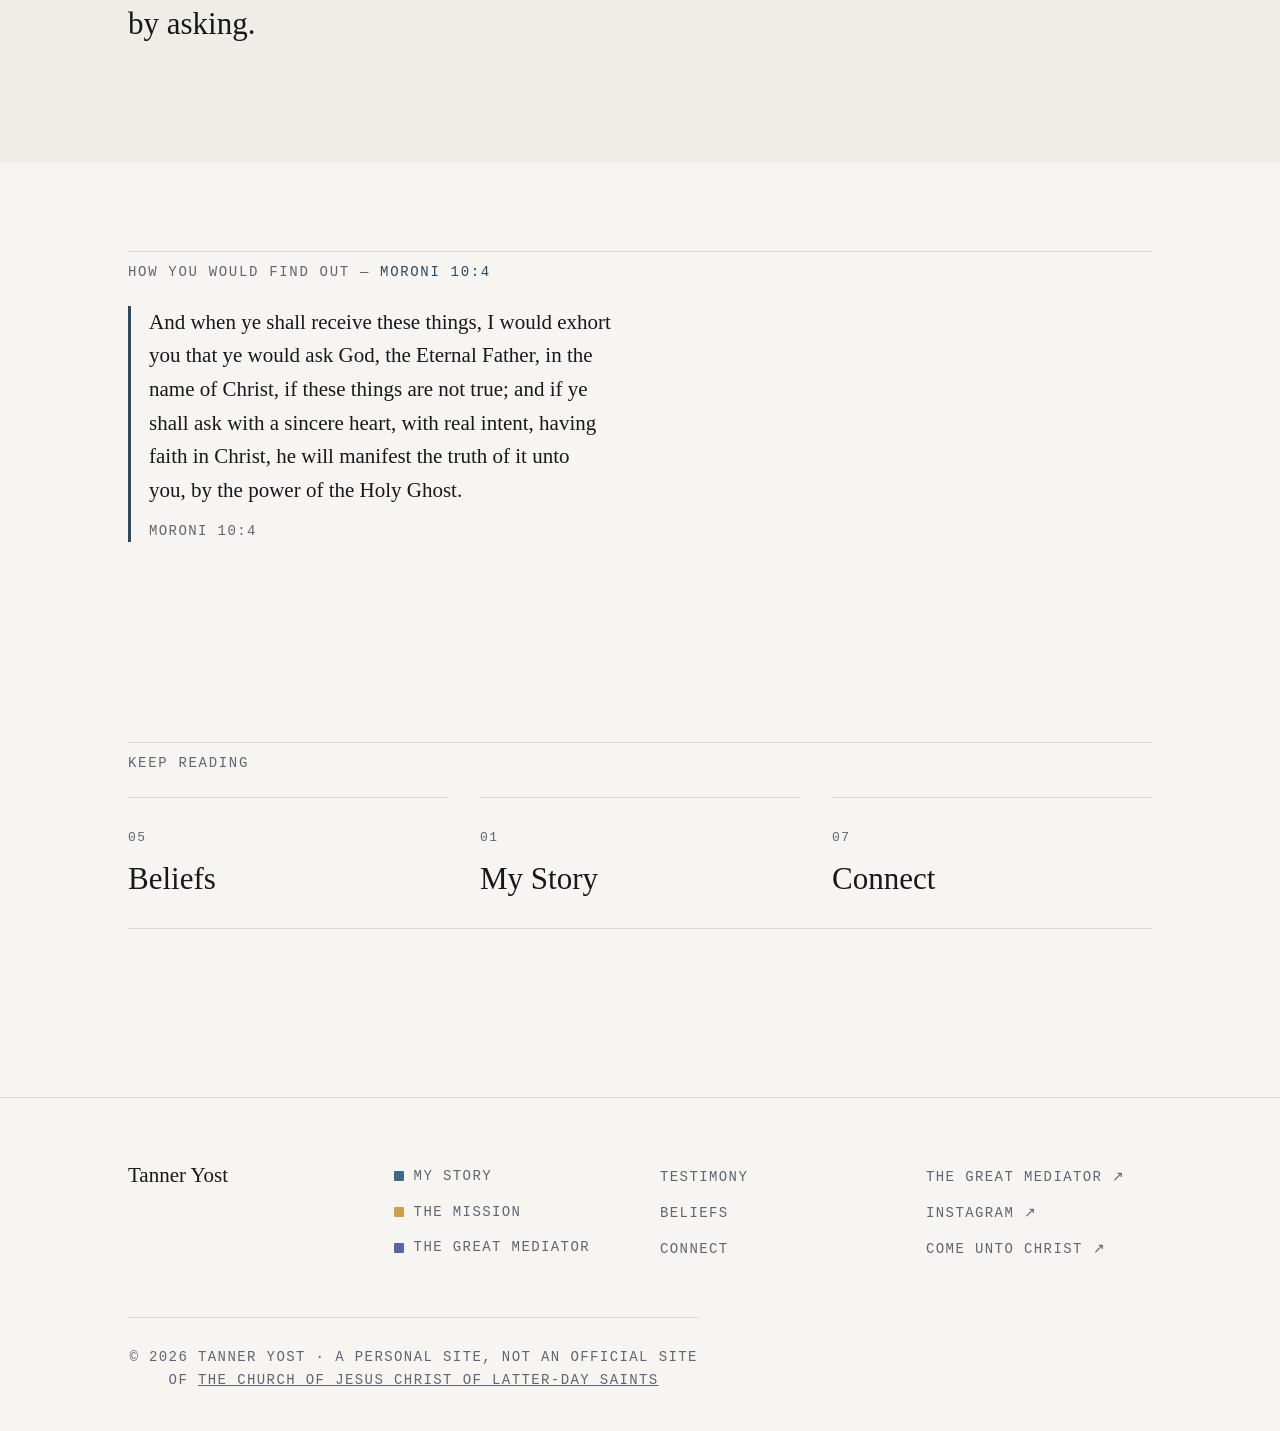
<file: testimony.html>
<!DOCTYPE html>
<html lang="en">
<head>
<meta charset="utf-8">
<meta name="viewport" content="width=device-width, initial-scale=1">
<title>Testimony | Tanner Yost</title>
<meta name="description" content="Tanner Yost's testimony of Jesus Christ, the Restoration, and the Book of Mormon — in his own words.">
<link rel="canonical" href="https://tanneryost.com/testimony.html">
<meta property="og:type" content="article">
<meta property="og:url" content="https://tanneryost.com/testimony.html">
<meta property="og:title" content="Testimony | Tanner Yost">
<meta property="og:description" content="What he actually believes, and why.">
<meta property="og:image" content="https://tanneryost.com/assets/img/tanner-portrait.jpg">
<meta property="og:image:alt" content="Tanner Yost on the grounds of the Rexburg Idaho Temple.">
<meta name="twitter:card" content="summary_large_image">
<link rel="stylesheet" href="assets/css/site.css">
<script>
/* Applies a saved theme before first paint. Must stay inline and synchronous —
   an external file would let the page paint the wrong theme for a frame. */
try{var t=localStorage.getItem('theme');if(t==='light'||t==='dark')document.documentElement.setAttribute('data-theme',t);}catch(e){}
</script>
<script>
/* Arms the scroll reveal AND its safety net. `js` is what lets the CSS hide
   [data-reveal]; if reveal.js never initialises, this load handler strips it
   again so no content can stay invisible. Net first, class second — always. */
window.addEventListener('load',function(){if(document.documentElement.getAttribute('data-reveal-ready')!=='1')document.documentElement.classList.remove('js');});
document.documentElement.className+=' js';
</script>
<script src="assets/js/theme.js" defer></script>
<script src="assets/js/reveal.js" defer></script>
</head>
<body data-page="testimony">
<a class="skip" href="#main">Skip to content</a>

<header class="site-header">
  <div class="wrap nav-inner">
    <a class="brand" href="index.html">Tanner Yost</a>
    <div class="nav-right">
      <nav aria-label="Primary">
        <ul class="nav-links">
          <li><a href="index.html">Home</a></li>
          <li><a href="story.html">My Story</a></li>
          <li><a href="mission.html">Mission</a></li>
          <li><a href="testimony.html" aria-current="page">Testimony</a></li>
          <li><a href="beliefs.html">Beliefs</a></li>
          <li><a href="mediator.html">The Great Mediator</a></li>
          <li><a href="connect.html">Connect</a></li>
        </ul>
      </nav>
      <button id="theme-toggle" class="theme-toggle" type="button" hidden
              aria-label="Colour theme: Auto. Activate to change.">
        <span class="theme-dot" aria-hidden="true"></span><span class="theme-name">Auto</span>
      </button>
    </div>
  </div>
</header>

<main id="main">

  <div class="wrap masthead">
    <h1 style="font-size:var(--step-4); line-height:1.08; max-width:14ch;">Testimony</h1>
    <p class="lede" style="margin-top:1.5rem; max-width:36ch;">Not an argument. Just the thing itself, said plainly.</p>
  </div>

  <!-- The quietest page on the site by design: one column, no accent colour, no
       portrait, no index. If you are tempted to add a pull quote or a card grid
       here, don't. The restraint is the point. -->
  <section class="wrap" aria-labelledby="what-h">
    <h2 class="eyebrow" id="what-h">What this is</h2>
    <div style="max-width:62ch;">
      <p>In this Church a testimony is not a summary of doctrine and it is not evidence. It is one person saying what they have come to know, and being willing to be wrong in public about something that matters to them.</p>
      <p>People give them out loud, usually on the first Sunday of the month, usually without notes. What follows is Tanner&rsquo;s, written down.</p>
    </div>
  </section>

  <section class="wrap" aria-labelledby="testimony-h">
    <h2 class="eyebrow" id="testimony-h">In his own words <span class="ref">Alma 5:46</span></h2>
    <div style="max-width:62ch;" data-reveal>
      <blockquote class="verse" style="border-left-color:var(--border);">
        <p>Behold, I say unto you they are made known unto me by the Holy Spirit of God. Behold, I have fasted and prayed many days that I might know these things of myself. And now I do know of myself that they are true; for the Lord God hath made them manifest unto me by his Holy Spirit; and this is the spirit of revelation which is in me.</p>
        <cite>Alma 5:46</cite>
      </blockquote>
      <p style="margin-top:2rem;"><span class="todo">What would you like here?</span></p>
    </div>
  </section>

  <div class="band-quiet full-bleed">
    <div class="wrap">
      <p>If it is true, it is worth finding out for yourself. If it is not, nothing is lost by asking.</p>
    </div>
  </div>

  <section class="wrap" aria-labelledby="ask-h">
    <h2 class="eyebrow" id="ask-h">How you would find out <span class="ref">Moroni 10:4</span></h2>
    <div style="max-width:62ch;">
      <blockquote class="verse">
        <p>And when ye shall receive these things, I would exhort you that ye would ask God, the Eternal Father, in the name of Christ, if these things are not true; and if ye shall ask with a sincere heart, with real intent, having faith in Christ, he will manifest the truth of it unto you, by the power of the Holy Ghost.</p>
        <cite>Moroni 10:4</cite>
      </blockquote>
    </div>
  </section>

  <section class="wrap" aria-labelledby="next-h">
    <h2 class="eyebrow" id="next-h">Keep reading</h2>
    <div class="cross">
      <a href="beliefs.html">
        <span class="n">05</span>
        <span class="name">Beliefs</span>
      </a>
      <a href="story.html">
        <span class="n">01</span>
        <span class="name">My Story</span>
      </a>
      <a href="connect.html">
        <span class="n">07</span>
        <span class="name">Connect</span>
      </a>
    </div>
  </section>

</main>

<footer class="site-footer">
  <div class="wrap">
    <div class="footer-grid">
      <div>
        <h2>Tanner Yost</h2>
      </div>
      <div>
        <ul>
          <li><a href="story.html"><span class="swatch sw-self"></span>My Story</a></li>
          <li><a href="mission.html"><span class="swatch sw-mission"></span>The Mission</a></li>
          <li><a href="mediator.html"><span class="swatch sw-mediator"></span>The Great Mediator</a></li>
        </ul>
      </div>
      <div>
        <ul>
          <li><a href="testimony.html">Testimony</a></li>
          <li><a href="beliefs.html">Beliefs</a></li>
          <li><a href="connect.html">Connect</a></li>
        </ul>
      </div>
      <div>
        <ul>
          <li><a href="https://www.instagram.com/thegreatmediator/" rel="me noopener">The Great Mediator &#8599;</a></li>
          <li><a href="https://www.instagram.com/tanner_yost21/" rel="me noopener">Instagram &#8599;</a></li>
          <li><a href="https://www.churchofjesuschrist.org/comeuntochrist" rel="noopener">Come unto Christ &#8599;</a></li>
        </ul>
      </div>
    </div>
    <p class="colophon">&copy; 2026 Tanner Yost &middot; A personal site, not an official site of <a href="https://www.churchofjesuschrist.org/" rel="noopener">The Church of Jesus Christ of Latter-day Saints</a></p>
  </div>
</footer>

</body>
</html>
</file>
<file: assets/css/site.css>
/* ============================================================================
   tanneryost.com — site styles
   Hand-written. No framework, no build step, no npm. Works offline.

   ANTI-DRIFT RULES — these are what separate this from a generic template.
   If any one of them lapses, the design collapses. Do not "improve" them away.
     1. Body copy is NEVER a serif. The serif is display and scripture only.
     2. Nothing is centered except the footer bottom line and the placeholders.
     3. No border-radius above 2px. No exceptions on this site.
     4. No box-shadow as decoration. Depth comes from 1px borders and one
        offset frame. The inset bars on hover are structure, not shadow.
     5. No gradients. Not one.
     6. Display serif is always weight 400. Never bold. Bold serif at display
        size is what makes a site look like a 2009 blog.
     7. The mono voice carries SCRIPTURE REFERENCES, not decoration. If a mono
        label is not a reference, a date, or a section name, it should not be
        mono. This is the site's whole typographic conceit — protect it.
     8. Scripture wording is NEVER altered, and always carries its reference.
        Quoting part of a verse is fine — changing a word inside it is not.
        Every verse on this site was checked against churchofjesuschrist.org
        before launch. Check any new one the same way; do not quote from
        memory. Memory is exactly how "And I would not that ye think" became
        "I would not that ye should think" in an early draft of story.html.

   TWO DELIBERATE, BOUNDED EXCEPTIONS TO THE "NO DEPENDENCIES" RULE:
     a. assets/js/reveal.js adds one scroll reveal. Content is VISIBLE BY
        DEFAULT — only `.js [data-reveal]` hides, so a visitor without JS
        loses nothing. See the safety net in each page's <head>.
     b. Instagram's embed.js loads on mediator.html and mission.html ONLY.
        Every other page stays fully offline-capable. The bare <blockquote>
        is styled to read as a finished link card if the script never loads.
   ========================================================================= */

/* ---------- tokens ------------------------------------------------------ */

:root {
  --bg: #F7F5F1;
  --surface: #FFFFFF;
  --ink: #16181C;
  --ink-muted: #5F6670;
  --border: #DCD9D2;
  --graphite: #1F2A33;
  --graphite-ink: #F1EFE9;
  --quiet-bg: #EFEDE7;

  /* Temple blue. The default accent, used on every page that is about Tanner
     himself rather than about one of the two named efforts. */
  --accent: #2C4A5E;
  --accent-fill: #3F6A86;
  --accent-tint: rgba(63, 106, 134, .08);

  --font-display: ui-serif, "Iowan Old Style", "Palatino Linotype", Palatino,
                  "Book Antiqua", "Hoefler Text", Georgia, "Times New Roman", serif;
  --font-body: system-ui, -apple-system, "Segoe UI", Roboto, "Helvetica Neue",
               "Noto Sans", Arial, sans-serif;
  --font-mono: ui-monospace, SFMono-Regular, "SF Mono", Menlo, Consolas,
               "Liberation Mono", monospace;

  --step--1: .875rem;      /* references and meta. 14px, not 13 — this size
                              carries most of the page's structure. */
  --step-0: 1.0625rem;
  --step-1: 1.3125rem;
  --step-2: clamp(1.5rem, 1.15rem + 1.4vw, 1.9375rem);
  --step-3: clamp(1.9375rem, 1.35rem + 2.4vw, 2.75rem);
  --step-4: clamp(2.5rem, 1.4rem + 4.6vw, 4.5rem);

  --gutter: clamp(20px, 5vw, 48px);
  --measure: 68ch;
  --radius: 2px;
}

/* SECTION-ACCENT LAW — one mechanism, zero exceptions.
   --accent-fill is the raw hex. It may ONLY be a <=4px rule, a <=12px swatch,
   or an inset hover bar. Never text, never a button, never a large panel.
   --accent is the darkened AA-safe variant and is the ONLY one allowed to
   carry colour in text. Naming them this way makes the contrast-failing
   colour awkward to reach for by accident.
   Only two classes, deliberately — Tanner has one message, not a portfolio.
   They go on <body> for a page, and on .idx-row for a single row. */
.t-mission  { --accent: #7A5A20; --accent-fill: #C9A24A;
              --accent-tint: rgba(201, 162, 74, .12); }
.t-mediator { --accent: #3D4278; --accent-fill: #5C63A8;
              --accent-tint: rgba(92, 99, 168, .10); }

/* ---------- dark theme -------------------------------------------------- *
 * Three states, driven by data-theme on <html>:
 *   absent          follow the operating system  (the default)
 *   "light"         forced light, even if the OS says dark
 *   "dark"          forced dark,  even if the OS says light
 *
 * The dark declarations are deliberately written TWICE — once inside the media
 * query for visitors following their OS, once for visitors who picked dark from
 * the toggle. CSS cannot share one block between a media query and an attribute
 * selector, and light-dark() would silently blank the whole palette on older
 * browsers, which is a worse failure than duplication. KEEP THE TWO IN SYNC.
 * ------------------------------------------------------------------------ */

:root { color-scheme: light; }
:root[data-theme="light"] { color-scheme: light; }

@media (prefers-color-scheme: dark) {
  :root:not([data-theme="light"]) {
    color-scheme: dark;
    --bg: #111417;
    --surface: #191D21;
    --ink: #E9ECEF;
    --ink-muted: #98A0A8;
    /* Must stay this light. The entire structure of this site is 1px rules;
       anything darker makes the page look like it failed to load. */
    --border: #3A4149;
    --quiet-bg: #171A1D;
    --accent: #8FB6CE;
    --accent-tint: rgba(143, 182, 206, .16);
  }
  /* Tints are re-tuned for dark: the light-mode 8-12% alpha is a ~2% lift on
     #111417 and vanishes entirely. */
  :root:not([data-theme="light"]) .t-mission  { --accent: #DDBB6A; --accent-tint: rgba(221, 187, 106, .16); }
  :root:not([data-theme="light"]) .t-mediator { --accent: #A2A8E4; --accent-tint: rgba(162, 168, 228, .16); }
}

:root[data-theme="dark"] {
  color-scheme: dark;
  --bg: #111417;
  --surface: #191D21;
  --ink: #E9ECEF;
  --ink-muted: #98A0A8;
  --border: #3A4149;
  --quiet-bg: #171A1D;
  --accent: #8FB6CE;
  --accent-tint: rgba(143, 182, 206, .16);
}
:root[data-theme="dark"] .t-mission  { --accent: #DDBB6A; --accent-tint: rgba(221, 187, 106, .16); }
:root[data-theme="dark"] .t-mediator { --accent: #A2A8E4; --accent-tint: rgba(162, 168, 228, .16); }

/* ---------- base -------------------------------------------------------- */

*, *::before, *::after { box-sizing: border-box; }

html, body { overflow-x: clip; }

body {
  margin: 0;
  background: var(--bg);
  color: var(--ink);
  font-family: var(--font-body);
  font-size: var(--step-0);
  line-height: 1.62;
  -webkit-font-smoothing: antialiased;
  text-rendering: optimizeLegibility;
}

img, svg, video { max-width: 100%; height: auto; display: block; }

/* Every grid/flex child holding text needs this or long words force overflow. */
.grid > *, .flex > * { min-width: 0; }

a { color: var(--accent); }

:focus-visible {
  outline: 2px solid var(--accent);
  outline-offset: 3px;
}

.skip {
  position: absolute; left: -9999px; top: 0;
  background: var(--surface); color: var(--ink);
  padding: .75rem 1rem; z-index: 100;
  font-family: var(--font-mono); font-size: var(--step--1);
}
.skip:focus { left: 0; }

.sr-only {
  position: absolute; width: 1px; height: 1px;
  padding: 0; margin: -1px; overflow: hidden;
  clip: rect(0 0 0 0); white-space: nowrap; border: 0;
}

/* ---------- typography -------------------------------------------------- */

h1, h2 {
  font-family: var(--font-display);
  font-weight: 400;                 /* never bold — see anti-drift rule 6 */
  margin: 0;
}
h1 { font-size: var(--step-3); line-height: 1.15; letter-spacing: -.02em; }
h2 { font-size: var(--step-2); line-height: 1.25; letter-spacing: -.01em; }
h3 {
  font-family: var(--font-body);
  font-weight: 600;
  font-size: var(--step-1);
  line-height: 1.35;
  margin: 0;
}

p { margin: 0 0 1.1em; max-width: var(--measure); }
p:last-child { margin-bottom: 0; }

.lede {
  font-family: var(--font-display);
  font-size: var(--step-2);
  line-height: 1.4;
  max-width: 34ch;
}

/* The section label. Mono caps over a hairline — the same fixture on every
   page, so a reader always knows where a section begins. */
.eyebrow {
  font-family: var(--font-mono);
  font-size: var(--step--1);
  text-transform: uppercase;
  letter-spacing: .12em;
  color: var(--ink-muted);
  margin: 0 0 1.5rem;
  padding-top: 12px;
  border-top: 1px solid var(--border);
}

/* A scripture reference riding on the section label. This is the site's
   signature move — where Sai's dossier numbered its figures, this one cites
   chapter and verse. Tabular numerals so a column of references aligns. */
.eyebrow .ref {
  color: var(--accent);
  font-variant-numeric: tabular-nums;
}
.eyebrow .ref::before { content: " \2014  "; color: var(--ink-muted); }

.meta {
  font-family: var(--font-mono);
  font-size: var(--step--1);
  text-transform: uppercase;
  letter-spacing: .08em;
  color: var(--ink-muted);
  font-variant-numeric: tabular-nums;   /* dates align like a printed record */
  margin: 0;
}
.meta li { display: inline; }
.meta li + li::before { content: " | "; opacity: .55; }
ul.meta { list-style: none; padding: 0; }

/* An empty slot, asking to be filled. Unresolved facts ship as a visible
   prompt — never as plausible invention. Nothing about Tanner is guessed on
   his behalf; the page simply says the space is his.
   Sentence case, not caps: this is a question to the owner of the site, and
   a question set in shouting capitals reads as an error message.
   Find them all with:  grep -rn 'class="todo"' *.html   */
.todo {
  font-family: var(--font-mono);
  font-size: .85em;
  color: var(--ink-muted);
  border: 1px dashed var(--border);
  border-radius: var(--radius);
  padding: .15em .5em;
  white-space: normal;
  /* Many of these sit inside .meta / .caption / .chapter-when / .idx-when,
     which are uppercase with open tracking. Without these two resets the
     prompt inherits that and starts SHOUTING AT THE OWNER OF THE SITE. */
  text-transform: none;
  letter-spacing: 0;
}

/* ---------- scripture --------------------------------------------------- */

/* A quoted verse. Serif, hanging opening quote, reference always attached.
   Used inline in the flow of a page; the graphite band handles the loud ones. */
.verse {
  font-family: var(--font-display);
  font-size: var(--step-1);
  line-height: 1.6;
  max-width: 46ch;
  margin: 0 0 1.5rem;
  padding-left: 18px;
  border-left: 3px solid var(--accent);
}
.verse p { margin: 0 0 .6em; max-width: none; font-family: inherit; }
.verse cite {
  display: block;
  font-family: var(--font-mono);
  font-style: normal;
  font-size: var(--step--1);
  text-transform: uppercase;
  letter-spacing: .1em;
  color: var(--ink-muted);
  font-variant-numeric: tabular-nums;
  margin-top: .75rem;
}

/* ---------- layout ------------------------------------------------------ */

.wrap {
  max-width: 1120px;
  margin-inline: auto;
  padding-inline: var(--gutter);
}

section { padding-block: clamp(3rem, 7vw, 5.5rem); }

.grid {
  display: grid;
  grid-template-columns: repeat(12, 1fr);
  gap: clamp(1.5rem, 4vw, 3rem);
}
@media (max-width: 899px) {
  .grid { grid-template-columns: 1fr; }
  .grid > * { grid-column: auto !important; }
}

.full-bleed {
  width: 100vw;
  margin-left: 50%;
  transform: translateX(-50%);
}

/* ---------- header / nav ------------------------------------------------ */

.site-header {
  position: sticky;
  top: 0;
  z-index: 50;
  background: var(--bg);
  border-bottom: 1px solid var(--border);
}

/* The accent stripe. Solid --accent-fill, taking whichever section colour the
   page carries. No gradient — see anti-drift rule 5. */
.site-header::before {
  content: "";
  display: block;
  height: 3px;
  background: var(--accent-fill);
}

.nav-inner {
  display: flex;
  flex-wrap: wrap;
  align-items: center;
  justify-content: space-between;
  gap: 0 1.5rem;
}

.brand {
  font-family: var(--font-display);
  font-size: .9375rem;
  text-transform: uppercase;
  letter-spacing: .1em;
  color: var(--ink);
  text-decoration: none;
  padding-block: .875rem;
}

/* Seven links on a seven-page site never needed a disclosure. A wrapping flex
   row removes the JS, the overlay edge cases, and the empty-accessible-name
   bug that a checkbox-under-an-aria-hidden-label pattern would introduce. */
.nav-links {
  display: flex;
  flex-wrap: wrap;
  list-style: none;
  margin: 0;
  padding: 0;
  gap: 0 clamp(.75rem, 1.8vw, 1.4rem);
}
.nav-links a {
  display: block;
  font-family: var(--font-mono);
  font-size: .75rem;
  text-transform: uppercase;
  letter-spacing: .1em;
  color: var(--ink-muted);
  text-decoration: none;
  padding-block: .875rem;          /* 14px + 14px + line-height => 44px target */
  transition: color 100ms ease;
}
.nav-links a:hover { color: var(--ink); }
.nav-links a[aria-current="page"] {
  color: var(--ink);
  box-shadow: 0 2px 0 var(--accent);   /* --accent (text-safe), never --accent-fill */
}

.nav-right {
  display: flex;
  align-items: center;
  flex-wrap: wrap;
  gap: 0 clamp(.75rem, 2vw, 1.25rem);
}

/* Theme toggle. Mono uppercase like everything else in the chrome, so it reads
   as one more printed label rather than a widget bolted on. It ships with the
   [hidden] attribute and theme.js removes it, so a visitor with JS disabled
   never sees a dead control — they just get their OS preference. */
.theme-toggle {
  font-family: var(--font-mono);
  font-size: .75rem;
  text-transform: uppercase;
  letter-spacing: .1em;
  color: var(--ink-muted);
  background: none;
  border: 1px solid var(--border);
  border-radius: var(--radius);
  padding: .5rem .65rem;
  min-height: 40px;
  cursor: pointer;
  display: inline-flex;
  align-items: center;
  gap: .5rem;
  transition: color 100ms ease, border-color 100ms ease;
}
.theme-toggle:hover { color: var(--ink); border-color: var(--ink-muted); }
.theme-toggle[hidden] { display: none; }

.theme-dot {
  width: 9px;
  height: 9px;
  flex: none;
  border-radius: 50%;
  border: 1px solid var(--ink-muted);
  background: var(--ink);
}
/* Auto shows a half-filled dot: the site is deferring to the OS, not asserting
   a colour of its own. */
.theme-toggle[data-state="auto"] .theme-dot {
  background: linear-gradient(90deg, var(--ink) 0 50%, transparent 50% 100%);
}
.theme-toggle[data-state="light"] .theme-dot { background: transparent; }

@media (max-width: 720px) {
  .nav-inner { gap: 0; }
  .brand { width: 100%; padding-bottom: .35rem; }
  .nav-right { width: 100%; padding-bottom: .5rem; }
  .nav-links { width: 100%; }
}

/* ---------- masthead ---------------------------------------------------- */

.masthead { padding-block: clamp(2.5rem, 6vw, 6rem) clamp(3rem, 7vw, 5.5rem); }
.masthead .lede { max-width: 32ch; margin-bottom: 1.25rem; }

.facets {
  font-family: var(--font-mono);
  font-size: var(--step--1);
  text-transform: uppercase;
  letter-spacing: .1em;
  color: var(--ink-muted);
  margin: .9rem 0 1.6rem;
}

.motto {
  font-family: var(--font-display);
  font-style: italic;
  font-size: var(--step-1);
  line-height: 1.45;
  border-left: 3px solid var(--accent);
  padding-left: 16px;
  margin: 0 0 1.75rem;
  max-width: 40ch;
}

.linkrow {
  display: flex;
  flex-wrap: wrap;
  gap: 0 1.5rem;
  list-style: none;
  margin: 0;
  padding: 0;
  font-family: var(--font-mono);
  font-size: var(--step--1);
  text-transform: uppercase;
  letter-spacing: .1em;
}
.linkrow a { color: var(--ink); text-decoration: none; border-bottom: 1px solid var(--accent); padding-bottom: 2px; }
.linkrow a:hover { border-bottom-width: 2px; }

/* Portrait with a letterpress-style offset frame. This is the one offset
   element on the site (anti-drift rule 4 permits exactly this). */
/* The frame anchors to a wrapper around the image only. Anchoring it to the
   <figure> would stretch it around the caption as well. */
.portrait-frame { position: relative; }
.portrait img {
  width: 100%;
  aspect-ratio: 4 / 5;
  object-fit: cover;
  object-position: 50% 28%;      /* keeps the eyeline in the upper third */
  border: 1px solid var(--border);
  border-radius: var(--radius);
}
@media (min-width: 900px) {
  .portrait-frame::before {
    content: "";
    position: absolute;
    inset: 20px -20px -20px 20px;
    border: 1px solid var(--border);
    border-radius: var(--radius);
    z-index: -1;
  }
}
/* The source portrait is vertical. A 3:2 mobile crop would slice a band out of
   the middle of his face, so mobile squares off instead of going landscape. */
@media (max-width: 899px) {
  .portrait img { aspect-ratio: 1 / 1; object-position: 50% 30%; }
}

/* A wide figure for landscape photographs — the same letterpress offset frame
   as the portrait, at 3:2. Group shots and buildings belong here; forcing them
   into the 4:5 .portrait slot crops the people at the edges straight out. */
.feature { margin: 0; }
.feature-frame { position: relative; }
.feature img {
  width: 100%;
  aspect-ratio: 3 / 2;
  object-fit: cover;
  border: 1px solid var(--border);
  border-radius: var(--radius);
}
@media (min-width: 900px) {
  .feature-frame::before {
    content: "";
    position: absolute;
    inset: 20px -20px -20px 20px;
    border: 1px solid var(--border);
    border-radius: var(--radius);
    z-index: -1;
  }
}

.caption {
  font-family: var(--font-mono);
  font-size: var(--step--1);
  text-transform: uppercase;
  letter-spacing: .1em;
  color: var(--ink-muted);
  border-top: 1px solid var(--border);
  padding-top: 8px;
  margin-top: 10px;
}

/* ---------- photo placeholders ------------------------------------------ *
 * Tanner's Instagram is 100% video reels — there is not one photograph to
 * work from, and the reel thumbnails are 360x640 and mostly other people's
 * copyrighted media. So every image slot ships as a labelled, correctly
 * proportioned frame instead of a stock photo standing in for a real person.
 * It is honest, it holds the exact layout the photo will occupy, and it tells
 * whoever is filling it in precisely what to supply.
 * Delete the .ph block and drop in an <img> — the geometry is already right.
 * ----------------------------------------------------------------------- */
.ph {
  border: 1px dashed var(--border);
  border-radius: var(--radius);
  background: var(--quiet-bg);
  display: grid;
  place-items: center;
  padding: 1.5rem;
  text-align: center;
  aspect-ratio: 4 / 5;
}
.ph span {
  font-family: var(--font-mono);
  font-size: var(--step--1);
  color: var(--ink-muted);
  max-width: 26ch;
  line-height: 1.7;
}
.ph--wide { aspect-ratio: 3 / 2; }
.ph--square { aspect-ratio: 1 / 1; }
@media (max-width: 899px) {
  .portrait .ph { aspect-ratio: 1 / 1; }
}

/* ---------- the index (the home centrepiece) ---------------------------- */
/* Not cards. A printed index. Cards are the failure state. */

.idx { border-bottom: 1px solid var(--border); }

.idx-row {
  display: grid;
  grid-template-columns: 3.5rem 1fr auto;
  gap: 0 1.5rem;
  align-items: baseline;
  padding: 2rem 1.25rem 2rem 0;
  border-top: 1px solid var(--border);
  text-decoration: none;
  color: inherit;
  background: transparent;
  transition: background-color 120ms ease;
}
.idx-num {
  font-family: var(--font-mono);
  font-size: .8125rem;
  letter-spacing: .12em;
  color: var(--ink-muted);
  font-variant-numeric: tabular-nums;
}
.idx-name {
  font-family: var(--font-display);
  font-size: var(--step-3);
  line-height: 1.15;
  letter-spacing: -.02em;
  display: block;
}
.idx-tag {
  font-family: var(--font-mono);
  font-size: var(--step--1);
  text-transform: uppercase;
  letter-spacing: .1em;
  color: var(--ink-muted);
  display: block;
  margin: .4rem 0 .6rem;
}
.idx-desc { margin: 0; max-width: 46ch; }
.idx-when {
  font-family: var(--font-mono);
  font-size: var(--step--1);
  text-transform: uppercase;
  letter-spacing: .08em;
  color: var(--ink-muted);
  text-align: right;
  font-variant-numeric: tabular-nums;
  white-space: nowrap;
}

.idx-row:hover, .idx-row:focus-visible {
  background: var(--accent-tint);                              /* fallback */
  background: color-mix(in srgb, var(--accent-fill) 8%, transparent);
  box-shadow: inset 3px 0 0 var(--accent-fill);
}
@media (prefers-color-scheme: dark) {
  :root:not([data-theme="light"]) .idx-row:hover,
  :root:not([data-theme="light"]) .idx-row:focus-visible {
    background: var(--accent-tint);
    background: color-mix(in srgb, var(--accent-fill) 16%, transparent);
  }
}
:root[data-theme="dark"] .idx-row:hover,
:root[data-theme="dark"] .idx-row:focus-visible {
  background: var(--accent-tint);
  background: color-mix(in srgb, var(--accent-fill) 16%, transparent);
}
.idx-row:hover .idx-num, .idx-row:focus-visible .idx-num { color: var(--accent); }

@media (max-width: 639px) {
  .idx-row { grid-template-columns: 1fr; padding-right: .5rem; }
  .idx-when { text-align: left; margin-top: .75rem; }
  .idx-num { margin-bottom: .35rem; }
}

/* ---------- bands ------------------------------------------------------- */

/* The loud band: graphite, a verse or a line of his own, an attribution. */
.band-quote {
  background: var(--graphite);
  color: var(--graphite-ink);
  padding-block: clamp(3.5rem, 8vw, 6rem);
}
.band-quote blockquote {
  margin: 0;
  font-family: var(--font-display);
  font-size: var(--step-3);
  line-height: 1.35;
  max-width: 24em;
  text-indent: -.42em;              /* hanging opening quote */
}
.band-quote .after {
  font-family: var(--font-body);
  font-size: var(--step-1);
  line-height: 1.55;
  max-width: 46ch;
  margin-top: 1.5rem;
  color: #D2D6DA;
}
.band-quote .attrib {
  font-family: var(--font-mono);
  font-size: var(--step--1);
  text-transform: uppercase;
  letter-spacing: .1em;
  color: #A3ABB2;
  margin-top: 2rem;
  font-variant-numeric: tabular-nums;
}

/* THE QUIET BAND — one section per page where the system deliberately stops.
   No accent colour, no mono, no reference, no motion, longer leading. On a
   site about faith, a room with nothing in it does more work than another
   label would. Do not add a rule, a heading, or a caption to this. That is
   the entire point. */
.band-quiet {
  background: var(--quiet-bg);
  padding-block: clamp(4rem, 9vw, 7rem);
}
.band-quiet p {
  font-family: var(--font-display);
  font-size: var(--step-2);
  line-height: 1.75;
  max-width: 30ch;
  margin: 0;
}

/* ---------- chapters (the My Story spine) ------------------------------- */

.chapters { counter-reset: ch; margin: 0; padding: 0; list-style: none; }
.chapter {
  border-top: 1px solid var(--border);
  padding-block: clamp(2.25rem, 5vw, 3.5rem);
}
.chapter:last-child { border-bottom: 1px solid var(--border); }
.chapter-head {
  display: grid;
  grid-template-columns: 3.5rem 1fr;
  gap: 0 1.5rem;
  align-items: baseline;
  margin-bottom: 1.5rem;
}
.chapter-n {
  font-family: var(--font-mono);
  font-size: .8125rem;
  letter-spacing: .12em;
  color: var(--accent);
  font-variant-numeric: tabular-nums;
}
.chapter h2 { font-size: var(--step-3); line-height: 1.15; }
.chapter-when {
  font-family: var(--font-mono);
  font-size: var(--step--1);
  text-transform: uppercase;
  letter-spacing: .1em;
  color: var(--ink-muted);
  font-variant-numeric: tabular-nums;
  margin-top: .5rem;
}
.chapter-body { padding-left: 5rem; }
@media (max-width: 639px) {
  .chapter-head { grid-template-columns: 1fr; gap: .35rem; }
  .chapter-body { padding-left: 0; }
}

/* ---------- ledgers, lists, cards --------------------------------------- */

.ledger { list-style: none; margin: 0; padding: 0; border-bottom: 1px solid var(--border); }
.ledger li {
  display: grid;
  grid-template-columns: 2.5rem 1fr;
  gap: 0 1.25rem;
  align-items: baseline;
  border-top: 1px solid var(--border);
  padding-block: 20px;
}
.ledger .n {
  font-family: var(--font-mono);
  font-size: .8125rem;
  letter-spacing: .12em;
  color: var(--accent);
  font-variant-numeric: tabular-nums;
}
.ledger .t { font-family: var(--font-display); font-size: var(--step-1); line-height: 1.4; }

.roles { list-style: none; margin: 0; padding: 0; border-bottom: 1px solid var(--border); }
.roles > li { border-top: 1px solid var(--border); padding-block: 1.75rem; }
.roles h3 { margin-bottom: .35rem; }
.roles .meta { margin-bottom: .9rem; }
.roles ul { margin: .75rem 0 0; padding-left: 1.1rem; }
.roles ul li { margin-bottom: .35rem; max-width: var(--measure); }

/* A record of plain facts — mission dates, areas, callings. Two columns of
   key/value separated by hairlines, so an unfilled row is obvious. */
.facts { margin: 0; border-bottom: 1px solid var(--border); }
.facts > div {
  display: grid;
  grid-template-columns: 11rem 1fr;
  gap: 0 1.5rem;
  align-items: baseline;
  border-top: 1px solid var(--border);
  padding-block: 1.1rem;
}
.facts dt {
  font-family: var(--font-mono);
  font-size: var(--step--1);
  text-transform: uppercase;
  letter-spacing: .1em;
  color: var(--ink-muted);
}
.facts dd { margin: 0; font-family: var(--font-display); font-size: var(--step-1); }
@media (max-width: 559px) {
  .facts > div { grid-template-columns: 1fr; gap: .4rem; }
}

.cards {
  display: grid;
  grid-template-columns: repeat(auto-fit, minmax(240px, 1fr));
  gap: 1.25rem;
  list-style: none;
  margin: 0;
  padding: 0;
}
.cards li {
  background: var(--accent-tint);
  border: 1px solid var(--border);
  border-radius: var(--radius);
  padding: 1.5rem;
}
.cards h3 {
  font-family: var(--font-mono);
  font-size: var(--step--1);
  font-weight: 400;
  text-transform: uppercase;
  letter-spacing: .1em;
  color: var(--accent);
  margin-bottom: .6rem;
}
.cards p { font-size: var(--step-0); }

/* ---------- the invitation ---------------------------------------------- *
 * The one place on the site that asks the reader to do something. It is a
 * list of doors, not a marketing panel — every row goes to the Church's own
 * site, never to a form of ours. Nothing here collects anything.
 * ----------------------------------------------------------------------- */
.invite { list-style: none; margin: 0; padding: 0; border-bottom: 1px solid var(--border); }
.invite li { border-top: 1px solid var(--border); }
.invite a {
  display: grid;
  grid-template-columns: 1fr auto;
  gap: 0 1.5rem;
  align-items: baseline;
  padding: 1.5rem .75rem 1.5rem 0;
  text-decoration: none;
  color: inherit;
  transition: background-color 120ms ease;
}
.invite a:hover, .invite a:focus-visible {
  background: var(--accent-tint);
  box-shadow: inset 3px 0 0 var(--accent-fill);
}
.invite .what { font-family: var(--font-display); font-size: var(--step-2); display: block; }
.invite .why { display: block; margin-top: .4rem; color: var(--ink-muted); max-width: 52ch; }
.invite .go {
  font-family: var(--font-mono);
  font-size: var(--step--1);
  text-transform: uppercase;
  letter-spacing: .1em;
  color: var(--ink-muted);
  white-space: nowrap;
}
.invite a:hover .go, .invite a:focus-visible .go { color: var(--accent); }
@media (max-width: 639px) {
  .invite a { grid-template-columns: 1fr; }
  .invite .go { margin-top: .75rem; }
}

/* ---------- the Rexburg invitation -------------------------------------- *
 * Deliberately NOT a row in .invite. Every list up there promises that each
 * link goes to the Church's own site and that nothing collects your details;
 * this one opens a Messenger group chat run by people locally. Keeping it in
 * its own block is what keeps that promise true.
 * ------------------------------------------------------------------------ */
.cta {
  border: 1px solid var(--border);
  border-left: 3px solid var(--accent-fill);   /* <=4px rule: allowed use of --accent-fill */
  border-radius: var(--radius);
  background: var(--accent-tint);
  padding: clamp(1.5rem, 4vw, 2.25rem);
  max-width: 44rem;
}
.cta h2 { font-size: var(--step-2); margin-bottom: .6rem; }
.cta p { margin: 0 0 1.4rem; max-width: 46ch; }
.cta-go {
  display: inline-flex;
  align-items: center;
  min-height: 44px;                 /* touch target */
  font-family: var(--font-mono);
  font-size: var(--step--1);
  text-transform: uppercase;
  letter-spacing: .1em;
  color: var(--ink);
  text-decoration: none;
  border-bottom: 2px solid var(--accent);
}
.cta-go:hover, .cta-go:focus-visible { color: var(--accent); }

/* ---------- instagram embeds -------------------------------------------- *
 * Loaded on mediator.html and mission.html only. Two things matter here:
 *   1. The bare <blockquote class="instagram-media"> must look finished on its
 *      own. If a visitor blocks scripts, or Instagram is down, or the post is
 *      deleted, they get a real card with a working link — not a broken box.
 *   2. When embed.js DOES run it rewrites the blockquote with its own inline
 *      styles and an iframe. Inline styles beat these class selectors, so the
 *      handover happens on its own with nothing to coordinate.
 * ----------------------------------------------------------------------- */
.ig-grid {
  display: grid;
  grid-template-columns: repeat(auto-fit, minmax(300px, 1fr));
  gap: 1.5rem;
  align-items: start;
}
.instagram-media {
  margin: 0 !important;
  min-width: 0 !important;
  max-width: 100% !important;
  background: var(--surface);
  border: 1px solid var(--border);
  border-radius: var(--radius);
  padding: 1.5rem;
}
.instagram-media a {
  font-family: var(--font-mono);
  font-size: var(--step--1);
  text-transform: uppercase;
  letter-spacing: .1em;
  color: var(--accent);
  text-decoration: none;
  border-bottom: 1px solid var(--accent);
}

/* ---------- profiles / contact ------------------------------------------ */

.contact-list { list-style: none; margin: 0; padding: 0; border-bottom: 1px solid var(--border); }
.contact-list li { border-top: 1px solid var(--border); padding-block: 1.5rem; display: grid; grid-template-columns: 8rem 1fr; gap: 0 1.5rem; align-items: baseline; }
.contact-list dt, .contact-list .k {
  font-family: var(--font-mono);
  font-size: var(--step--1);
  text-transform: uppercase;
  letter-spacing: .1em;
  color: var(--ink-muted);
}
.contact-list .v { font-family: var(--font-display); font-size: var(--step-1); }
.contact-list .v a { text-decoration: none; border-bottom: 1px solid var(--accent); }
.contact-list .note { display: block; font-family: var(--font-body); font-size: var(--step-0); color: var(--ink-muted); margin-top: .4rem; max-width: 46ch; }
@media (max-width: 559px) {
  .contact-list li { grid-template-columns: 1fr; gap: .4rem; }
}

/* ---------- cross-index ------------------------------------------------- */

.cross { display: grid; grid-template-columns: repeat(auto-fit, minmax(260px, 1fr)); gap: 0 2rem; border-bottom: 1px solid var(--border); }
.cross a {
  display: block;
  padding: 1.5rem 0;
  border-top: 1px solid var(--border);
  text-decoration: none;
  color: inherit;
}
.cross .n { font-family: var(--font-mono); font-size: .8125rem; letter-spacing: .12em; color: var(--ink-muted); }
.cross .name { font-family: var(--font-display); font-size: var(--step-2); display: block; margin-top: .3rem; }
.cross a:hover .name { color: var(--accent); }

/* ---------- footer ------------------------------------------------------ */

.site-footer {
  border-top: 1px solid var(--border);
  padding-block: 4rem 2.5rem;
  margin-top: clamp(3rem, 7vw, 5rem);
}
.footer-grid {
  display: grid;
  grid-template-columns: repeat(auto-fit, minmax(220px, 1fr));
  gap: 2.5rem;
}
.footer-grid h2 {
  font-family: var(--font-display);
  font-size: var(--step-1);
  letter-spacing: 0;
  margin-bottom: .35rem;
}
.footer-grid ul { list-style: none; margin: 0; padding: 0; }
.footer-grid li { margin-bottom: .5rem; }
.footer-grid a {
  font-family: var(--font-mono);
  font-size: var(--step--1);
  text-transform: uppercase;
  letter-spacing: .1em;
  color: var(--ink-muted);
  text-decoration: none;
  display: inline-flex;
  align-items: center;
  gap: .6rem;
}
.footer-grid a:hover { color: var(--ink); }

.swatch {
  width: 10px;
  height: 10px;
  flex: none;
  border-radius: 1px;
  display: inline-block;
}
.sw-self { background: #3F6A86; }
.sw-mission { background: #C9A24A; }
.sw-mediator { background: #5C63A8; }

.colophon {
  font-family: var(--font-mono);
  font-size: var(--step--1);
  text-transform: uppercase;
  letter-spacing: .1em;
  color: var(--ink-muted);
  text-align: center;         /* one of the two centered things on the site */
  border-top: 1px solid var(--border);
  margin-top: 3rem;
  padding-top: 1.75rem;
}
.colophon a { color: inherit; }

/* ---------- motion ------------------------------------------------------ *
 * The one animation on the site. Content is VISIBLE BY DEFAULT: the rule below
 * only bites once an inline <head> script has added `.js` to <html>, and that
 * script also arms a load-event safety net that strips `.js` again if
 * reveal.js never initialises. A visitor with JS off, or on a flaky
 * connection, sees the whole page — they just see it without the fade.
 * ----------------------------------------------------------------------- */

.js [data-reveal] {
  opacity: 0;
  transform: translateY(14px);
}
.js [data-reveal].is-in {
  opacity: 1;
  transform: none;
  transition: opacity 450ms ease, transform 450ms cubic-bezier(.2, .6, .2, 1);
}

@media (prefers-reduced-motion: reduce) {
  *, *::before, *::after {
    animation-duration: .001ms !important;
    transition-duration: .001ms !important;
    scroll-behavior: auto !important;
  }
  /* Belt and braces: reveal.js already skips the observer entirely under
     reduced motion, but if it never runs, nothing may stay hidden. */
  .js [data-reveal] { opacity: 1; transform: none; }
}
</file>
